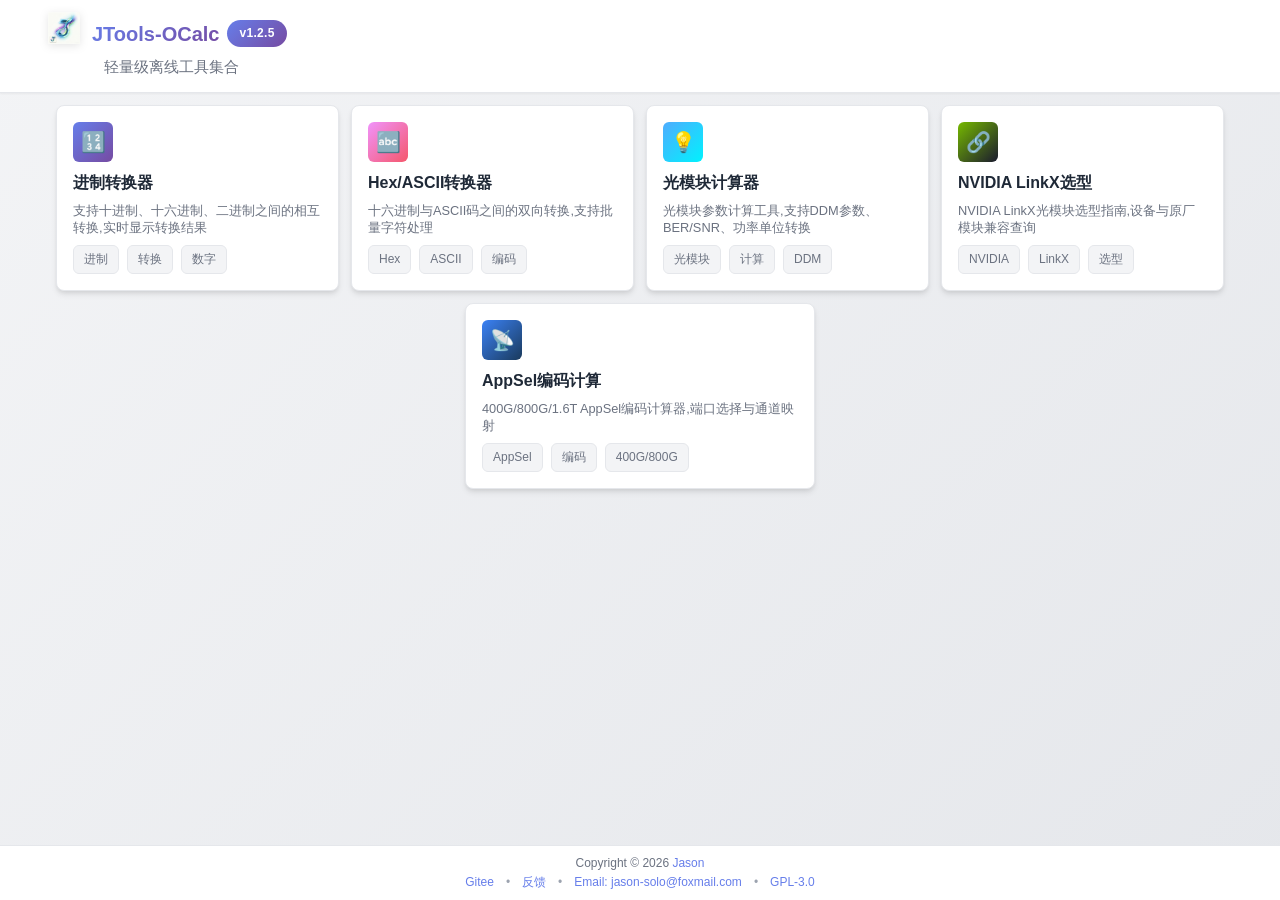
<file: index.html>
<!DOCTYPE html>
<html lang="zh-CN">
<head>
    <meta charset="UTF-8">
    <meta name="viewport" content="width=device-width, initial-scale=1.0">
    <meta http-equiv="refresh" content="0; url=home/index.html">
    <title>JTools-OCalc - 个人工具箱</title>
    <link rel="icon" href="assets/JTools-light.ico" type="image/x-icon">
    <style>
        body {
            font-family: -apple-system, BlinkMacSystemFont, 'Segoe UI', Roboto, Oxygen, Ubuntu, Cantarell, sans-serif;
            display: flex;
            justify-content: center;
            align-items: center;
            height: 100vh;
            margin: 0;
            background: linear-gradient(135deg, #667eea 0%, #764ba2 100%);
            color: white;
        }
        .container {
            text-align: center;
            padding: 2rem;
        }
        h1 {
            font-size: 2rem;
            margin-bottom: 1rem;
        }
        p {
            font-size: 1rem;
            opacity: 0.9;
        }
        a {
            color: white;
            text-decoration: underline;
        }
    </style>
</head>
<body>
    <div class="container">
        <h1>🧰 JTools-OCalc</h1>
        <p>正在跳转到主页...</p>
        <p>如果没有自动跳转,请 <a href="home/index.html">点击这里</a></p>
    </div>
    <script>
        // 确保重定向
        window.location.href = 'home/index.html';
    </script>
</body>
</html>
</file>
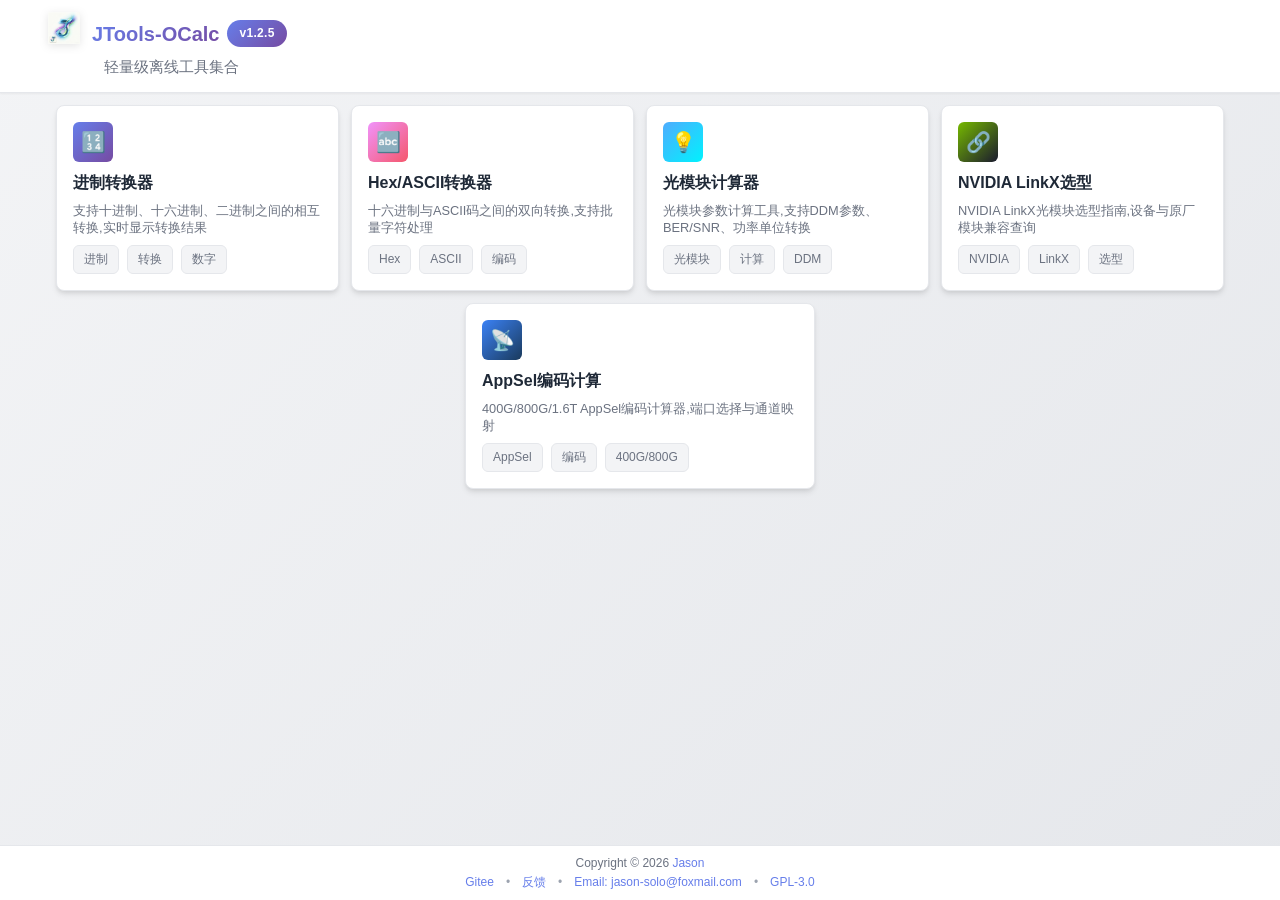
<file: home/index.html>
<!DOCTYPE html>
<html lang="zh-CN">
<head>
    <meta charset="UTF-8">
    <meta name="viewport" content="width=device-width, initial-scale=1.0">
    <title>JTools-OCalc - 个人工具箱</title>
    <link rel="stylesheet" href="style.css">
    <link rel="icon" href="../assets/JTools-light.ico" type="image/x-icon">
</head>
<body>
    <div class="app-container">
        <!-- 头部导航 -->
        <header class="app-header">
            <div class="header-content">
                <div class="logo-section">
                    <div class="logo-icon"><img src="../assets/JTools-light.png" alt="JTools-OCalc" style="height:32px;width:32px;"></div>
                    <div class="logo-text">
                        <h1>JTools-OCalc</h1>
                        <span class="version-badge">v1.2.3</span>
                    </div>
                </div>
                <div class="header-subtitle">轻量级离线工具集合</div>
            </div>
        </header>

        <!-- 主内容区 -->
        <main class="app-main">
            <div class="container">
                <!-- 工具网格 -->
                <div class="tools-grid" id="toolsGrid">
                    <!-- 工具卡片将由JavaScript动态生成 -->
                </div>
            </div>
        </main>

        <!-- 页脚 -->
    </div>
    <script src="../assets/config.js"></script>
    <script src="../assets/footer.js"></script>
    <script src="main.js"></script>
</body>
</html>
</file>
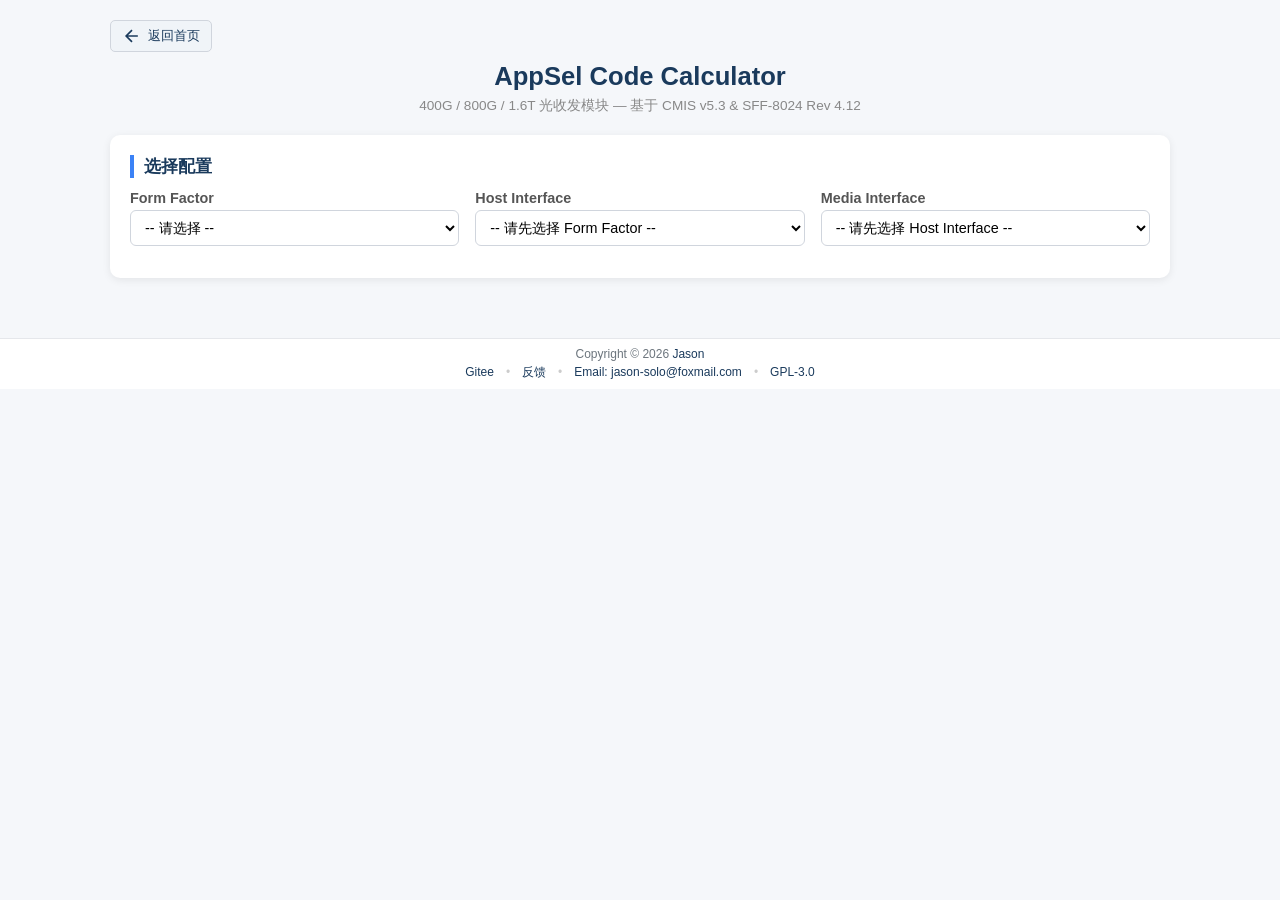
<file: appsel-code-calculator/appsel-code-calculator.html>
<!DOCTYPE html>
<html lang="zh-CN">
<head>
<meta charset="UTF-8">
<meta name="viewport" content="width=device-width, initial-scale=1.0">
<title>AppSel Code Calculator - 400G/800G/1.6T</title>
<style>
* { margin: 0; padding: 0; box-sizing: border-box; }
body { font-family: "Microsoft YaHei", "Segoe UI", sans-serif; background: #f5f7fa; color: #333; min-height: 100vh; }
.container { max-width: 1100px; margin: 0 auto; padding: 20px; }
h1 { text-align: center; font-size: 1.6em; margin-bottom: 6px; color: #1a3a5c; }
.subtitle { text-align: center; font-size: 0.85em; color: #888; margin-bottom: 20px; }
.card { background: #fff; border-radius: 10px; box-shadow: 0 2px 8px rgba(0,0,0,0.08); padding: 20px; margin-bottom: 16px; }
.card-title { font-size: 1.05em; font-weight: 700; color: #1a3a5c; margin-bottom: 12px; border-left: 4px solid #3b82f6; padding-left: 10px; }
.selector-row { display: flex; gap: 16px; flex-wrap: wrap; margin-bottom: 12px; }
.selector-group { flex: 1; min-width: 200px; }
.selector-group label { display: block; font-weight: 600; font-size: 0.9em; margin-bottom: 4px; color: #555; }
select { width: 100%; padding: 8px 10px; border: 1px solid #d0d5dd; border-radius: 6px; font-size: 0.9em; background: #fff; cursor: pointer; }
select:focus { outline: none; border-color: #3b82f6; box-shadow: 0 0 0 2px rgba(59,130,246,0.15); }
table { width: 100%; border-collapse: collapse; font-size: 0.85em; }
th { background: #1a3a5c; color: #fff; padding: 8px 6px; text-align: left; font-weight: 600; }
td { padding: 7px 6px; border-bottom: 1px solid #e8ecf2; }
tr:nth-child(even) td { background: #f8fafd; }
tr:hover td { background: #eef2ff; }
.mono { font-family: "Consolas", "Courier New", monospace; }
.compat-note { font-size: 0.82em; color: #666; margin-top: 8px; padding: 8px; background: #fffbe6; border-radius: 6px; border: 1px solid #f0e0a0; }
.compat-note strong { color: #b45309; }
.section-desc { font-size: 0.82em; color: #888; margin-bottom: 10px; }
.back-button { display: inline-flex; align-items: center; gap: .35rem; padding: .3rem .7rem; background: #f0f4f8; color: #1a3a5c; text-decoration: none; border-radius: 5px; font-size: .82rem; font-weight: 500; transition: all .2s; border: 1px solid #d0d5dd; margin-bottom: 10px; }
.back-button:hover { background: #3b82f6; color: #fff; border-color: #3b82f6; transform: translateX(-2px); }
.app-footer{background:#fff;border-top:1px solid #e5e7eb;padding:.5rem 0;margin-top:1.5rem;text-align:center}
.app-footer .footer-content{max-width:1100px;margin:0 auto;padding:0 20px}
.app-footer p{color:#6c757d;font-size:.75rem;margin:0}
.app-footer a{color:#1a3a5c;text-decoration:none;font-weight:500}
.app-footer a:hover{text-decoration:underline}
.app-footer .footer-links{display:flex;justify-content:center;align-items:center;gap:.75rem;flex-wrap:wrap;margin-top:.2rem}
.app-footer .separator{color:#ccc}
@media(max-width:768px){
.container{padding:12px}
.card{padding:12px}
h1{font-size:1.2em}
table{font-size:.72em}
th,td{padding:4px 3px}
.card-title{font-size:.92em}
}
.table-wrap{overflow-x:auto;-webkit-overflow-scrolling:touch}
</style>
</head>
<body>
<div class="container">
<a href="../home/index.html" class="back-button">
<svg width="20" height="20" viewBox="0 0 24 24" fill="none" stroke="currentColor" stroke-width="2"><path d="M19 12H5M12 19l-7-7 7-7"/></svg>
<span>返回首页</span>
</a>
<h1>AppSel Code Calculator</h1>
<p class="subtitle">400G / 800G / 1.6T 光收发模块 — 基于 CMIS v5.3 &amp; SFF-8024 Rev 4.12</p>

<div class="card">
<div class="card-title">选择配置</div>
<div class="selector-row">
<div class="selector-group">
<label for="sel-ff">Form Factor</label>
<select id="sel-ff"><option value="">-- 请选择 --</option></select>
</div>
<div class="selector-group">
<label for="sel-host">Host Interface</label>
<select id="sel-host"><option value="">-- 请先选择 Form Factor --</option></select>
</div>
<div class="selector-group">
<label for="sel-media">Media Interface</label>
<select id="sel-media"><option value="">-- 请先选择 Host Interface --</option></select>
</div>
<div class="selector-group" id="ib-lane-group" style="display:none;">
<label for="sel-ib-lanes">IB Host Lane数</label>
<select id="sel-ib-lanes">
<option value="1">1 lane</option>
<option value="2">2 lanes</option>
<option value="4">4 lanes</option>
<option value="8">8 lanes</option>
</select>
</div>
</div>
</div>

<div class="card" id="descriptor-card" style="display:none;">
<div class="card-title">Application Descriptor 字节详情</div>
<p class="section-desc">5字节 Application Descriptor 结构（CMIS Table 6-1）</p>
<div class="table-wrap">
<table>
<thead><tr><th>字节</th><th>位</th><th>名称</th><th>值 (Hex)</th><th>值 (Bin)</th><th>说明</th></tr></thead>
<tbody id="descriptor-tbody"></tbody>
</table>
</div>
</div>

<div class="card" id="compat-card" style="display:none;">
<div class="card-title">兼容性校验</div>
<div id="compat-info"></div>
</div>
</div>

<script>
const HOST_INTERFACES = [
  { id: 0x0A, name: "50GAUI-1 C2M", rate: 53.13, lanes: 1, laneRate: 26.5625, type: "ETH" },
  { id: 0x0D, name: "100GAUI-2 C2M", rate: 106.25, lanes: 2, laneRate: 26.5625, type: "ETH" },
  { id: 0x4B, name: "100GAUI-1-S C2M", rate: 106.25, lanes: 1, laneRate: 53.125, type: "ETH" },
  { id: 0x4C, name: "100GAUI-1-L C2M", rate: 106.25, lanes: 1, laneRate: 53.125, type: "ETH" },
  { id: 0x0F, name: "200GAUI-4 C2M", rate: 212.50, lanes: 4, laneRate: 26.5625, type: "ETH" },
  { id: 0x4D, name: "200GAUI-2-S C2M", rate: 212.50, lanes: 2, laneRate: 53.125, type: "ETH" },
  { id: 0x4E, name: "200GAUI-2-L C2M", rate: 212.50, lanes: 2, laneRate: 53.125, type: "ETH" },
  { id: 0x80, name: "200GAUI-1", rate: 212.50, lanes: 1, laneRate: 106.25, type: "ETH" },
  { id: 0x11, name: "400GAUI-8 C2M", rate: 425.00, lanes: 8, laneRate: 26.5625, type: "ETH" },
  { id: 0x4F, name: "400GAUI-4-S C2M", rate: 425.00, lanes: 4, laneRate: 53.125, type: "ETH" },
  { id: 0x50, name: "400GAUI-4-L C2M", rate: 425.00, lanes: 4, laneRate: 53.125, type: "ETH" },
  { id: 0x81, name: "400GAUI-2", rate: 425.00, lanes: 2, laneRate: 106.25, type: "ETH" },
  { id: 0x51, name: "800GAUI-8-S C2M", rate: 850.00, lanes: 8, laneRate: 53.125, type: "ETH" },
  { id: 0x52, name: "800GAUI-8-L C2M", rate: 850.00, lanes: 8, laneRate: 53.125, type: "ETH" },
  { id: 0x82, name: "800GAUI-4", rate: 850.00, lanes: 4, laneRate: 106.25, type: "ETH" },
  { id: 0x83, name: "1.6TAUI-8", rate: 1700.00, lanes: 8, laneRate: 106.25, type: "ETH" },
  { id: 0x31, name: "IB HDR", rate: 53.13, lanes: 12, laneRate: 26.5625, type: "IB", configurableLanes: true },
  { id: 0x32, name: "IB NDR", rate: 106.25, lanes: 12, laneRate: 53.125, type: "IB", configurableLanes: true },
  { id: 0xA0, name: "IB XDR", rate: 0, lanes: 8, laneRate: 106.25, type: "IB", configurableLanes: true }
];

const MEDIA_INTERFACES_MMF = [
  { id: 0x07, name: "50GBASE-SR", rate: 53.13, lanes: 1, laneRate: 26.5625, dist: "100m", fiber: "MMF" },
  { id: 0x0C, name: "100GBASE-SR2", rate: 106.25, lanes: 2, laneRate: 26.5625, dist: "100m", fiber: "MMF" },
  { id: 0x0D, name: "100GBASE-SR1", rate: 106.25, lanes: 1, laneRate: 53.125, dist: "100m", fiber: "MMF" },
  { id: 0x1D, name: "100GBASE-VR1", rate: 106.25, lanes: 1, laneRate: 53.125, dist: "50m", fiber: "MMF" },
  { id: 0x0E, name: "200GBASE-SR4", rate: 212.50, lanes: 4, laneRate: 26.5625, dist: "100m", fiber: "MMF" },
  { id: 0x1B, name: "200GBASE-SR2", rate: 212.50, lanes: 2, laneRate: 53.125, dist: "100m", fiber: "MMF" },
  { id: 0x1E, name: "200GBASE-VR2", rate: 212.50, lanes: 2, laneRate: 53.125, dist: "50m", fiber: "MMF" },
  { id: 0x10, name: "400GBASE-SR8", rate: 425.00, lanes: 8, laneRate: 26.5625, dist: "100m", fiber: "MMF" },
  { id: 0x11, name: "400GBASE-SR4", rate: 425.00, lanes: 4, laneRate: 53.125, dist: "100m", fiber: "MMF" },
  { id: 0x1F, name: "400GBASE-VR4", rate: 425.00, lanes: 4, laneRate: 53.125, dist: "50m", fiber: "MMF" },
  { id: 0x12, name: "800GBASE-SR8", rate: 850.00, lanes: 8, laneRate: 53.125, dist: "100m", fiber: "MMF" },
  { id: 0x20, name: "800GBASE-VR8", rate: 850.00, lanes: 8, laneRate: 53.125, dist: "50m", fiber: "MMF" }
];

const MEDIA_INTERFACES_SMF = [
  { id: 0x0B, name: "50GBASE-FR", rate: 53.13, lanes: 1, laneRate: 26.5625, dist: "2km", fiber: "SMF" },
  { id: 0x0C, name: "50GBASE-LR", rate: 53.13, lanes: 1, laneRate: 26.5625, dist: "10km", fiber: "SMF" },
  { id: 0x14, name: "100GBASE-DR", rate: 106.25, lanes: 1, laneRate: 53.125, dist: "500m", fiber: "SMF" },
  { id: 0x15, name: "100GBASE-FR", rate: 106.25, lanes: 1, laneRate: 53.125, dist: "2km", fiber: "SMF" },
  { id: 0x16, name: "100GBASE-LR", rate: 106.25, lanes: 1, laneRate: 53.125, dist: "10km", fiber: "SMF" },
  { id: 0x4A, name: "100G-LR1-20", rate: 106.25, lanes: 1, laneRate: 53.125, dist: "20km", fiber: "SMF" },
  { id: 0x17, name: "200GBASE-DR4", rate: 212.50, lanes: 4, laneRate: 26.5625, dist: "500m", fiber: "SMF" },
  { id: 0x18, name: "200GBASE-FR4", rate: 212.50, lanes: 4, laneRate: 26.5625, dist: "2km", fiber: "SMF" },
  { id: 0x19, name: "200GBASE-LR4", rate: 212.50, lanes: 4, laneRate: 26.5625, dist: "10km", fiber: "SMF" },
  { id: 0x73, name: "200GBASE-DR1", rate: 212.50, lanes: 1, laneRate: 106.25, dist: "500m", fiber: "SMF" },
  { id: 0x74, name: "200GBASE-DR1-2", rate: 212.50, lanes: 1, laneRate: 113.4375, dist: "2km", fiber: "SMF" },
  { id: 0x1A, name: "400GBASE-FR8", rate: 425.00, lanes: 8, laneRate: 26.5625, dist: "2km", fiber: "SMF" },
  { id: 0x1B, name: "400GBASE-LR8", rate: 425.00, lanes: 8, laneRate: 26.5625, dist: "10km", fiber: "SMF" },
  { id: 0x1C, name: "400GBASE-DR4", rate: 425.00, lanes: 4, laneRate: 53.125, dist: "500m", fiber: "SMF" },
  { id: 0x55, name: "400GBASE-DR4-2", rate: 425.00, lanes: 4, laneRate: 53.125, dist: "2km", fiber: "SMF" },
  { id: 0x75, name: "400GBASE-DR2", rate: 425.00, lanes: 2, laneRate: 106.25, dist: "500m", fiber: "SMF" },
  { id: 0x76, name: "400GBASE-DR2-2", rate: 425.00, lanes: 2, laneRate: 113.4375, dist: "2km", fiber: "SMF" },
  { id: 0x1D, name: "400GBASE-FR4", rate: 425.00, lanes: 4, laneRate: 53.125, dist: "2km", fiber: "SMF" },
  { id: 0x1E, name: "400G-LR4-10", rate: 425.00, lanes: 4, laneRate: 53.125, dist: "10km", fiber: "SMF" },
  { id: 0x56, name: "800GBASE-DR8", rate: 850.00, lanes: 8, laneRate: 53.125, dist: "500m", fiber: "SMF" },
  { id: 0x57, name: "800GBASE-DR8-2", rate: 850.00, lanes: 8, laneRate: 53.125, dist: "2km", fiber: "SMF" },
  { id: 0x77, name: "800GBASE-DR4", rate: 850.00, lanes: 4, laneRate: 106.25, dist: "500m", fiber: "SMF" },
  { id: 0x78, name: "800GBASE-DR4-2", rate: 850.00, lanes: 4, laneRate: 113.4375, dist: "2km", fiber: "SMF" },
  { id: 0x79, name: "800GBASE-FR4-500", rate: 850.00, lanes: 4, laneRate: 106.25, dist: "500m", fiber: "SMF" },
  { id: 0x7A, name: "800GBASE-FR4", rate: 850.00, lanes: 4, laneRate: 113.4375, dist: "2km", fiber: "SMF" },
  { id: 0x7B, name: "800GBASE-LR4", rate: 850.00, lanes: 4, laneRate: 113.4375, dist: "10km", fiber: "SMF" },
  { id: 0x7F, name: "1.6TBASE-DR8", rate: 1700.00, lanes: 8, laneRate: 106.25, dist: "500m", fiber: "SMF" },
  { id: 0x80, name: "1.6TBASE-DR8-2", rate: 1700.00, lanes: 8, laneRate: 113.4375, dist: "2km", fiber: "SMF" }
];

const ALL_MEDIA = [...MEDIA_INTERFACES_MMF, ...MEDIA_INTERFACES_SMF];

const FORM_FACTORS = [
  { name: "QSFP112", maxLanes: 4, desc: "4 lanes" },
  { name: "QSFPDD", maxLanes: 8, desc: "8 lanes" },
  { name: "OSFP",   maxLanes: 8, desc: "8 lanes" }
];

function hex2(n) { return "0x" + n.toString(16).toUpperCase().padStart(2, "0"); }
function bin8(n) { return "0b" + n.toString(2).padStart(8, "0"); }
function hexByte(n) { return n.toString(16).toUpperCase().padStart(2, "0") + "h"; }

function getLaneAssignmentOptions(groupLanes, ffMaxLanes) {
  const numGroups = ffMaxLanes / groupLanes;
  let val = 0;
  for (let i = 0; i < numGroups; i++) {
    val |= (1 << (i * groupLanes));
  }
  return val;
}

function getMediaTypeByte(mediaIf) {
  if (mediaIf.fiber === "MMF") return 0x01;
  if (mediaIf.fiber === "SMF") return 0x02;
  return 0x00;
}

const selFF = document.getElementById("sel-ff");
const selHost = document.getElementById("sel-host");
const selMedia = document.getElementById("sel-media");
const selIbLanes = document.getElementById("sel-ib-lanes");
const ibLaneGroup = document.getElementById("ib-lane-group");

FORM_FACTORS.forEach(ff => {
  const opt = document.createElement("option");
  opt.value = ff.name;
  opt.textContent = ff.name + " (" + ff.desc + ")";
  selFF.appendChild(opt);
});

selFF.addEventListener("change", function() {
  const ffName = selFF.value;
  selHost.innerHTML = "";
  selMedia.innerHTML = '<option value="">-- 请先选择 Host Interface --</option>';
  if (!ffName) {
    selHost.innerHTML = '<option value="">-- 请先选择 Form Factor --</option>';
    hideResults();
    return;
  }
  const ff = FORM_FACTORS.find(f => f.name === ffName);
  selHost.innerHTML = '<option value="">-- 请选择 --</option>';
  HOST_INTERFACES.filter(h => h.configurableLanes || h.lanes <= ff.maxLanes).forEach(h => {
    const opt = document.createElement("option");
    opt.value = h.id;
    const tag = h.type === "IB" ? "[IB]" : "[ETH]";
    const laneInfo = h.configurableLanes ? "1/2/4/8/12 lanes" : (h.lanes + " lanes");
    opt.textContent = hex2(h.id) + " " + h.name + " " + tag + " (" + laneInfo + ", " + h.rate + " Gb/s)";
    selHost.appendChild(opt);
  });
  hideResults();
});

selHost.addEventListener("change", function() {
  const hostId = parseInt(selHost.value);
  selMedia.innerHTML = "";
  if (!hostId) {
    selMedia.innerHTML = '<option value="">-- 请先选择 Host Interface --</option>';
    hideResults();
    return;
  }
  const host = HOST_INTERFACES.find(h => h.id === hostId);
  const ff = FORM_FACTORS.find(f => f.name === selFF.value);
  if (host.configurableLanes) {
    ibLaneGroup.style.display = "";
    const maxAllowed = ff.maxLanes;
    selIbLanes.innerHTML = "";
    [1,2,4,8].filter(l => l <= maxAllowed).forEach(l => {
      const opt = document.createElement("option");
      opt.value = l;
      opt.textContent = l + " lane" + (l > 1 ? "s" : "");
      if (l === maxAllowed) opt.selected = true;
      selIbLanes.appendChild(opt);
    });
  } else {
    ibLaneGroup.style.display = "none";
  }
  selMedia.innerHTML = '<option value="">-- 请选择 --</option>';
  const compatible = ALL_MEDIA.filter(m => m.lanes <= ff.maxLanes);
  compatible.forEach(m => {
    const opt = document.createElement("option");
    opt.value = m.id + "|" + m.fiber;
    const tag = m.fiber === "MMF" ? "[MMF]" : "[SMF]";
    const hostLanesForMatch = host.configurableLanes ? (parseInt(selIbLanes.value) || ff.maxLanes) : host.lanes;
    const hostRateForMatch = host.configurableLanes ? (hostLanesForMatch * host.laneRate) : host.rate;
    const rateMatch = Math.abs(m.rate - hostRateForMatch) < 0.01;
    const laneMatch = m.lanes === hostLanesForMatch;
    const marker = (rateMatch && laneMatch) ? " \u2713" : "";
    opt.textContent = hex2(m.id) + " " + m.name + " " + tag + " (" + m.lanes + " lanes, " + m.rate + " Gb/s, " + m.dist + ")" + marker;
    selMedia.appendChild(opt);
  });
  hideResults();
});

selMedia.addEventListener("change", function() { doCalculate(); });
selIbLanes.addEventListener("change", function() { doCalculate(); });

function doCalculate() {
  const hostId = parseInt(selHost.value);
  const mediaVal = selMedia.value;
  if (!hostId || !mediaVal) { hideResults(); return; }
  let host = HOST_INTERFACES.find(h => h.id === hostId);
  const [mediaIdStr, fiber] = mediaVal.split("|");
  const mediaId = parseInt(mediaIdStr);
  const media = ALL_MEDIA.find(m => m.id === mediaId && m.fiber === fiber);
  const ff = FORM_FACTORS.find(f => f.name === selFF.value);
  if (host.configurableLanes) {
    const ibLanes = parseInt(selIbLanes.value);
    host = Object.assign({}, host, { lanes: ibLanes, rate: ibLanes * host.laneRate * 2 });
  }
  calculate(ff, host, media);
}

function hideResults() {
  document.getElementById("descriptor-card").style.display = "none";
  document.getElementById("compat-card").style.display = "none";
}

function calculate(ff, host, media) {
  const hostIfId = host.id;
  const mediaIfId = media.id;
  const hostLaneCount = host.lanes;
  const mediaLaneCount = media.lanes;
  const hostLaneAssign = getLaneAssignmentOptions(hostLaneCount, ff.maxLanes);
  const mediaLaneAssign = getLaneAssignmentOptions(mediaLaneCount, ff.maxLanes);
  const mediaType = getMediaTypeByte(media);

  const byte1 = hostIfId;
  const byte2 = mediaIfId;
  const byte3 = ((hostLaneCount & 0xF) << 4) | (mediaLaneCount & 0xF);
  const byte4 = hostLaneAssign;
  const byte5 = mediaLaneAssign;

  const tbody = document.getElementById("descriptor-tbody");
  tbody.innerHTML = "";
  const descRows = [
    { byte: "1", bits: "7:0", name: "HostInterfaceID", val: byte1, desc: host.name },
    { byte: "2", bits: "7:0", name: "MediaInterfaceID", val: byte2, desc: media.name },
    { byte: "3", bits: "7:4", name: "HostLaneCount", val: hostLaneCount, desc: hostLaneCount + " lanes" },
    { byte: "3", bits: "3:0", name: "MediaLaneCount", val: mediaLaneCount, desc: mediaLaneCount + " lanes" },
    { byte: "4", bits: "7:0", name: "HostLaneAssignmentOptions", val: byte4, desc: laneAssignDesc(hostLaneAssign, hostLaneCount) },
    { byte: "5", bits: "7:0", name: "MediaLaneAssignmentOptions", val: byte5, desc: laneAssignDesc(mediaLaneAssign, mediaLaneCount) }
  ];
  descRows.forEach(r => {
    const tr = document.createElement("tr");
    const isLaneAssign = r.name.includes("LaneAssignment");
    const hexStr = isLaneAssign ? hex2(r.val) : (r.name.includes("LaneCount") ? (r.val).toString(16).toUpperCase() + "h" : hex2(r.val));
    const binStr = isLaneAssign ? bin8(r.val) : (r.name.includes("LaneCount") ? "0b" + r.val.toString(2).padStart(4, "0") : bin8(r.val));
    tr.innerHTML = '<td class="mono">' + r.byte + '</td><td class="mono">' + r.bits + '</td><td>' + r.name + '</td><td class="mono">' + hexStr + '</td><td class="mono">' + binStr + '</td><td>' + r.desc + '</td>';
    tbody.appendChild(tr);
  });
  document.getElementById("descriptor-card").style.display = "";

  const compatDiv = document.getElementById("compat-info");
  compatDiv.innerHTML = "";
  const rateMatch = Math.abs(media.rate - host.rate) < 0.01;
  const laneMatch = media.lanes === host.lanes;
  const hostLaneOk = host.lanes <= ff.maxLanes;
  const mediaLaneOk = media.lanes <= ff.maxLanes;
  let notes = [];
  if (!rateMatch) notes.push("Host速率(" + host.rate + " Gb/s)与Media速率(" + media.rate + " Gb/s)不匹配");
  if (!laneMatch) notes.push("Host lane数(" + host.lanes + ")与Media lane数(" + media.lanes + ")不同，需确认lane映射");
  if (!hostLaneOk) notes.push("Host lane数(" + host.lanes + ")超过" + ff.name + "最大lane数(" + ff.maxLanes + ")");
  if (!mediaLaneOk) notes.push("Media lane数(" + media.lanes + ")超过" + ff.name + "最大lane数(" + ff.maxLanes + ")");
  if (notes.length === 0) {
    compatDiv.innerHTML = '<div class="compat-note"><strong>\u2713 配置兼容</strong> — Host/Media速率和lane数匹配，且在' + ff.name + ' lane范围内。</div>';
  } else {
    compatDiv.innerHTML = '<div class="compat-note"><strong>\u26A0 注意</strong><br>' + notes.map(n => "\u2022 " + n).join("<br>") + '</div>';
  }
  document.getElementById("compat-card").style.display = "";
}

function laneAssignDesc(val, lanes) {
  const bits = val.toString(2).padStart(8, "0").split("").reverse();
  const startLanes = [];
  bits.forEach((b, i) => { if (b === "1") startLanes.push(i + 1); });
  return "可从Lane " + startLanes.join("/") + "开始 (" + lanes + "-lane组)";
}
</script>
<script src="../assets/config.js"></script>
<script src="../assets/footer.js"></script>
</body>
</html>
</file>
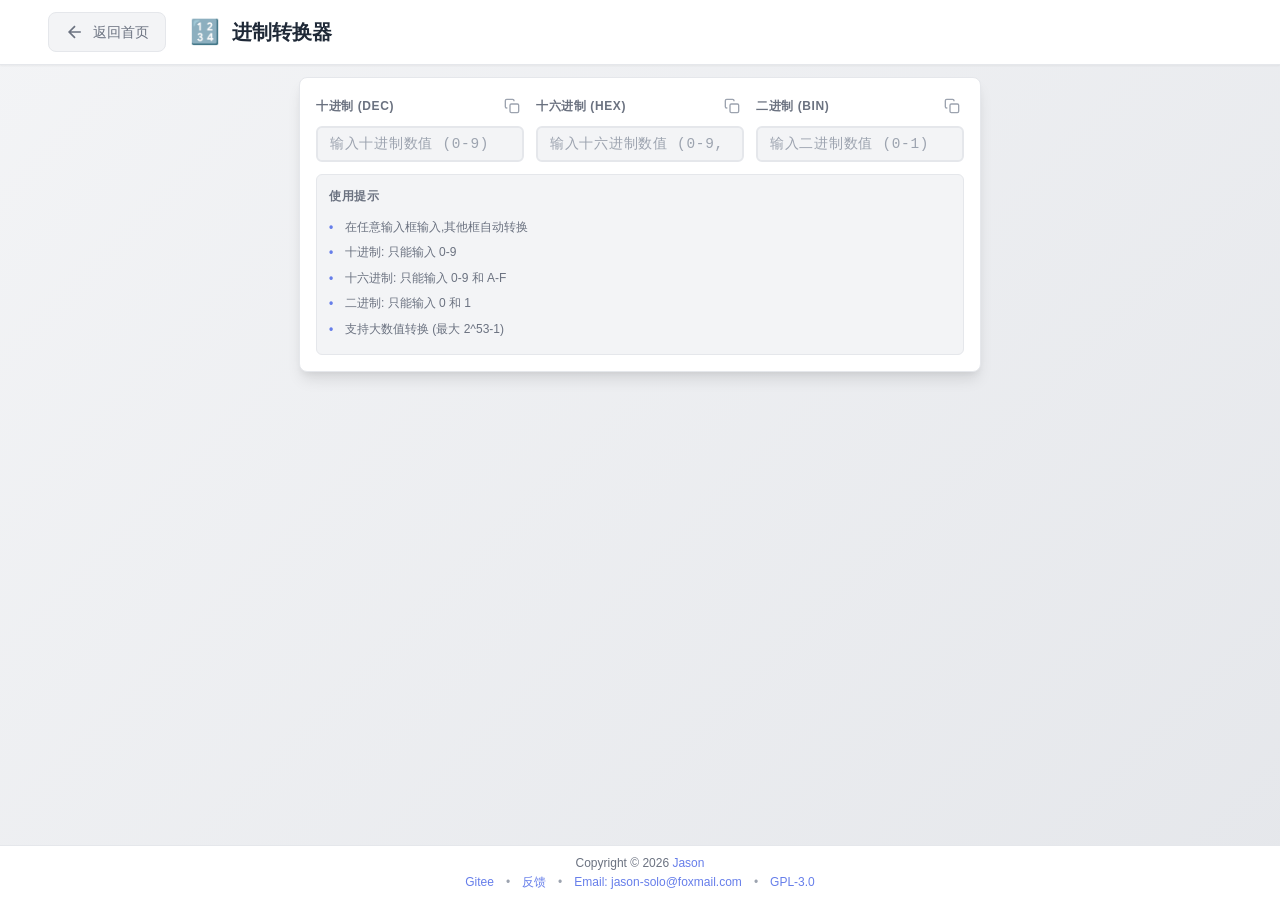
<file: converter/converter.html>
<!DOCTYPE html>
<html lang="zh-CN">
<head>
    <meta charset="UTF-8">
    <meta name="viewport" content="width=device-width, initial-scale=1.0">
    <title>进制转换器 - JTools-OCalc</title>
    <link rel="stylesheet" href="../home/style.css">
    <link rel="stylesheet" href="converter.css">
    <link rel="icon" href="../assets/JTools-light.ico" type="image/x-icon">
</head>
<body>
    <div class="app-container">
        <!-- 头部导航 -->
        <header class="app-header">
            <div class="header-content">
                <div class="nav-bar">
                    <a href="../home/index.html" class="back-button">
                        <svg width="20" height="20" viewBox="0 0 24 24" fill="none" stroke="currentColor" stroke-width="2">
                            <path d="M19 12H5M12 19l-7-7 7-7"/>
                        </svg>
                        <span>返回首页</span>
                    </a>
                    <div class="page-title">
                        <span class="page-icon">🔢</span>
                        <h1>进制转换器</h1>
                    </div>
                </div>
            </div>
        </header>

        <!-- 主内容区 -->
        <main class="app-main">
            <div class="container">
                <div class="converter-card">
                    <!-- 横向排列的输入框 -->
                    <div class="inputs-row">
                        <!-- 十进制输入 -->
                        <div class="input-section">
                            <div class="input-header">
                                <span class="input-label">十进制 (DEC)</span>
                                <button class="copy-btn" data-target="decimalInput" title="复制">
                                    <svg width="16" height="16" viewBox="0 0 24 24" fill="none" stroke="currentColor" stroke-width="2">
                                        <rect x="9" y="9" width="13" height="13" rx="2" ry="2"></rect>
                                        <path d="M5 15H4a2 2 0 0 1-2-2V4a2 2 0 0 1 2-2h9a2 2 0 0 1 2 2v1"></path>
                                    </svg>
                                </button>
                            </div>
                            <input type="text" id="decimalInput" class="input-box" placeholder="输入十进制数值 (0-9)" autocomplete="off">
                        </div>

                        <!-- 十六进制输入 -->
                        <div class="input-section">
                            <div class="input-header">
                                <span class="input-label">十六进制 (HEX)</span>
                                <button class="copy-btn" data-target="hexInput" title="复制">
                                    <svg width="16" height="16" viewBox="0 0 24 24" fill="none" stroke="currentColor" stroke-width="2">
                                        <rect x="9" y="9" width="13" height="13" rx="2" ry="2"></rect>
                                        <path d="M5 15H4a2 2 0 0 1-2-2V4a2 2 0 0 1 2-2h9a2 2 0 0 1 2 2v1"></path>
                                    </svg>
                                </button>
                            </div>
                            <input type="text" id="hexInput" class="input-box" placeholder="输入十六进制数值 (0-9, A-F)" autocomplete="off">
                        </div>

                        <!-- 二进制输入 -->
                        <div class="input-section">
                            <div class="input-header">
                                <span class="input-label">二进制 (BIN)</span>
                                <button class="copy-btn" data-target="binaryInput" title="复制">
                                    <svg width="16" height="16" viewBox="0 0 24 24" fill="none" stroke="currentColor" stroke-width="2">
                                        <rect x="9" y="9" width="13" height="13" rx="2" ry="2"></rect>
                                        <path d="M5 15H4a2 2 0 0 1-2-2V4a2 2 0 0 1 2-2h9a2 2 0 0 1 2 2v1"></path>
                                    </svg>
                                </button>
                            </div>
                            <input type="text" id="binaryInput" class="input-box" placeholder="输入二进制数值 (0-1)" autocomplete="off">
                        </div>
                    </div>

                    <!-- 使用提示 -->
                    <div class="tips-section">
                        <div class="tips-title">使用提示</div>
                        <ul class="tips-list">
                            <li>在任意输入框输入,其他框自动转换</li>
                            <li>十进制: 只能输入 0-9</li>
                            <li>十六进制: 只能输入 0-9 和 A-F</li>
                            <li>二进制: 只能输入 0 和 1</li>
                            <li>支持大数值转换 (最大 2^53-1)</li>
                        </ul>
                    </div>
                </div>
            </div>
        </main>

        <!-- 页脚 -->
    </div>

    <script src="../assets/config.js"></script>
    <script src="../assets/footer.js"></script>
    <script src="converter.js"></script>
</body>
</html>
</file>
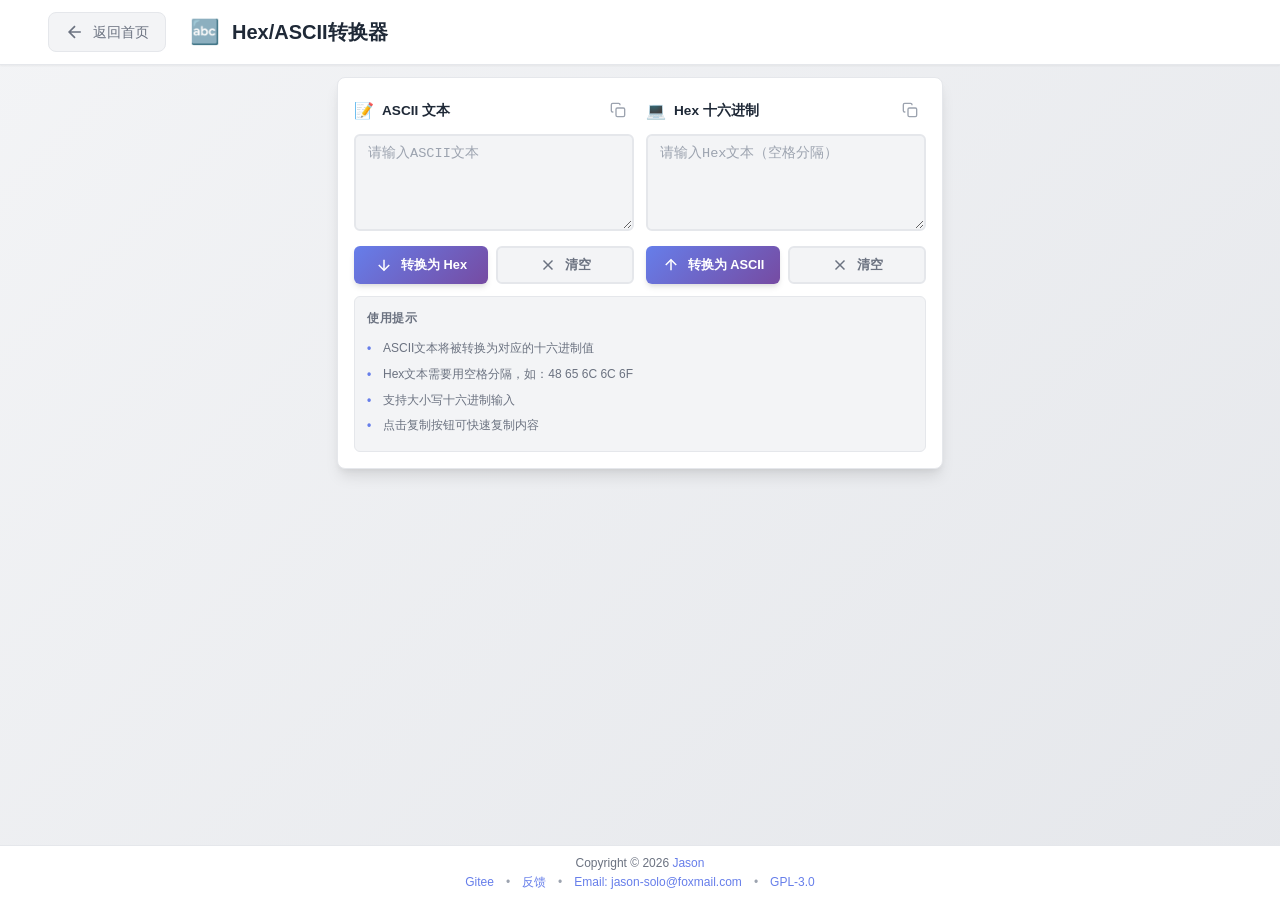
<file: hexascii/hexascii.html>
<!DOCTYPE html>
<html lang="zh-CN">
<head>
    <meta charset="UTF-8">
    <meta name="viewport" content="width=device-width, initial-scale=1.0">
    <title>Hex/ASCII转换器 - JTools-OCalc</title>
    <link rel="stylesheet" href="../home/style.css">
    <link rel="stylesheet" href="hexascii.css">
    <link rel="icon" href="../assets/JTools-light.ico" type="image/x-icon">
</head>
<body>
    <div class="app-container">
        <!-- 头部导航 -->
        <header class="app-header">
            <div class="header-content">
                <div class="nav-bar">
                    <a href="../home/index.html" class="back-button">
                        <svg width="20" height="20" viewBox="0 0 24 24" fill="none" stroke="currentColor" stroke-width="2">
                            <path d="M19 12H5M12 19l-7-7 7-7"/>
                        </svg>
                        <span>返回首页</span>
                    </a>
                    <div class="page-title">
                        <span class="page-icon">🔤</span>
                        <h1>Hex/ASCII转换器</h1>
                    </div>
                </div>
            </div>
        </header>

        <!-- 主内容区 -->
        <main class="app-main">
            <div class="container">
                <div class="converter-card">
                    <!-- 横向排列的输入区 -->
                    <div class="inputs-row">
                        <!-- ASCII输入区 -->
                        <div class="input-section">
                            <div class="section-header">
                                <div class="section-title">
                                    <span class="section-icon">📝</span>
                                    <span>ASCII 文本</span>
                                </div>
                                <button class="copy-btn" data-target="asciiInput" title="复制">
                                    <svg width="16" height="16" viewBox="0 0 24 24" fill="none" stroke="currentColor" stroke-width="2">
                                        <rect x="9" y="9" width="13" height="13" rx="2" ry="2"></rect>
                                        <path d="M5 15H4a2 2 0 0 1-2-2V4a2 2 0 0 1 2-2h9a2 2 0 0 1 2 2v1"></path>
                                    </svg>
                                </button>
                            </div>
                            <textarea id="asciiInput" class="input-box" placeholder="请输入ASCII文本" rows="4"></textarea>
                            <div class="btn-group">
                                <button id="asciiToHexBtn" class="btn btn-primary">
                                    <svg width="18" height="18" viewBox="0 0 24 24" fill="none" stroke="currentColor" stroke-width="2">
                                        <line x1="12" y1="5" x2="12" y2="19"></line>
                                        <polyline points="19 12 12 19 5 12"></polyline>
                                    </svg>
                                    <span>转换为 Hex</span>
                                </button>
                                <button id="clearAsciiBtn" class="btn btn-secondary">
                                    <svg width="18" height="18" viewBox="0 0 24 24" fill="none" stroke="currentColor" stroke-width="2">
                                        <line x1="18" y1="6" x2="6" y2="18"></line>
                                        <line x1="6" y1="6" x2="18" y2="18"></line>
                                    </svg>
                                    <span>清空</span>
                                </button>
                            </div>
                        </div>

                        <!-- Hex输入区 -->
                        <div class="input-section">
                            <div class="section-header">
                                <div class="section-title">
                                    <span class="section-icon">💻</span>
                                    <span>Hex 十六进制</span>
                                </div>
                                <button class="copy-btn" data-target="hexInput" title="复制">
                                    <svg width="16" height="16" viewBox="0 0 24 24" fill="none" stroke="currentColor" stroke-width="2">
                                        <rect x="9" y="9" width="13" height="13" rx="2" ry="2"></rect>
                                        <path d="M5 15H4a2 2 0 0 1-2-2V4a2 2 0 0 1 2-2h9a2 2 0 0 1 2 2v1"></path>
                                    </svg>
                                </button>
                            </div>
                            <textarea id="hexInput" class="input-box" placeholder="请输入Hex文本（空格分隔）" rows="4"></textarea>
                            <div class="btn-group">
                                <button id="hexToAsciiBtn" class="btn btn-primary">
                                    <svg width="18" height="18" viewBox="0 0 24 24" fill="none" stroke="currentColor" stroke-width="2">
                                        <line x1="12" y1="19" x2="12" y2="5"></line>
                                        <polyline points="5 12 12 5 19 12"></polyline>
                                    </svg>
                                    <span>转换为 ASCII</span>
                                </button>
                                <button id="clearHexBtn" class="btn btn-secondary">
                                    <svg width="18" height="18" viewBox="0 0 24 24" fill="none" stroke="currentColor" stroke-width="2">
                                        <line x1="18" y1="6" x2="6" y2="18"></line>
                                        <line x1="6" y1="6" x2="18" y2="18"></line>
                                    </svg>
                                    <span>清空</span>
                                </button>
                            </div>
                        </div>
                    </div>

                    <!-- 使用提示 -->
                    <div class="tips-section">
                        <div class="tips-title">使用提示</div>
                        <ul class="tips-list">
                            <li>ASCII文本将被转换为对应的十六进制值</li>
                            <li>Hex文本需要用空格分隔，如：48 65 6C 6C 6F</li>
                            <li>支持大小写十六进制输入</li>
                            <li>点击复制按钮可快速复制内容</li>
                        </ul>
                    </div>
                </div>
            </div>
        </main>

        <!-- 页脚 -->
    </div>

    <script src="../assets/config.js"></script>
    <script src="../assets/footer.js"></script>
    <script src="hexascii.js"></script>
</body>
</html>
</file>
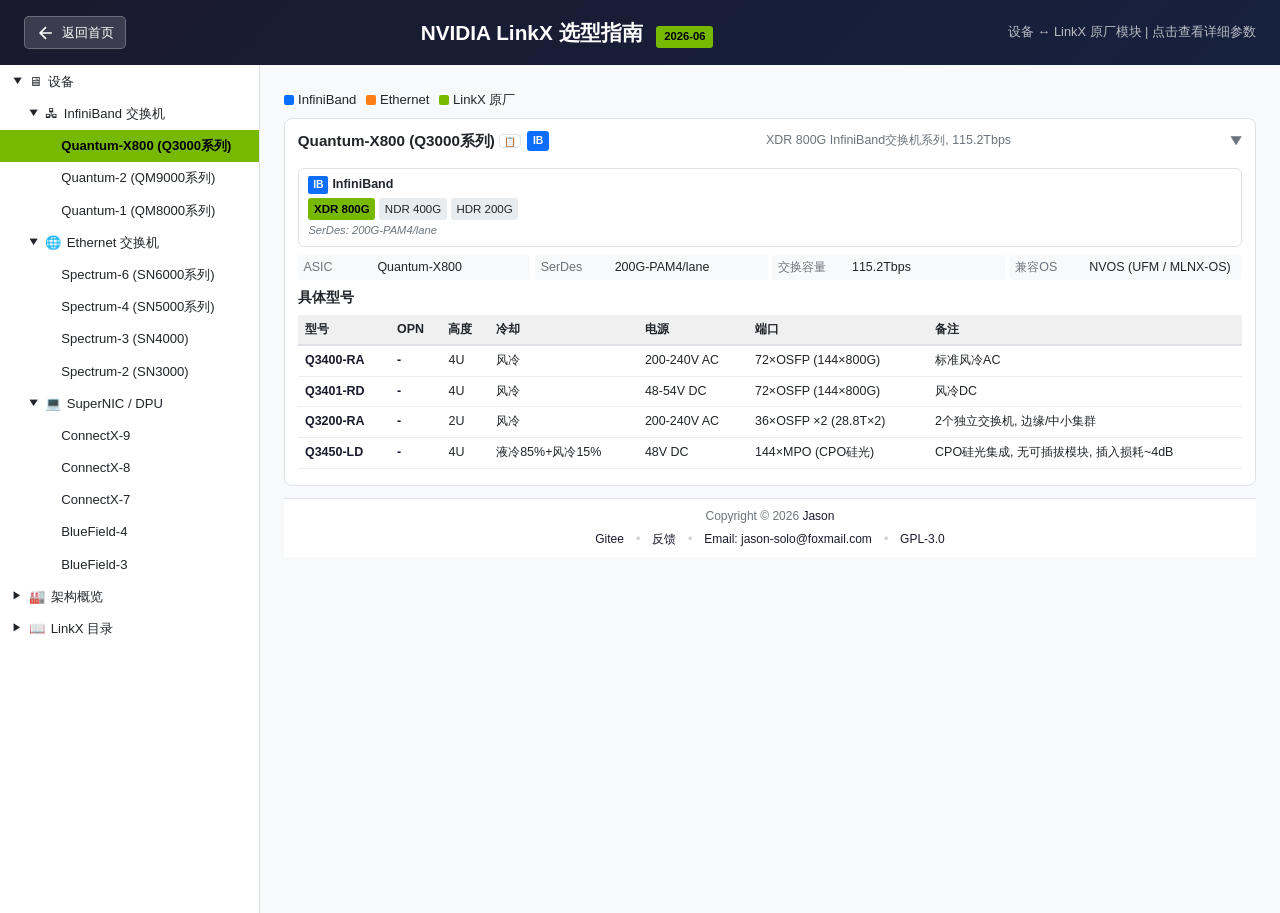
<file: nvidia-linkx-selector/nvidia-linkx-selector-260612.html>
<!DOCTYPE html>
<html lang="zh-CN">
<head>
<meta charset="UTF-8">
<meta name="viewport" content="width=device-width, initial-scale=1.0">
<title>NVIDIA LinkX 光模块选型指南</title>
<style>
:root{--bg:#f8f9fa;--card:#fff;--border:#dee2e6;--accent:#76b900;--accent2:#1a1a2e;--text:#212529;--muted:#6c757d;--ib:#0d6efd;--eth:#fd7e14;--linkx:#76b900;--sidebar-w:260px}
*{margin:0;padding:0;box-sizing:border-box}
body{font-family:-apple-system,BlinkMacSystemFont,"Segoe UI",Roboto,sans-serif;background:var(--bg);color:var(--text);line-height:1.6}
.header{background:linear-gradient(135deg,#1a1a2e,#16213e);color:#fff;padding:1rem 1.5rem;display:flex;align-items:center;justify-content:space-between;flex-wrap:wrap;gap:.5rem}
.back-button{display:inline-flex;align-items:center;gap:.35rem;padding:.3rem .7rem;background:rgba(255,255,255,.15);color:#fff;text-decoration:none;border-radius:5px;font-size:.82rem;font-weight:500;transition:all .2s;border:1px solid rgba(255,255,255,.25)}
.back-button:hover{background:rgba(255,255,255,.3);transform:translateX(-2px)}
.header h1{font-size:1.3rem}
.header h1 .badge{display:inline-block;background:var(--accent);color:#000;padding:.1rem .5rem;border-radius:3px;font-size:.7rem;font-weight:700;margin-left:.5rem}
.header .subtitle{opacity:.7;font-size:.8rem}
.layout{display:flex;height:calc(100vh - 52px);overflow:hidden}
.sidebar{width:var(--sidebar-w);min-width:var(--sidebar-w);background:var(--card);border-right:1px solid var(--border);overflow-y:auto;overflow-x:hidden;flex-shrink:0}
.sidebar-toggle{display:none;position:fixed;top:52px;left:0;z-index:100;background:var(--accent);color:#000;border:none;padding:.4rem .6rem;cursor:pointer;font-size:1rem}
.tree-item{display:flex;align-items:center;gap:.35rem;padding:.35rem .6rem;padding-left:calc(.6rem + var(--depth,0)*1rem);cursor:pointer;font-size:.82rem;white-space:nowrap;overflow:hidden;text-overflow:ellipsis;transition:background .15s;user-select:none}
.tree-item:hover{background:#e9ecef}
.tree-item.active{background:var(--accent);color:#000;font-weight:600}
.tree-item .arrow{font-size:.65rem;transition:transform .2s;flex-shrink:0;width:14px;text-align:center}
.tree-item .arrow.open{transform:rotate(90deg)}
.tree-item .icon{flex-shrink:0}
.tree-children{display:none}
.tree-children.open{display:block}
.main{flex:1;overflow-y:auto;padding:1rem 1.5rem}
.section-title{font-size:1.1rem;font-weight:700;margin:1rem 0 .6rem;padding-bottom:.25rem;border-bottom:2px solid var(--accent);display:flex;align-items:center;gap:.5rem}
.section-title .icon{font-size:1.2rem}
.legend{display:flex;flex-wrap:wrap;gap:.6rem;margin:.5rem 0;font-size:.82rem}
.legend span{display:flex;align-items:center;gap:.25rem}
.legend .dot{width:10px;height:10px;border-radius:2px;display:inline-block}
.card{background:var(--card);border:1px solid var(--border);border-radius:8px;margin-bottom:.8rem;overflow:hidden;transition:box-shadow .2s}
.card:hover{box-shadow:0 2px 12px rgba(0,0,0,.08)}
.card-header{display:flex;align-items:center;justify-content:space-between;padding:.6rem .8rem;cursor:pointer;user-select:none}
.card-header:hover{background:#f0f0f0}
.card-header .name{font-weight:700;font-size:.95rem;display:flex;align-items:center;gap:.4rem}
.card-header .name .tag{font-size:.65rem;padding:.1rem .35rem;border-radius:3px;color:#fff;font-weight:600}
.card-header .summary{color:var(--muted);font-size:.78rem}
.card-header .arrow{transition:transform .2s;font-size:.85rem;color:var(--muted)}
.card.open .card-header .arrow{transform:rotate(90deg)}
.card-body{display:none;padding:0 .8rem .6rem}
.card.open .card-body{display:block}
.rate-box{display:flex;flex-wrap:wrap;gap:.5rem;margin:.3rem 0 .5rem}
.rate-section{flex:1;min-width:200px;border:1px solid var(--border);border-radius:6px;padding:.4rem .6rem}
.rate-section .rate-title{font-weight:700;font-size:.78rem;margin-bottom:.2rem;display:flex;align-items:center;gap:.25rem}
.rate-section .rate-list{display:flex;flex-wrap:wrap;gap:.25rem}
.rate-chip{font-size:.72rem;padding:.1rem .35rem;border-radius:3px;background:#e9ecef;font-weight:500}
.rate-chip.active{background:var(--accent);color:#000;font-weight:700}
.rate-note{font-size:.7rem;color:var(--muted);margin-top:.15rem;font-style:italic}
.spec-grid{display:grid;grid-template-columns:repeat(auto-fill,minmax(220px,1fr));gap:.3rem;margin:.4rem 0}
.spec-item{display:flex;gap:.25rem;font-size:.78rem;padding:.15rem .35rem;background:#f8f9fa;border-radius:3px}
.spec-item .label{color:var(--muted);white-space:nowrap;min-width:70px}
.spec-item .value{font-weight:500}
.mod-table{width:100%;border-collapse:collapse;font-size:.78rem;margin:.4rem 0}
.mod-table th{background:#f0f0f0;padding:.3rem .45rem;text-align:left;font-weight:600;white-space:nowrap;border-bottom:2px solid var(--border)}
.mod-table td{padding:.3rem .45rem;border-bottom:1px solid #eee;vertical-align:top}
.mod-table tr:hover td{background:#f8f9fa}
.mod-table .pn{font-weight:600;cursor:pointer;color:var(--accent2)}
.mod-table .pn:hover{text-decoration:underline}
.badge-ib{background:var(--ib);color:#fff;padding:.05rem .3rem;border-radius:2px;font-size:.65rem;font-weight:600}
.badge-eth{background:var(--eth);color:#fff;padding:.05rem .3rem;border-radius:2px;font-size:.65rem;font-weight:600}
.badge-linkx{background:var(--linkx);color:#000;padding:.05rem .3rem;border-radius:2px;font-size:.65rem;font-weight:600}
.modal-overlay{display:none;position:fixed;inset:0;background:rgba(0,0,0,.5);z-index:1000;justify-content:center;align-items:center;padding:1rem}
.modal-overlay.show{display:flex}
.modal{background:var(--card);border-radius:10px;max-width:600px;width:100%;max-height:80vh;overflow-y:auto;padding:1.5rem;box-shadow:0 8px 32px rgba(0,0,0,.2)}
.modal h2{font-size:1.1rem;margin-bottom:.5rem;display:flex;align-items:center;gap:.5rem}
.modal .pn-display{font-size:1.3rem;font-weight:700;font-family:monospace;letter-spacing:.5px;margin:.3rem 0;display:flex;align-items:center;gap:.5rem}
.copy-btn{display:inline-flex;align-items:center;gap:.2rem;padding:.15rem .4rem;border:1px solid var(--border);border-radius:4px;background:var(--card);cursor:pointer;font-size:.72rem;color:var(--muted);transition:all .2s}
.copy-btn:hover{background:var(--accent);color:#000;border-color:var(--accent)}
.copy-btn.copied{background:var(--accent);color:#000;border-color:var(--accent)}
.device-link{color:inherit;text-decoration:none}
.device-link:hover{text-decoration:underline;color:var(--accent)}
.dev-name-wrap{display:inline-flex;align-items:center;gap:.25rem}
.dev-name-wrap .copy-btn{font-size:.6rem;padding:.05rem .25rem}
.doc-link{display:inline-flex;align-items:center;gap:.2rem;padding:.1rem .35rem;border:1px solid var(--accent);border-radius:3px;background:transparent;cursor:pointer;font-size:.68rem;color:var(--accent);text-decoration:none;transition:all .2s;margin-left:.3rem}
.doc-link:hover{background:var(--accent);color:#000}
.modal .close{float:right;cursor:pointer;font-size:1.2rem;color:var(--muted);border:none;background:none}
.modal .close:hover{color:var(--text)}
.modal .spec-grid{margin:.5rem 0}
.note{background:#fff3cd;border-left:3px solid #ffc107;padding:.4rem .6rem;font-size:.78rem;margin:.4rem 0;border-radius:0 4px 4px 0}
.note strong{color:#856404}
.arch-grid{display:grid;grid-template-columns:repeat(3,1fr);gap:.8rem;margin:.8rem 0}
.arch-card{background:var(--card);border:1px solid var(--border);border-radius:8px;overflow:hidden}
.arch-header{padding:.6rem .8rem;display:flex;align-items:center;gap:.5rem;border-bottom:2px solid var(--border)}
.arch-badge{display:inline-block;padding:.15rem .5rem;border-radius:4px;font-size:.75rem;font-weight:700;color:#fff}
.arch-badge.hopper{background:#76b900}
.arch-badge.blackwell{background:#1a1a2e}
.arch-badge.rubin{background:#0d6efd}
.arch-sub{font-size:.78rem;color:var(--muted)}
.arch-body{padding:.5rem .8rem}
.arch-row{display:flex;gap:.4rem;padding:.25rem 0;font-size:.78rem;border-bottom:1px solid #f0f0f0}
.arch-row:last-child{border-bottom:none}
.arch-label{color:var(--muted);white-space:nowrap;min-width:90px;font-weight:600}
.arch-val{font-weight:400}
.footer{text-align:center;padding:1rem;color:var(--muted);font-size:.75rem;border-top:1px solid var(--border);margin-top:1.5rem}
.app-footer{background:var(--card);border-top:1px solid var(--border);padding:.5rem 0;margin-top:auto;text-align:center}
.app-footer .footer-content{max-width:1200px;margin:0 auto;padding:0 1rem}
.app-footer p{color:var(--muted);font-size:.75rem;margin:0}
.app-footer a{color:var(--accent2);text-decoration:none;font-weight:500}
.app-footer a:hover{text-decoration:underline}
.app-footer .footer-links{display:flex;justify-content:center;align-items:center;gap:.75rem;flex-wrap:wrap;margin-top:.2rem}
.app-footer .separator{color:#ccc}
@media(max-width:900px){
.sidebar{position:fixed;top:52px;left:0;bottom:0;z-index:50;transform:translateX(-100%);transition:transform .25s}
.sidebar.show{transform:translateX(0)}
.sidebar-toggle{display:block}
.main{padding:.8rem}
.arch-grid{grid-template-columns:1fr}
.spec-grid{grid-template-columns:1fr}
}
</style>
</head>
<body>
<div class="header">
<a href="../home/index.html" class="back-button">
<svg width="20" height="20" viewBox="0 0 24 24" fill="none" stroke="currentColor" stroke-width="2"><path d="M19 12H5M12 19l-7-7 7-7"/></svg>
<span>返回首页</span>
</a>
<h1>NVIDIA LinkX 选型指南 <span class="badge">2026-06</span></h1>
<span class="subtitle">设备 &harr; LinkX 原厂模块 | 点击查看详细参数</span>
</div>
<button class="sidebar-toggle" onclick="document.querySelector('.sidebar').classList.toggle('show')">&#x2630;</button>
<div class="layout">
<div class="sidebar" id="sidebar"></div>
<div class="main" id="main"></div>
</div>
<div class="modal-overlay" id="modalOverlay">
<div class="modal" id="modal"></div>
</div>
<script>
const DEV_URL={
"qx800":"https://docs.nvidia.com/networking/display/xdrswitcheshwum",
"qm2":"https://docs.nvidia.com/networking/display/qm97x0pub",
"qm1":"https://www.nvidia.com/en-us/networking/infiniband-switching/",
"sn5000":"https://docs.nvidia.com/networking/display/sn5000/introduction",
"sn6":"https://www.nvidia.com/en-us/networking/ethernet-switching/",
"sn4":"https://docs.nvidia.com/networking/display/sn4000/specifications",
"sn3":"https://docs.nvidia.com/networking/display/sn3000um/introduction",
"cx9":"https://docs.nvidia.com/networking/display/connectx9supernic/introduction",
"cx8":"https://docs.nvidia.com/networking/display/connectx8supernic/introduction",
"cx7":"https://docs.nvidia.com/networking/display/connectx7vpi",
"bf4":"https://www.nvidia.cn/networking/products/data-processing-unit/",
"bf3":"https://docs.nvidia.com/networking/display/bf3dpu"
};
const MOD_URL={
"MMS4A00":"https://docs.nvidia.com/networking/display/9IAHX00XMOSFPTCVR1600",
"MMS4C10":"https://docs.nvidia.com/networking/display/9IAU000XMOSFPTCVR1600",
"MMS4C11":"https://docs.nvidia.com/networking/display/9IAU000XMOSFPTCVR1600",
"MMS4X00-NM":"https://docs.nvidia.com/networking/display/MMS4X00NM800G500M",
"MMS4X00-NM-FLT":"https://docs.nvidia.com/networking/display/MMS4X00NM800G500M",
"MMS4X00-NM-HGX":"https://docs.nvidia.com/networking/display/MMS4X00NMHGX500",
"MMS4X50-NM":"https://docs.nvidia.com/networking/display/MMS4X50NM800G2KMPUB",
"MMS4X90-NR":"https://docs.nvidia.com/networking/display/MMS4X90NR800G",
"MMS4X00-NS":"https://docs.nvidia.com/networking/display/800GMMS4X00NS",
"MMS4X00-NS-T":"https://docs.nvidia.com/networking/display/800GMMS4X00NST",
"MMS4X00-NM-T":"https://docs.nvidia.com/networking/display/MMS4X00NMT800G",
"MMA4Z00-NS-T":"https://docs.nvidia.com/networking/display/800GMMA4Z00NST",
"MMS4A20":"https://docs.nvidia.com/networking/display/9IAT0MOSFP800SPRHS",
"MMS4X00-NM16":"https://docs.nvidia.com/networking/display/MMS4X00NM16",
"MMA4Z00-NS400":"https://docs.nvidia.com/networking/display/MMA4Z00NS400",
"MMA4Z00-NS400-T":"https://docs.nvidia.com/networking/display/MMA4Z00NS400T",
"MMS4X00-NS400":"https://docs.nvidia.com/networking/display/MMS4X00NS400",
"MMA1Z00-NS400":"https://docs.nvidia.com/networking/display/MMS1Z00NS400SR4",
"MMA1Z00-NS400-T":"https://docs.nvidia.com/networking/display/MMA1Z00NS400T",
"MMS1X00-NS400":"https://docs.nvidia.com/networking/display/MMS1X00NS400",
"MMS1V00-WM":"https://docs.nvidia.com/networking/display/MMS1V00WM10",
"MMA1T00-HS":"https://docs.nvidia.com/networking/display/MMA1T00HSSpec",
"MMA1T00-VS":"https://docs.nvidia.com/networking/display/MMA1T00VSSpec",
"MMS1W50-HM":"https://docs.nvidia.com/networking/display/MMS1W50HMSpec",
"MMA1B00-E100":"https://docs.nvidia.com/networking/display/MMA1B00E100Spec",
"MMA1B00-C100D":"https://docs.nvidia.com/networking/display/MMA1B00C100DSpec",
"MMA1L10-CR":"https://docs.nvidia.com/networking/display/MMA1L10CRSpec",
"MMA1L30-CM":"https://docs.nvidia.com/networking/display/MMA1L30CRCWDM410",
"MMS1V70-CM":"https://docs.nvidia.com/networking/display/MMS1V70CM10",
"MCA4K00":"https://docs.nvidia.com/networking/display/9809IAM300XXXX1600G",
"MCA4K50":"https://docs.nvidia.com/networking/display/MCA4K50OSFP1600",
"MCA7K10":"https://docs.nvidia.com/networking/display/9809IAO500XXXXRHS2x800",
"MFA7U40-H00X":"https://docs.nvidia.com/networking/display/MFA7U40H00XDev",
"MMA2L20-AR":"https://docs.nvidia.com/networking/display/MMA2L20ARSpec",
"MMA2P00-AS":"https://docs.nvidia.com/networking/display/MMA2P00ASSpec",
"MCP4Y10-Nxxx":"https://docs.nvidia.com/networking/display/MCP4Y10NXXX2x400pub",
"MCP7Y00-Nxxx":"https://docs.nvidia.com/networking/display/MCP7Y00NXXX800pub",
"MCP7Y10-Nxxx":"https://docs.nvidia.com/networking/display/MCP7Y10NXXX800Gpub",
"MCA7J60-Nxxx":"https://docs.nvidia.com/networking/display/mca7j60nxxx800",
"MCA7J65-Nxxx":"https://docs.nvidia.com/networking/display/MCA7J65NXXX800pub",
"MCA7J70-Nxxx":"https://docs.nvidia.com/networking/display/MCA7J70NXXX800pub",
"MCA7J75-Nxxx":"https://docs.nvidia.com/networking/display/MCA7J75NXXX800Pub",
"MCA4J80-Nxxx":"https://docs.nvidia.com/networking/display/MCA4J80NXXX800Pub",
"MCP7Y60-Hxxx":"https://docs.nvidia.com/networking/display/MCP7Y60HXXX400pub",
"MCP7Y70-Hxxx":"https://docs.nvidia.com/networking/display/MCP7Y70HXXX400pub",
"MFA7U10-H00x":"https://docs.nvidia.com/networking/display/MFA7U10H00X10",
"MCP1650-H0xxEyy":"https://docs.nvidia.com/networking/display/MCP1650H0xxEyySpec",
"MCP7H50-H0xxRyy":"https://docs.nvidia.com/networking/display/MCP7H50H0xxRyy200",
"MFS1S00-HxxxV":"https://docs.nvidia.com/networking/display/MFS1S00HxxxV10",
"MFS1S50-H0xxV":"https://docs.nvidia.com/networking/display/MFS1S50H0xxV200",
"MCP1600-E0xxEyy":"https://docs.nvidia.com/networking/display/MCP1600E0xxxEyySpec",
"MCP1600-C0xxEyyz":"https://docs.nvidia.com/networking/display/MCP1600C0xxEyyzSpec",
"MFA1A00-xxxx":"https://docs.nvidia.com/networking/display/MFA1A00xxxxSpec"
};
const DATA=[
{id:"qx800",cat:"ib-switch",name:"Quantum-X800 (Q3000系列)",tags:["IB","800G"],summary:"XDR 800G InfiniBand交换机系列, 115.2Tbps",
ib:{rates:["XDR 800G","NDR 400G","HDR 200G"],serdes:"200G-PAM4/lane",active:[0]},
eth:null,
specs:{"ASIC":"Quantum-X800","SerDes":"200G-PAM4/lane","交换容量":"115.2Tbps","兼容OS":"NVOS (UFM / MLNX-OS)"},
skus:[
{model:"Q3400-RA",opn:"-",height:"4U",cooling:"风冷",power:"200-240V AC",ports:"72×OSFP (144×800G)",cpu:"Intel i3-8100H 4核",note:"标准风冷AC"},
{model:"Q3401-RD",opn:"-",height:"4U",cooling:"风冷",power:"48-54V DC",ports:"72×OSFP (144×800G)",cpu:"Intel i3-8100H 4核",note:"风冷DC"},
{model:"Q3200-RA",opn:"-",height:"2U",cooling:"风冷",power:"200-240V AC",ports:"36×OSFP ×2 (28.8T×2)",cpu:"-",note:"2个独立交换机, 边缘/中小集群"},
{model:"Q3450-LD",opn:"-",height:"4U",cooling:"液冷85%+风冷15%",power:"48V DC",ports:"144×MPO (CPO硅光)",cpu:"-",note:"CPO硅光集成, 无可插拔模块, 插入损耗~4dB"}
],
modules:[]},
{id:"qm2",cat:"ib-switch",name:"Quantum-2 (QM9000系列)",tags:["IB","400G"],summary:"NDR 400G InfiniBand交换机系列, 51.2Tbps",
ib:{rates:["NDR 400G","HDR 200G","EDR 100G"],serdes:"100G-PAM4/lane",active:[0]},
eth:null,
specs:{"ASIC":"Quantum-2","SerDes":"100G-PAM4/lane","交换容量":"51.2Tbps","兼容OS":"NVOS (UFM / MLNX-OS)"},
skus:[
{model:"QM9700",opn:"-",height:"1U",cooling:"风冷",power:"AC",ports:"64×OSFP (128×400G)",note:"标准AC"},
{model:"QM9701",opn:"-",height:"1U",cooling:"风冷",power:"48V DC",ports:"64×OSFP (128×400G)",note:"DC版"},
{model:"QM9790",opn:"-",height:"1U",cooling:"风冷",power:"AC",ports:"64×OSFP (128×400G)",note:"无SHARP版"}
],
modules:[]},
{id:"qm1",cat:"ib-switch",name:"Quantum-1 (QM8000系列)",tags:["IB","200G"],summary:"HDR 200G InfiniBand交换机, 6.4T/8.0T",
ib:{rates:["HDR 200G","EDR 100G"],serdes:"50G-PAM4/lane",active:[0]},
eth:null,
specs:{"ASIC":"Quantum-1","SerDes":"50G-PAM4/lane","交换容量":"6.4T / 8.0T","兼容OS":"NVOS (UFM / MLNX-OS)"},
skus:[
{model:"QM8700",opn:"-",height:"1U",cooling:"风冷",power:"AC",ports:"32×QSFP56 或 40×QSFP56",note:"6.4T / 8.0T"}
],
modules:[]},
{id:"sn6",cat:"eth-switch",name:"Spectrum-6 (SN6000系列)",tags:["ETH","800G"],summary:"800GbE以太网交换机系列, 102.4Tbps",
ib:null,
eth:{rates:["800GbE","400GbE","200GbE","100GbE"],serdes:"200G-PAM4/lane",active:[0]},
specs:{"ASIC":"Spectrum-6","SerDes":"200G-PAM4/lane","交换容量":"102.4Tbps","兼容OS":"NVOS (UFM), Cumulus Linux, SONiC"},
skus:[
{model:"SN6600-LD",opn:"-",height:"2U",cooling:"液冷 4×UQD8 v2",power:"48-54VDC Busbar",ports:"64×OSFP (128×800G)",note:"液冷版"},
{model:"SN6810-LD",opn:"-",height:"2U",cooling:"液冷 2×UQD8 v2",power:"48-54VDC Busbar",ports:"128×MMC-12 CPO (128×800G)",note:"CPO硅光, 无可插拔模块"},
{model:"SN6800-LD",opn:"-",height:"5U",cooling:"液冷 10×UQD8 v2",power:"48-54VDC Busbar",ports:"512×MMC-12 CPO (2048×200G)",note:"4-ASIC CPO, 409.6T, multiplane"}
],
modules:[]},
{id:"sn5000",cat:"eth-switch",name:"Spectrum-4 (SN5000系列)",tags:["ETH","800G"],summary:"Spectrum-4 以太网交换机系列, 51.2Tbps/25.6Tbps",
ib:null,
eth:{rates:["800GbE","400GbE","200GbE","100GbE","50GbE","25GbE","10GbE"],serdes:"100G-PAM4/lane",active:[0]},
specs:{"ASIC":"Spectrum-4","SerDes":"100G-PAM4/lane","交换容量":"51.2T / 25.6T","兼容OS":"NVOS (UFM), Cumulus Linux, SONiC"},
skus:[
{model:"SN5610",opn:"920-9N42F-00RI-3C1",height:"2U",cooling:"风冷",power:"4×AC PSU",ports:"64×OSFP + 2×SFP28 (51.2T)",note:"C2P airflow, P-Rel"},
{model:"SN5600",opn:"920-9N42F-00RI-7C0",height:"2U",cooling:"风冷",power:"2×AC PSU",ports:"64×OSFP + 1×SFP28 (51.2T)",note:"C2P airflow, EoL"},
{model:"SN5600D",opn:"920-9N42F-00RI-KC0",height:"2U",cooling:"风冷",power:"48VDC Busbar",ports:"64×OSFP + 1×SFP28 (51.2T)",note:"C2P airflow, MGX mount, P-Rel"},
{model:"SN5400",opn:"920-9N42C-00RB-7C0",height:"2U",cooling:"风冷",power:"2×AC PSU",ports:"64×QSFP-DD + 2×SFP28 (25.6T)",note:"C2P airflow, P-Rel"},
{model:"SN5400",opn:"920-9N42C-00FB-7C0",height:"2U",cooling:"风冷",power:"2×AC PSU",ports:"64×QSFP-DD + 2×SFP28 (25.6T)",note:"P2C airflow, P-Rel"}
],
modules:[]},
{id:"sn4",cat:"eth-switch",name:"Spectrum-3 (SN4000)",tags:["ETH","400G"],summary:"400GbE以太网交换机系列, 12.8Tbps",
ib:null,
eth:{rates:["400GbE","200GbE","100GbE","50GbE","25GbE"],serdes:"50G-PAM4/lane",active:[0]},
specs:{"ASIC":"Spectrum-3","SerDes":"50G-PAM4/lane","交换容量":"12.8T / 6.4T","兼容OS":"NVOS (MLNX-OS), Cumulus Linux, ONIE, SONiC"},
skus:[
{model:"SN4700",opn:"MSN4700-WS2F/R等",height:"1U",cooling:"风冷",power:"2×AC",ports:"32×QSFP-DD (12.8T)",note:"400GbE, P2C/C2P, Onyx/Cumulus/ONIE"},
{model:"SN4600C",opn:"MSN4600-CS2F/R等",height:"2U",cooling:"风冷",power:"2×AC",ports:"64×QSFP28 (6.4T)",note:"100GbE, P2C/C2P, Onyx/Cumulus/ONIE"},
{model:"SN4600",opn:"MSN4600-VS2FC/RC等",height:"2U",cooling:"风冷",power:"2×AC",ports:"64×QSFP56 (6.4T)",note:"200GbE, P2C/C2P, Cumulus/ONIE"}
],
modules:[]},
{id:"sn3",cat:"eth-switch",name:"Spectrum-2 (SN3000)",tags:["ETH","100G"],summary:"100GbE以太网交换机系列, 6.4Tbps",
ib:null,
eth:{rates:["100GbE","50GbE","25GbE"],serdes:"25G-NRZ/lane",active:[0]},
specs:{"ASIC":"Spectrum-2","SerDes":"25G-NRZ/lane","交换容量":"6.4T / 3.2T / 2.4T","兼容OS":"NVOS (MLNX-OS), Cumulus Linux, ONIE, SONiC"},
skus:[
{model:"SN3700",opn:"MSN3700-VS2F/R等",height:"1U",cooling:"风冷",power:"2×AC",ports:"32×QSFP56 (6.4T)",note:"200GbE, P2C/C2P, Onyx/Cumulus/ONIE"},
{model:"SN3700C",opn:"MSN3700-CS2F/R等",height:"1U",cooling:"风冷",power:"2×AC",ports:"32×QSFP28 (3.2T)",note:"100GbE, P2C/C2P, Onyx/Cumulus/ONIE"},
{model:"SN3420",opn:"MSN3420-CB2F/R等",height:"1U",cooling:"风冷",power:"2×AC",ports:"48×SFP28 + 12×QSFP28 (2.4T)",note:"25/100GbE ToR, P2C/C2P, Onyx/Cumulus/ONIE"}
],
modules:[]},
{id:"cx9",cat:"supernic",name:"ConnectX-9",tags:["IB","ETH","1.6T"],summary:"SuperNIC, 1.6T/800G, OSFP224/QSFP112, PCIe Gen6",
ib:{rates:["XDR 800G","NDR 400G","HDR 200G","EDR 100G"],serdes:"200G-PAM4/lane",active:[0]},
eth:{rates:["800GbE","400GbE","200GbE","100GbE","50GbE","25GbE"],serdes:"200G-PAM4/lane",active:[0],note:"与IB共享200G-PAM4 SerDes"},
specs:{"总带宽":"800G (1.6T双口)","Host":"PCIe Gen6 x16","形态":"1P OSFP224 / 2P QSFP112"},
skus:[
{model:"C9180",opn:"900-9X91E-00EB-ST0等",height:"-",cooling:"风冷",power:"PCIe Gen6 x16",ports:"1×OSFP224, XDR 800G/800GbE",note:"Socket-Direct, IB XDR/NDR/HDR"},
{model:"C9180",opn:"900-9X91E-00EB-DT0",height:"-",cooling:"风冷",power:"PCIe Gen6 x16",ports:"1×OSFP224, XDR 800G/800GbE",note:"DSP option, MCIO root complex for GPU/SSD"},
{model:"C9240",opn:"900-9X91Q-00CN-ST0等",height:"-",cooling:"风冷",power:"PCIe Gen6 x16",ports:"2×QSFP112, NDR 400G/400GbE",note:"Socket-Direct, IB XDR/NDR/HDR"}
],
modules:[]},
{id:"cx8",cat:"supernic",name:"ConnectX-8",tags:["IB","ETH","800G"],summary:"SuperNIC, 800G, OSFP/QSFP112, PCIe Gen6",
ib:{rates:["XDR 800G","NDR 400G","HDR 200G","EDR 100G"],serdes:"200G-PAM4/lane",active:[0],note:"IB最高800G (200G/lane)"},
eth:{rates:["400GbE","200GbE","100GbE","50GbE","25GbE"],serdes:"100G-PAM4/lane",active:[0],note:"ETH最高400G (100G/lane), 低于IB"},
specs:{"总带宽":"800 Gb/s","Host":"PCIe Gen6 x16","形态":"1P OSFP / 2P QSFP112"},
skus:[
{model:"C8180",opn:"900-9X81E-00EX-ST0等",height:"-",cooling:"风冷",power:"PCIe Gen6 x16",ports:"1×OSFP, XDR 800G/400GbE",note:"Socket-Direct/Multi-Host, IB XDR/NDR/HDR"},
{model:"C8180L",opn:"900-9X81E-00EX-DT0等",height:"-",cooling:"风冷",power:"PCIe Gen6 x16",ports:"1×OSFP, XDR 800G/400GbE",note:"Socket-Direct/Multi-Host, IB XDR/NDR/HDR"},
{model:"C8240",opn:"900-9X81Q-00CN-ST0等",height:"-",cooling:"风冷",power:"PCIe Gen6 x16",ports:"2×QSFP112, NDR 400G/400GbE",note:"DSP option, MCIO root complex, IB XDR/NDR/HDR"}
],
modules:[]},
{id:"cx7",cat:"supernic",name:"ConnectX-7",tags:["IB","ETH","400G"],summary:"400G SuperNIC, PCIe Gen4/5, IB+ETH双模",
ib:{rates:["NDR 400G","HDR 200G","EDR 100G"],serdes:"100G-PAM4/lane",active:[0]},
eth:{rates:["400GbE","200GbE","100GbE","50GbE","25GbE","10GbE"],serdes:"100G-PAM4/lane",active:[0]},
specs:{"总带宽":"400 Gb/s","Host":"PCIe Gen5 x16","形态":"HHHL/FHHL, Socket Direct"},
skus:[
{model:"MCX75310AAS-NEAT",opn:"900-9X766-003N-SQ01",height:"HHHL",cooling:"风冷",power:"PCIe x16",ports:"1×OSFP, NDR 400G/400GbE",note:"Secure Boot, 无Crypto"},
{model:"MCX75310AAC-NEAT",opn:"900-9X766-003N-SR0",height:"HHHL",cooling:"风冷",power:"PCIe x16",ports:"1×OSFP, NDR 400G/400GbE",note:"Secure Boot + Crypto"},
{model:"MCX75310AAS-HEAT",opn:"900-9X766-003N-ST02",height:"HHHL",cooling:"风冷",power:"PCIe x16",ports:"1×OSFP, NDR200 200G/200GbE",note:"Secure Boot, 无Crypto"},
{model:"MCX713104AC-ADAT",opn:"900-9X7AO-00C3-STZ",height:"HHHL",cooling:"风冷",power:"PCIe Gen4 x16",ports:"4×SFP56, 50/25GbE",note:"ETH only, Secure Boot + Crypto"},
{model:"MCX713104AS-ADAT",opn:"900-9X7AO-0003-ST0",height:"HHHL",cooling:"风冷",power:"PCIe Gen4 x16",ports:"4×SFP56, 50/25GbE",note:"ETH only, Secure Boot, 无Crypto"},
{model:"MCX713114TC-GEAT",opn:"900-9X7AH-004N-CT0",height:"FHHL",cooling:"风冷",power:"PCIe Gen4 x16",ports:"4×SFP56, 50/25GbE",note:"Telco, PPS/SMAs/SyncE, Crypto"},
{model:"MCX715105AS-WEAT1",opn:"900-9X7AH-0039-STZ1",height:"HHHL",cooling:"风冷",power:"PCIe x16+Socket Direct",ports:"1×QSFP112, NDR 400G/400GbE",note:"Socket Direct Ready, Secure Boot"},
{model:"MCX755106AS-HEAT",opn:"900-9X7AH-0078-DTZ",height:"HHHL",cooling:"风冷",power:"PCIe x16+Socket Direct",ports:"2×QSFP112, NDR200 200G/200GbE",note:"Socket Direct Ready, Secure Boot"},
{model:"MCX755106AC-HEAT",opn:"900-9X7AH-0079-DTZ",height:"HHHL",cooling:"风冷",power:"PCIe x16+Socket Direct",ports:"2×QSFP112, NDR200 200G/200GbE",note:"Socket Direct Ready, Secure Boot + Crypto"}
],
modules:[]},
{id:"bf4",cat:"supernic",name:"BlueField-4",tags:["ETH","800G","DPU"],summary:"800G DPU, 2×400G OSFP, 64核Arm V2, PCIe Gen6",
ib:{rates:["XDR 800G","NDR 400G","HDR 200G","EDR 100G"],serdes:"200G-PAM4/lane",active:[0],note:"集成ConnectX-9"},
eth:{rates:["800GbE","400GbE","200GbE","100GbE","50GbE","25GbE"],serdes:"200G-PAM4/lane",active:[0]},
specs:{"网络带宽":"800 Gb/s","Arm核":"64×Neoverse V2, 114MB L3","内存":"128GB LPDDR5x + 512GB SSD","Host":"PCIe 6.0 x16 (服务器) / PCIe 5.0 x32 (自托管)","安全":"ASTRA, IPsec/TLS/PSP, 实时威胁检测","存储":"NVMe-oF, S3 over RDMA, NVMe/TCP"},
modules:[]},
{id:"bf3",cat:"supernic",name:"BlueField-3",tags:["ETH","400G","DPU"],summary:"400G DPU/SuperNIC, 16/8核Arm, PCIe Gen5",
ib:{rates:["NDR 400G","HDR 200G","EDR 100G"],serdes:"100G-PAM4/lane",active:[0],note:"集成ConnectX-7"},
eth:{rates:["400GbE","200GbE","100GbE","50GbE","25GbE"],serdes:"100G-PAM4/lane",active:[0]},
specs:{"网络带宽":"400 Gb/s","Host":"PCIe 5.0 x16","安全":"IPsec/TLS/MACsec/PSP, PKA, TRNG","存储":"NVMe-oF, NVMe/TCP, BlueField SNAP"},
skus:[
{model:"B3240",opn:"900-9D3B6-00CN-AB0等",height:"Dual-Slot FHHL",cooling:"风冷",power:"x16+Ext",ports:"2×QSFP112, NDR 400G/400GbE",note:"P-Series 16核, 32GB DDR5, Crypto, BMC"},
{model:"B3240",opn:"900-9D3B6-00CN-PA0",height:"Single-Slot FHHL",cooling:"风冷",power:"x16+Ext",ports:"2×QSFP112, NDR 400G/400GbE",note:"P-Series 16核, 32GB, 冷通道服务器专用"},
{model:"B3220",opn:"900-9D3B6-00CV-AA0等",height:"Single-Slot FHHL",cooling:"风冷",power:"x16+Ext",ports:"2×QSFP112, NDR200 200G/200GbE",note:"P-Series 16核, 32GB DDR5, Crypto, BMC"},
{model:"B3210E",opn:"900-9D3B6-00CC-EA0等",height:"Single-Slot FHHL",cooling:"风冷",power:"x16+Ext",ports:"2×QSFP112, HDR100 100G/100GbE",note:"E-Series 16核, 32GB DDR5, Crypto, BMC"},
{model:"B3220L",opn:"900-9D3B4-00CV-EA0等",height:"Single-Slot FHHL",cooling:"风冷",power:"x16",ports:"2×QSFP112, NDR200 200G/200GbE",note:"SuperNIC, E-Series 8核, 16GB, Crypto"},
{model:"B3210L",opn:"900-9D3B4-00CC-EA0等",height:"Single-Slot FHHL",cooling:"风冷",power:"x16",ports:"2×QSFP112, HDR100 100G/100GbE",note:"SuperNIC, E-Series 8核, 16GB, Crypto"},
{model:"B3140H",opn:"900-9D3D4-00EN-HA0等",height:"Single-Slot HHHL",cooling:"风冷",power:"x16",ports:"1×QSFP112, NDR 400G/400GbE",note:"SuperNIC, E-Series 8核, 16GB, Crypto"}
],
modules:[]}
];

const MOD_APP={
"MMS4A00":"Used in Quantum-3 air-cooled and liquid-cooled switch",
"MMS4C10":"IHS: Quantum-3, air-cooled Spectrum-6; RHS: Quantum-3, liquid-cooled Spectrum-6, Vera Rubin NVL72 (IB XDR)",
"MMS4C11":"IHS: Quantum-3, air-cooled Spectrum-6; RHS: Quantum-3, liquid-cooled Spectrum-6, Vera Rubin NVL72 (ETH 800GbE)",
"MMS4X00-NM":"Quantum-2 or Spectrum-4 air-cooled switches (switch-to-switch, 100-500m)",
"MMS4X00-NM-FLT":"DGX-H100 systems to switches (flat top)",
"MMS4X00-NM-HGX":"Rubin NVL8 to Spectrum-4/Spectrum-5 switches",
"MMS4X50-NM":"Quantum-2 or Spectrum-4 air-cooled switches (switch-to-switch, 2km)",
"MMS4X90-NR":"Spectrum-4 switches (switch-to-switch, up to 10km)",
"MMS4X00-NS":"Quantum-2/Spectrum-4 switches, DGX-H100, ConnectX-7, BlueField-3 (100m)",
"MMS4X00-NS-T":"Spectrum-4 air-cooled switches (ETH only, 100m)",
"MMS4X00-NM-T":"Spectrum-4 air-cooled switches (ETH only, 500m)",
"MMA4Z00-NS-T":"Spectrum-4 switches (ETH only, 50m MM)",
"MMS4A20":"ConnectX-8 cards with Quantum-X800 QM3x00 switches",
"MMS4X00-NM16":"Spectrum-4 air-cooled switches (MPO16, ETH only)",
"MMA4Z00-NS400":"ConnectX-7/OSFP adapters to twin-port transceivers in 2x400G IB/ETH switches",
"MMA4Z00-NS400-T":"ConnectX-7/OSFP adapters to twin-port transceivers in 2x400G ETH switches",
"MMS4X00-NS400":"ConnectX-7/OSFP adapters to twin-port transceivers in 2x400G IB/ETH switches",
"MMA1Z00-NS400":"ConnectX-7/QSFP112 or BlueField-3/QSFP112 to twin-port in 2x400G IB/ETH switches",
"MMA1Z00-NS400-T":"ConnectX-7/QSFP112 to twin-port in 2x400G ETH switches",
"MMS1X00-NS400":"ConnectX-7/QSFP112 or BlueField-3/QSFP112 to twin-port in 2x400G IB/ETH switches (FR4 500m)",
"MMS1V00-WM":"400GbE links on QSFP-DD host (DR4 500m SM)",
"MMA1T00-HS":"InfiniBand HDR and EDR links",
"MMA1T00-VS":"200GbE Ethernet links (backward compatible 100GbE)",
"MMS1W50-HM":"200Gb/s FR4 InfiniBand HDR links",
"MMA1B00-E100":"100GbE/IB EDR links (SR4 100m MM)",
"MMA1B00-C100D":"100GbE links (SR4 100m MM)",
"MMA1L10-CR":"100GBASE-LR4/40GBASE-LR4 Ethernet, IB EDR end-to-end",
"MMA1L30-CM":"100G Ethernet (CWDM4), IB EDR end-to-end",
"MMS1V70-CM":"4x MMS1V70-CM on MSN2700 to single MMS1V00-WM on MSN4700",
"MCA4K00":"1.6T RHS NVL5 switch-to-switch, 800G RHS HCA-to-HCA",
"MCA4K50":"1.6T XDR switch-to-switch",
"MCA7K10":"1.6G Quantum-X800 switch to 2x800G ConnectX-8 adapters (IHS→RHS)",
"MFA7U40-H00X":"200G HDR100 Splitter AOC (switch-to-2x100G adapters)",
"MMA2L20-AR":"25GBASE-LR Ethernet (10km SM, backward compatible 10G)",
"MMA2P00-AS":"25GBASE-SR Ethernet (100m MM)",
"MCP4Y10-Nxxx":"2x400G Quantum-2/Spectrum-4 switch-to-switch, switch-to-DGX-H100",
"MCP7Y00-Nxxx":"Quantum-2/Spectrum-4 switch-to-two 400G ConnectX-7 OSFP adapters",
"MCP7Y10-Nxxx":"2x400G Quantum-2/Spectrum-4 switch-to-two 400G QSFP112 ConnectX-7/BF3",
"MCA7J60-Nxxx":"Quantum-2/Spectrum-4 switch-to-two 400G ConnectX-7 OSFP adapters (ACC)",
"MCA7J65-Nxxx":"Quantum-2 switch-to-two 400G QSFP112 BF3 DPUs (ACC, 4-5m)",
"MCA7J70-Nxxx":"Quantum-2/Spectrum-4 switch-to-four 200G ConnectX-7 OSFP adapters (ACC)",
"MCA7J75-Nxxx":"Quantum-2/Spectrum-4 switch-to-four 200G QSFP112 adapters (ACC)",
"MCA4J80-Nxxx":"2x400G Quantum-2/Spectrum-4 switch-to-switch, switch-to-DGX-H100 (IB ACC)",
"MCP7Y60-Hxxx":"2x200G Quantum-2/Spectrum-4 switch-to-two 200G switches (Splitter DAC)",
"MCP7Y70-Hxxx":"2x200G Quantum-2/Spectrum-4 switch-to-four 100G switches (Splitter DAC)",
"MFA7U10-H00x":"400G HDR Splitter AOC (switch-to-2x200G adapters)",
"MCP1650-H0xxEyy":"200G HDR DAC (switch-to-switch, 1-2.5m)",
"MCP7H50-H0xxRyy":"200G Splitter DAC (1 port→2x100G, 1-3m)",
"MFS1S00-HxxxV":"200G HDR/200GbE AOC (switch-to-switch, 3-100m)",
"MFS1S50-H0xxV":"200G Low Latency Splitter AOC (switch-to-2x100G, 3-100m)",
"MCP1600-E0xxEyy":"100G IB EDR/ETH DAC (switch-to-switch, 1-5m)",
"MCP1600-C0xxEyyz":"100GbE DAC (switch-to-switch, 1-5m)",
"MFA1A00-xxxx":"100G IB EDR/ETH AOC (switch-to-switch, 3-100m)"
};
const CATALOG=[
{cat:"1.6t",group:"1.6T XDR 光模块 (OSFP224)",items:[
{pn:"MMS4A00",rate:"1.6T (2xDR4)",fiber:"SM",wl:"1310nm",dist:"500m",conn:"2×MPO-12/APC",pwr:"33.5W",temp:"20~70°C",proto:"IB XDR",form:"OSFP224",top:"finned top",color:"-",note:"IHS (switch), CMIS 4.0"},
{pn:"MMS4C10",rate:"1.6T (2xDR4)",fiber:"SM",wl:"1310nm",dist:"500m",conn:"2×MPO-12/APC",pwr:"27W",temp:"20~70°C",proto:"IB XDR",form:"OSFP224",top:"finned/flat top",color:"-",note:"Gen2 FRO, IHS/RHS, CMIS 5.0"},
{pn:"MMS4C11",rate:"1.6T (2xDR4)",fiber:"SM",wl:"1310nm",dist:"500m",conn:"2×MPO-12/APC",pwr:"27W",temp:"20~70°C",proto:"ETH",form:"OSFP224",top:"finned/flat top",color:"-",note:"Gen2 FRO, IHS/RHS, 800GbE, CMIS 5.0"}
]},
{cat:"800g",group:"800G XDR 光模块 (OSFP, 200G-PAM4/lane)",items:[
{pn:"MMS4A20",rate:"800G (DR4)",fiber:"SM",wl:"1310nm",dist:"500m",conn:"1×MPO-12/APC",pwr:"18W",temp:"0~70°C",proto:"IB XDR",form:"OSFP",top:"flat top",color:"-",note:"Single-port RHS, CMIS 4.0"}
]},
{cat:"800g",group:"800G NDR 光模块 (OSFP, 100G-PAM4/lane)",items:[
{pn:"MMS4X00-NM",rate:"800G (2xDR4)",fiber:"SM",wl:"1310nm",dist:"500m",conn:"2×MPO-12/APC",pwr:"17W",temp:"0~70°C",proto:"IB NDR / ETH",form:"OSFP",top:"finned top",color:"purple tab",note:"CMIS 4.0"},
{pn:"MMS4X00-NM-FLT",rate:"800G (2xDR4)",fiber:"SM",wl:"1310nm",dist:"500m",conn:"2×MPO-12/APC",pwr:"17W",temp:"0~70°C",proto:"IB NDR / ETH",form:"OSFP",top:"flat top",color:"purple tab",note:"DGX/H100, 没有独立页面(在MMS4X00-NM主页里有简介), CMIS 4.0"},
{pn:"MMS4X00-NM-HGX",rate:"800G (2xDR4)",fiber:"SM",wl:"1310nm",dist:"500m",conn:"2×MPO-12/APC",pwr:"15W",temp:"0~70°C",proto:"ETH",form:"OSFP",top:"flat top",color:"-",note:"Rubin NVL8 only, CMIS 4.0+"},
{pn:"MMS4X50-NM",rate:"800G (2xFR4)",fiber:"SM",wl:"CWDM4 EML",dist:"2km",conn:"2×LC Duplex",pwr:"17W",temp:"0~70°C",proto:"IB NDR / ETH",form:"OSFP",top:"finned top",color:"bright green tab",note:"CMIS 5.0"},
{pn:"MMS4X90-NR",rate:"800G (2xLR4)",fiber:"SM",wl:"CWDM4 EML",dist:"10km",conn:"2×LC Duplex",pwr:"17W",temp:"0~70°C",proto:"ETH",form:"OSFP",top:"finned top",color:"-",note:"CMIS 5.0"},
{pn:"MMS4X00-NS",rate:"800G (2xDR4)",fiber:"SM",wl:"1310nm",dist:"100m",conn:"2×MPO-12/APC",pwr:"17W",temp:"0~70°C",proto:"IB NDR / ETH",form:"OSFP",top:"finned/flat top",color:"white stripe",note:"CMIS 4.0"},
{pn:"MMS4X00-NS-T",rate:"800G (2xDR4)",fiber:"SM",wl:"1310nm",dist:"100m",conn:"2×MPO-12/APC",pwr:"17W",temp:"0~70°C",proto:"ETH",form:"OSFP",top:"finned top",color:"-",note:"ETH only, CMIS 4.0"},
{pn:"MMS4X00-NM-T",rate:"800G (2xDR4)",fiber:"SM",wl:"1310nm",dist:"500m",conn:"2×MPO-12/APC",pwr:"17W",temp:"0~70°C",proto:"ETH",form:"OSFP",top:"open/closed top",color:"-",note:"ETH only, CMIS 4.0"},
{pn:"MMA4Z00-NS-T",rate:"800G (2xSR4)",fiber:"MM",wl:"850nm VCSEL",dist:"50m",conn:"2×MPO-12/APC",pwr:"17W",temp:"0~70°C",proto:"ETH",form:"OSFP",top:"finned top",color:"blue tab",note:"CMIS 4.0"},
{pn:"MMS4X00-NM16",rate:"800G (DR8)",fiber:"SM",wl:"1310nm",dist:"500m",conn:"1×MPO-16/APC",pwr:"17W",temp:"0~70°C",proto:"ETH",form:"OSFP",top:"finned top",color:"-",note:"MPO16, 8ch parallel, ETH only"}
]},
{cat:"400g",group:"400G 光模块 (OSFP/QSFP112/QSFP-DD)",items:[
{pn:"MMA4Z00-NS400",rate:"400G SR4",fiber:"MM",wl:"850nm VCSEL",dist:"50m",conn:"MPO-12/APC",pwr:"8.5W",temp:"0~70°C",proto:"IB NDR / ETH",form:"OSFP",top:"flat top",color:"-",note:"CMIS 4.0"},
{pn:"MMA4Z00-NS400-T",rate:"400G SR4",fiber:"MM",wl:"850nm VCSEL",dist:"50m",conn:"MPO-12/APC",pwr:"8.5W",temp:"0~70°C",proto:"ETH",form:"OSFP",top:"flat top",color:"-",note:"ETH only, CMIS 4.0"},
{pn:"MMS4X00-NS400",rate:"400G DR4",fiber:"SM",wl:"1310nm EML",dist:"100m",conn:"MPO-12/APC",pwr:"9W",temp:"0~70°C",proto:"IB NDR / ETH",form:"OSFP",top:"flat top",color:"-",note:"CMIS 4.0"},
{pn:"MMA1Z00-NS400",rate:"400G SR4",fiber:"MM",wl:"850nm VCSEL",dist:"50m",conn:"MPO-12/APC",pwr:"9W",temp:"0~70°C",proto:"IB NDR / ETH",form:"QSFP112",top:"",color:"-",note:"CMIS 4.0"},
{pn:"MMA1Z00-NS400-T",rate:"400G SR4",fiber:"MM",wl:"850nm VCSEL",dist:"50m",conn:"MPO-12/APC",pwr:"8.5W",temp:"0~70°C",proto:"ETH",form:"QSFP112",top:"",color:"-",note:"ETH only, CMIS 4.0"},
{pn:"MMS1X00-NS400",rate:"400G FR4",fiber:"SM",wl:"1310nm EML",dist:"500m",conn:"MPO-12/APC",pwr:"9.5W",temp:"0~70°C",proto:"IB NDR / ETH",form:"QSFP112",top:"",color:"-",note:"CMIS 4.0"},
{pn:"MMS1V00-WM",rate:"400G DR4",fiber:"SM",wl:"1310nm",dist:"500m",conn:"MPO-12",pwr:"12W",temp:"0~70°C",proto:"ETH",form:"QSFP-DD",top:"-",color:"-",note:"CMIS 4.0"},
{pn:"NCP4SI4N",rate:"400G FR4",fiber:"SM",wl:"1310nm",dist:"2km",conn:"-",pwr:"-",temp:"-",proto:"IB NDR / ETH",form:"on-board",top:"-",color:"-",note:"ConnectX-7, non-pluggable"},
{pn:"NCP4SI4M",rate:"400G DR4",fiber:"SM",wl:"1310nm",dist:"500m",conn:"-",pwr:"-",temp:"-",proto:"IB NDR / ETH",form:"on-board",top:"-",color:"-",note:"ConnectX-7, non-pluggable"},
{pn:"NCP4SI6N",rate:"400G SR8",fiber:"MM",wl:"850nm",dist:"100m",conn:"-",pwr:"-",temp:"-",proto:"ETH",form:"on-board",top:"-",color:"-",note:"ConnectX-7, non-pluggable"}
]},
{cat:"200g",group:"200G 光模块 (QSFP56)",items:[
{pn:"MMA1T00-HS",rate:"200G SR4",fiber:"MM",wl:"850nm VCSEL",dist:"100m",conn:"MPO-12 UPC",pwr:"4.35W",temp:"0~70°C",proto:"IB HDR",form:"QSFP56",top:"-",color:"-",note:"SFF-8636"},
{pn:"MMA1T00-VS",rate:"200G SR4",fiber:"MM",wl:"850nm VCSEL",dist:"100m",conn:"MPO-12 UPC",pwr:"4.35W",temp:"0~70°C",proto:"ETH",form:"QSFP56",top:"-",color:"-",note:"200GbE, SFF-8636"},
{pn:"MMS1W50-HM",rate:"200G FR4",fiber:"SM",wl:"1310nm CWDM",dist:"2km",conn:"LC Duplex UPC",pwr:"5.5W",temp:"0~70°C",proto:"IB HDR / ETH",form:"QSFP56",top:"-",color:"-",note:"CMIS 4.04"},
{pn:"NCP2SI2N",rate:"200G×2 FR4",fiber:"SM",wl:"-",dist:"2km",conn:"-",pwr:"-",temp:"-",proto:"IB HDR / ETH",form:"on-board",top:"-",color:"-",note:"ConnectX-7, non-pluggable"},
{pn:"NCP2SI2M",rate:"200G×2 SR4",fiber:"MM",wl:"-",dist:"100m",conn:"-",pwr:"-",temp:"-",proto:"ETH",form:"on-board",top:"-",color:"-",note:"ConnectX-7, non-pluggable"}
]},
{cat:"100g",group:"100G 光模块 (QSFP28)",items:[
{pn:"MMA1B00-E100",rate:"100G SR4",fiber:"MM",wl:"850nm VCSEL",dist:"100m",conn:"MPO",pwr:"Class 3",temp:"0~70°C",proto:"IB EDR / ETH",form:"QSFP28",top:"-",color:"-",note:"SFF-8636"},
{pn:"MMA1B00-C100D",rate:"100G SR4",fiber:"MM",wl:"850nm VCSEL",dist:"100m",conn:"MPO UPC",pwr:"2.5W",temp:"0~70°C",proto:"ETH",form:"QSFP28",top:"-",color:"-",note:"100GbE, SFF-8636"},
{pn:"MMA1L10-CR",rate:"100G LR4",fiber:"SM",wl:"LAN-WDM",dist:"10km",conn:"LC Duplex UPC",pwr:"3.5W",temp:"0~70°C",proto:"ETH+IB EDR",form:"QSFP28",top:"-",color:"-",note:"SFF-8636"},
{pn:"MMA1L30-CM",rate:"100G CWDM4",fiber:"SM",wl:"1310nm CWDM",dist:"2km",conn:"LC Duplex UPC",pwr:"3.5W",temp:"0~70°C",proto:"ETH+IB EDR",form:"QSFP28",top:"-",color:"-",note:"SFF-8636"},
{pn:"MMS1V70-CM",rate:"100G DR1",fiber:"SM",wl:"1310nm",dist:"500m",conn:"LC Duplex",pwr:"4W",temp:"0~70°C",proto:"ETH",form:"QSFP28",top:"-",color:"-",note:"SFF-8636"}
]},
{cat:"100g",group:"25G 光模块 (SFP28)",items:[
{pn:"MMA2L20-AR",rate:"25G LR",fiber:"SM",wl:"1310nm",dist:"10km",conn:"LC Duplex",pwr:"-",temp:"-",proto:"ETH",form:"SFP28",top:"-",color:"-",note:"25GbE LR"},
{pn:"MMA2P00-AS",rate:"25G SR",fiber:"MM",wl:"850nm",dist:"100m",conn:"LC Duplex",pwr:"-",temp:"-",proto:"ETH",form:"SFP28",top:"-",color:"-",note:"25GbE SR"}
]},
{cat:"cable",group:"1.6T 线缆 (OSFP224)",items:[
{pn:"MCA4K00",rate:"1.6T",fiber:"ACC",wl:"-",dist:"≤2m",conn:"1.6G→1.6G OSFP",pwr:"-",temp:"-",proto:"IB XDR",form:"OSFP224",top:"RHS",color:"-",note:"Active Copper Cable"},
{pn:"MCA4K50",rate:"1.6T",fiber:"ACC",wl:"-",dist:"≤2m",conn:"1.6G→1.6G OSFP",pwr:"-",temp:"-",proto:"IB XDR",form:"OSFP224",top:"IHS to RHS",color:"-",note:"Active Copper Cable"},
{pn:"MCA7K10",rate:"1.6T",fiber:"ACC",wl:"-",dist:"≤2m",conn:"1.6G→2×800G OSFP IHS→RHS",pwr:"-",temp:"-",proto:"IB XDR",form:"OSFP224",top:"-",color:"-",note:"Splitter ACC"}
]},
{cat:"cable",group:"800G 线缆 (OSFP)",items:[
{pn:"MCP4Y10-Nxxx",rate:"2×400G",fiber:"DAC",wl:"-",dist:"1-3m",conn:"2×400G OSFP",pwr:"-",temp:"-",proto:"IB NDR / ETH",form:"OSFP",top:"-",color:"-",note:"Passive DAC"},
{pn:"MCP7Y00-Nxxx",rate:"800G",fiber:"DAC",wl:"-",dist:"1-3m",conn:"2×400G OSFP",pwr:"-",temp:"-",proto:"IB NDR / ETH",form:"OSFP",top:"-",color:"-",note:"Splitter DAC"},
{pn:"MCP7Y10-Nxxx",rate:"800G",fiber:"DAC",wl:"-",dist:"1-3m",conn:"2×400G QSFP112",pwr:"-",temp:"-",proto:"IB NDR / ETH",form:"QSFP112",top:"-",color:"-",note:"Splitter DAC"},
{pn:"MCA7J60-Nxxx",rate:"800G",fiber:"ACC",wl:"-",dist:"≤3m",conn:"2×400G OSFP",pwr:"-",temp:"-",proto:"IB NDR / ETH",form:"OSFP",top:"-",color:"-",note:"Splitter ACC"},
{pn:"MCA7J65-Nxxx",rate:"800G",fiber:"ACC",wl:"-",dist:"≤3m",conn:"2×400G QSFP112",pwr:"-",temp:"-",proto:"IB NDR / ETH",form:"QSFP112",top:"-",color:"-",note:"Splitter ACC"},
{pn:"MCA7J70-Nxxx",rate:"800G",fiber:"ACC",wl:"-",dist:"≤3m",conn:"4×200G OSFP",pwr:"-",temp:"-",proto:"ETH",form:"OSFP",top:"-",color:"-",note:"Splitter ACC"},
{pn:"MCA7J75-Nxxx",rate:"800G",fiber:"ACC",wl:"-",dist:"≤3m",conn:"4×200G QSFP112",pwr:"-",temp:"-",proto:"ETH",form:"QSFP112",top:"-",color:"-",note:"Splitter ACC"},
{pn:"MCA4J80-Nxxx",rate:"800G",fiber:"ACC",wl:"-",dist:"≤3m",conn:"2×400G OSFP",pwr:"-",temp:"-",proto:"IB NDR",form:"OSFP",top:"-",color:"-",note:"IB ACC"}
]},
{cat:"cable",group:"400G 线缆 (OSFP)",items:[
{pn:"MCP7Y60-Hxxx",rate:"400G",fiber:"DAC",wl:"-",dist:"1-3m",conn:"2×200G QSFP56",pwr:"-",temp:"-",proto:"IB HDR / ETH",form:"OSFP",top:"-",color:"-",note:"Splitter DAC"},
{pn:"MCP7Y70-Hxxx",rate:"400G",fiber:"DAC",wl:"-",dist:"1-3m",conn:"4×100G QSFP56",pwr:"-",temp:"-",proto:"IB HDR / ETH",form:"OSFP",top:"-",color:"-",note:"Splitter DAC"},
{pn:"MFA7U10-H00x",rate:"400G",fiber:"AOC",wl:"-",dist:"3-100m",conn:"2×200G QSFP56",pwr:"-",temp:"-",proto:"IB HDR",form:"OSFP",top:"-",color:"-",note:"HDR Splitter AOC"}
]},
{cat:"cable",group:"200G 线缆 (QSFP56)",items:[
{pn:"MCP1650-H0xxEyy",rate:"200G",fiber:"DAC",wl:"-",dist:"1-2.5m",conn:"-",pwr:"-",temp:"-",proto:"IB HDR / ETH",form:"QSFP56",top:"-",color:"-",note:"直连DAC"},
{pn:"MCP7H50-H0xxRyy",rate:"200G",fiber:"DAC",wl:"-",dist:"1-3m",conn:"2×100G QSFP56",pwr:"-",temp:"-",proto:"IB HDR / ETH",form:"QSFP56",top:"-",color:"-",note:"Splitter DAC"},
{pn:"MFS1S00-HxxxV",rate:"200G",fiber:"AOC",wl:"-",dist:"3-100m",conn:"-",pwr:"-",temp:"-",proto:"IB HDR / ETH",form:"QSFP56",top:"-",color:"-",note:"直连AOC"},
{pn:"MFS1S50-H0xxV",rate:"200G",fiber:"AOC",wl:"-",dist:"3-100m",conn:"2×100G QSFP56",pwr:"-",temp:"-",proto:"IB HDR / ETH",form:"QSFP56",top:"-",color:"-",note:"Low Latency AOC"},
{pn:"MFA7U40-H00X",rate:"200G",fiber:"AOC",wl:"-",dist:"3-100m",conn:"2×100G QSFP56",pwr:"-",temp:"-",proto:"IB HDR100 / ETH",form:"QSFP56",top:"-",color:"-",note:"HDR100 Splitter AOC"}
]},
{cat:"cable",group:"100G 线缆 (QSFP28)",items:[
{pn:"MCP1600-E0xxEyy",rate:"100G",fiber:"DAC",wl:"-",dist:"1-5m",conn:"-",pwr:"-",temp:"-",proto:"IB EDR / ETH",form:"QSFP28",top:"-",color:"-",note:"直连DAC"},
{pn:"MCP1600-C0xxEyyz",rate:"100G",fiber:"DAC",wl:"-",dist:"1-5m",conn:"-",pwr:"-",temp:"-",proto:"ETH",form:"QSFP28",top:"-",color:"-",note:"100GbE DAC"},
{pn:"MFA1A00-xxxx",rate:"100G",fiber:"AOC",wl:"-",dist:"3-100m",conn:"-",pwr:"-",temp:"-",proto:"IB EDR / ETH",form:"QSFP28",top:"-",color:"-",note:"直连AOC"}
]}
];

const catNames={"ib-switch":"InfiniBand 交换机","eth-switch":"Ethernet 交换机","supernic":"SuperNIC / DPU"};
const catIcons={"ib-switch":"&#x1F5A7;","eth-switch":"&#x1F310;","supernic":"&#x1F4BB;"};
const catOrder=["ib-switch","eth-switch","supernic"];
const catalogCatNames={"1.6t":"1.6T","800g":"800G","400g":"400G","200g":"200G","100g":"100G","cable":"线缆 DAC/AOC"};

function protoBadges(p){return p.split("/").map(x=>x.trim()).map(x=>x.startsWith("IB")?`<span class="badge-ib">${x}</span>`:`<span class="badge-eth">${x}</span>`).join(" ")}

function renderRateBox(d){
let h='<div class="rate-box">';
if(d.ib){
h+=`<div class="rate-section"><div class="rate-title"><span class="badge-ib">IB</span> InfiniBand</div><div class="rate-list">`;
d.ib.rates.forEach((r,i)=>{h+=`<span class="rate-chip${d.ib.active.includes(i)?' active':''}">${r}</span>`});
h+=`</div><div class="rate-note">SerDes: ${d.ib.serdes}</div>`;
if(d.ib.note)h+=`<div class="rate-note">${d.ib.note}</div>`;
h+='</div>'}
if(d.eth){
h+=`<div class="rate-section"><div class="rate-title"><span class="badge-eth">ETH</span> Ethernet</div><div class="rate-list">`;
d.eth.rates.forEach((r,i)=>{h+=`<span class="rate-chip${d.eth.active.includes(i)?' active':''}">${r}</span>`});
h+=`</div><div class="rate-note">SerDes: ${d.eth.serdes}</div>`;
if(d.eth.note)h+=`<div class="rate-note">${d.eth.note}</div>`;
h+='</div>'}
h+='</div>';return h}

function renderCard(d){
const specHtml=Object.entries(d.specs).map(([k,v])=>`<div class="spec-item"><span class="label">${k}</span><span class="value">${v}</span></div>`).join("");
const skuHtml=d.skus?`<div style="margin:.4rem 0"><div style="font-weight:600;font-size:.85rem;margin-bottom:.2rem">具体型号</div><table class="mod-table"><thead><tr><th>型号</th><th>OPN</th><th>高度</th><th>冷却</th><th>电源</th><th>端口</th><th>备注</th></tr></thead><tbody>${d.skus.map(s=>`<tr><td class="pn" onclick="copyPN(this,'${s.model}')" title="点击复制">${s.model}</td><td class="pn" onclick="copyPN(this,'${s.opn}')" title="点击复制">${s.opn}</td><td>${s.height}</td><td>${s.cooling}</td><td>${s.power}</td><td>${s.ports}</td><td>${s.note}</td></tr>`).join("")}</tbody></table></div>`:"";
const modHtml=d.modules.length?`<table class="mod-table"><thead><tr><th>LinkX 型号</th><th>速率</th><th>距离</th><th>协议</th><th>备注</th></tr></thead><tbody>${d.modules.map(m=>{const mLink=MOD_URL[m.pn]?`<a class="doc-link" href="${MOD_URL[m.pn]}" target="_blank" title="官方文档">&#x1F517;</a>`:"";return`<tr><td class="pn" onclick="showModule('${m.pn}',${JSON.stringify(m.detail||{}).replace(/"/g,'&quot;')})">${m.pn}${mLink}</td><td>${m.rate}</td><td>${m.dist}</td><td>${protoBadges(m.proto)}</td><td>${m.note}</td></tr>`}).join("")}</tbody></table>`:"";
const tagHtml=d.tags.map(t=>t==="IB"?`<span class="tag" style="background:var(--ib)">IB</span>`:t==="ETH"?`<span class="tag" style="background:var(--eth)">ETH</span>`:t==="CPO"?`<span class="tag" style="background:#9c27b0">CPO</span>`:t==="DPU"?`<span class="tag" style="background:#607d8b">DPU</span>`:"").join("");
const nameHtml=DEV_URL[d.id]?`<span class="dev-name-wrap"><a class="device-link" href="${DEV_URL[d.id]}" target="_blank" title="官方文档">${d.name}</a><button class="copy-btn" onclick="event.stopPropagation();copyPN(this,'${d.name}')" title="复制">&#x1F4CB;</button></span>`:`<span class="dev-name-wrap">${d.name}<button class="copy-btn" onclick="event.stopPropagation();copyPN(this,'${d.name}')" title="复制">&#x1F4CB;</button></span>`;
return`<div class="card" data-cat="${d.cat}" data-id="${d.id}"><div class="card-header" onclick="toggleCard('${d.id}')"><span class="name">${nameHtml} ${tagHtml}</span><span class="summary">${d.summary}</span><span class="arrow">&#x25B6;</span></div><div class="card-body">${renderRateBox(d)}<div class="spec-grid">${specHtml}</div>${skuHtml}${d.modules.length?`<div style="margin-top:.4rem;font-weight:600;font-size:.85rem">LinkX 原厂光模块</div>`:""}${modHtml}</div></div>`}

function renderCatalogTable(cat){
let html="";
CATALOG.forEach(g=>{
if(cat&&cat!=="all-mod"&&g.cat!==cat)return;
html+=`<div style="font-weight:600;font-size:.85rem;margin:.6rem 0 .2rem">${g.group}</div>`;
html+=`<table class="mod-table"><thead><tr><th>型号</th><th>速率</th><th>封装</th><th>散热</th><th>颜色标识</th><th>光纤</th><th>波长</th><th>距离</th><th>连接器</th><th>功耗</th><th>协议</th><th>备注</th><th>Application</th></tr></thead><tbody>`;
g.items.forEach(it=>{
const pnCell=MOD_URL[it.pn]?`<td class="pn"><span onclick="copyPN(this,'${it.pn}')" title="点击复制" style="cursor:pointer">${it.pn}</span><a class="doc-link" href="${MOD_URL[it.pn]}" target="_blank" title="官方文档">&#x1F517;</a></td>`:`<td class="pn" onclick="copyPN(this,'${it.pn}')" title="点击复制">${it.pn}</td>`;
const app=MOD_APP[it.pn]||"";
html+=`<tr>${pnCell}<td>${it.rate}</td><td>${it.form||"-"}</td><td>${it.top||"-"}</td><td>${it.color||"-"}</td><td>${it.fiber}</td><td>${it.wl}</td><td>${it.dist}</td><td>${it.conn}</td><td>${it.pwr}</td><td>${protoBadges(it.proto)}</td><td>${it.note}</td><td style="font-size:.68rem;max-width:200px">${app}</td></tr>`});
html+=`</tbody></table>`});
return html}

function renderArchOverview(){
return`<div class="section-title"><span class="icon">&#x1F3ED;</span> NVIDIA 三代网络架构概览</div>
<div class="arch-grid">
<div class="arch-card"><div class="arch-header"><span class="arch-badge hopper">Hopper</span><span class="arch-sub">H100 / GH200</span></div><div class="arch-body">
<div class="arch-row"><span class="arch-label">SuperNIC / DPU</span><span class="arch-val">ConnectX-7 (NDR 400G) + BlueField-3 DPU</span></div>
<div class="arch-row"><span class="arch-label">IB 交换机</span><span class="arch-val">Quantum-2 (QM9000系列) QM9700 — 64×OSFP, 物理端口800G, 配合CX7常用2×400G (NDR) 模式</span></div>
<div class="arch-row"><span class="arch-label">ETH 交换机</span><span class="arch-val">Spectrum-4 SN5600/SN5610 — 64×OSFP, 51.2Tbps</span></div>
<div class="arch-row"><span class="arch-label">SerDes</span><span class="arch-val">100G-PAM4/lane</span></div>
</div></div>
<div class="arch-card"><div class="arch-header"><span class="arch-badge blackwell">Blackwell</span><span class="arch-sub">B200 / GB200</span></div><div class="arch-body">
<div class="arch-row"><span class="arch-label">SuperNIC / DPU</span><span class="arch-val">ConnectX-8 (XDR 800G) + BlueField-3 DPU</span></div>
<div class="arch-row"><span class="arch-label">IB 交换机</span><span class="arch-val">Quantum-X800 (Q3000系列) Q3400 — 72×OSFP, 200G/lane SerDes, 1.6T光模块提供144×800G端口</span></div>
<div class="arch-row"><span class="arch-label">ETH 交换机</span><span class="arch-val">Spectrum-4 SN5600/SN5610 — 64×OSFP, 800G端到端吞吐</span></div>
<div class="arch-row"><span class="arch-label">SerDes</span><span class="arch-val">200G-PAM4/lane</span></div>
</div></div>
<div class="arch-card"><div class="arch-header"><span class="arch-badge rubin">Rubin</span><span class="arch-sub">R100 / VR200</span></div><div class="arch-body">
<div class="arch-row"><span class="arch-label">SuperNIC / DPU</span><span class="arch-val">ConnectX-9 (1.6T) + BlueField-4 (64×Neoverse V2, 800G DPU)</span></div>
<div class="arch-row"><span class="arch-label">IB 交换机</span><span class="arch-val">Quantum-X800 (Q3000系列) — 未来可能演进至 Quantum-X1600</span></div>
<div class="arch-row"><span class="arch-label">ETH 交换机</span><span class="arch-val">Spectrum-6 (SN6000系列) — SN6600 64×OSFP (102.4T), SN6800 512×CPO (409.6T), 硅光+CPO</span></div>
<div class="arch-row"><span class="arch-label">SerDes</span><span class="arch-val">200G-PAM4/lane</span></div>
</div></div>
</div>`}

function toggleCard(id){const c=document.querySelector(`.card[data-id="${id}"]`);if(c)c.classList.toggle("open")}

function showModule(pn,detail){
const m=document.getElementById("modal");
const detailHtml=Object.entries(detail).map(([k,v])=>`<div class="spec-item"><span class="label">${k}</span><span class="value">${v}</span></div>`).join("");
const docLink=MOD_URL[pn]?`<a class="doc-link" href="${MOD_URL[pn]}" target="_blank">&#x1F517; 官方文档</a>`:"";
m.innerHTML=`<button class="close" onclick="closeModal()">&times;</button><h2>光模块详细参数</h2><div class="pn-display">${pn}<button class="copy-btn" onclick="copyPN(this,'${pn}')">&#x1F4CB; 复制</button>${docLink}</div><div class="spec-grid">${detailHtml}</div>`;
document.getElementById("modalOverlay").classList.add("show")}

function copyPN(btnOrEl,pn){
const isBtn=btnOrEl.classList&&btnOrEl.classList.contains("copy-btn");
if(navigator.clipboard&&navigator.clipboard.writeText){
navigator.clipboard.writeText(pn).then(()=>{showCopied(btnOrEl,isBtn)}).catch(()=>{fallbackCopy(pn);showCopied(btnOrEl,isBtn)});
}else{fallbackCopy(pn);showCopied(btnOrEl,isBtn)}}
function fallbackCopy(pn){const ta=document.createElement("textarea");ta.value=pn;document.body.appendChild(ta);ta.select();document.execCommand("copy");document.body.removeChild(ta)}
function showCopied(el,isBtn){
if(isBtn){el.innerHTML="&#x2713; 已复制";el.classList.add("copied");setTimeout(()=>{el.innerHTML="&#x1F4CB; 复制";el.classList.remove("copied")},1500)}
else{const orig=el.textContent;el.textContent="已复制!";el.style.color="var(--accent)";setTimeout(()=>{el.textContent=orig;el.style.color=""},1200)}}
function closeModal(){document.getElementById("modalOverlay").classList.remove("show")}
document.getElementById("modalOverlay").addEventListener("click",function(e){if(e.target===this)closeModal()});

// --- Sidebar Tree ---
let activeNav=null;
function buildSidebar(){
const sb=document.getElementById("sidebar");
let h="";
// 设备
h+=treeFolder("&#x1F5A5;","设备","nav-dev",true);
catOrder.forEach(c=>{
const devs=DATA.filter(d=>d.cat===c);
h+=treeSubFolder(catIcons[c],catNames[c],"nav-cat-"+c,true);
devs.forEach(d=>{h+=treeLeaf(d.name,"nav-dev-"+d.id)});
h+=`</div>`});
h+=`</div>`;
// 架构概览
h+=treeFolder("&#x1F3ED;","架构概览","nav-arch",false);
h+=treeLeaf("Hopper","nav-arch-hopper");
h+=treeLeaf("Blackwell","nav-arch-blackwell");
h+=treeLeaf("Rubin","nav-arch-rubin");
h+=`</div>`;
// LinkX 目录
h+=treeFolder("&#x1F4D6;","LinkX 目录","nav-linkx",false);
const cats=[...new Set(CATALOG.map(g=>g.cat))];
cats.forEach(c=>{h+=treeLeaf(catalogCatNames[c]||c,"nav-cat-"+c)});
h+=treeLeaf("全部","nav-cat-all-mod");
h+=`</div>`;
sb.innerHTML=h;
// bind events
sb.querySelectorAll(".tree-item[data-nav]").forEach(el=>{
el.addEventListener("click",()=>{
sb.querySelectorAll(".tree-item.active").forEach(x=>x.classList.remove("active"));
el.classList.add("active");
navigate(el.dataset.nav);
document.querySelector('.sidebar').classList.remove('show');
})});
// auto-expand first
sb.querySelector('.tree-children.open')&&sb.querySelector('.tree-children.open');
}
function treeFolder(icon,label,id,open){
return`<div class="tree-item" style="--depth:0" data-toggle="${id}"><span class="arrow${open?' open':''}">&#x25B6;</span><span class="icon">${icon}</span>${label}</div><div class="tree-children${open?' open':''}" id="${id}">`}
function treeSubFolder(icon,label,id,open){
return`<div class="tree-item" style="--depth:1" data-toggle="${id}"><span class="arrow${open?' open':''}">&#x25B6;</span><span class="icon">${icon}</span>${label}</div><div class="tree-children${open?' open':''}" id="${id}">`}
function treeLeaf(label,nav){
return`<div class="tree-item" style="--depth:2" data-nav="${nav}"><span class="arrow" style="visibility:hidden">&#x25B6;</span>${label}</div>`}

// bind folder toggles after build
document.addEventListener('click',function(e){
const item=e.target.closest('.tree-item[data-toggle]');
if(!item)return;
const id=item.dataset.toggle;
const children=document.getElementById(id);
const arrow=item.querySelector('.arrow');
if(children){children.classList.toggle('open');arrow&&arrow.classList.toggle('open')}
});

function navigate(navId){
const main=document.getElementById("main");
activeNav=navId;
if(navId.startsWith("nav-dev-")){
const devId=navId.replace("nav-dev-","");
const d=DATA.find(x=>x.id===devId);
if(d){
main.innerHTML=`<div class="legend"><span><span class="dot" style="background:var(--ib)"></span> InfiniBand</span><span><span class="dot" style="background:var(--eth)"></span> Ethernet</span><span><span class="dot" style="background:var(--accent)"></span> LinkX 原厂</span></div>`+renderCard(d);
const card=main.querySelector('.card');if(card)card.classList.add('open');
}}
else if(navId.startsWith("nav-cat-")){
const cat=navId.replace("nav-cat-","");
if(cat==="all-mod"||CATALOG.some(g=>g.cat===cat)){
main.innerHTML=`<div class="section-title" style="margin-top:0"><span class="icon">&#x1F4D6;</span> LinkX 全产品目录 — ${cat==="all-mod"?"全部":(catalogCatNames[cat]||cat)}</div>`+renderCatalogTable(cat==="all-mod"?null:cat);
}}
else if(navId==="nav-arch"||navId==="nav-arch-hopper"||navId==="nav-arch-blackwell"||navId==="nav-arch-rubin"){
main.innerHTML=renderArchOverview();
}
else{
main.innerHTML=`<div class="legend"><span><span class="dot" style="background:var(--ib)"></span> InfiniBand</span><span><span class="dot" style="background:var(--eth)"></span> Ethernet</span><span><span class="dot" style="background:var(--accent)"></span> LinkX 原厂</span></div>`;
catOrder.forEach(c=>{
const devs=DATA.filter(d=>d.cat===c);
main.innerHTML+=`<div class="section-title"><span class="icon">${catIcons[c]}</span>${catNames[c]}</div>`;
devs.forEach(d=>main.innerHTML+=renderCard(d));
});
}
main.innerHTML+=`<div id="footer-container"></div>`;
}

buildSidebar();
navigate("nav-dev-qx800");
document.querySelector('[data-nav="nav-dev-qx800"]')&&document.querySelector('[data-nav="nav-dev-qx800"]').classList.add("active");
</script>
<script src="../assets/config.js"></script>
<script src="../assets/footer.js"></script>
</body>
</html>
</file>
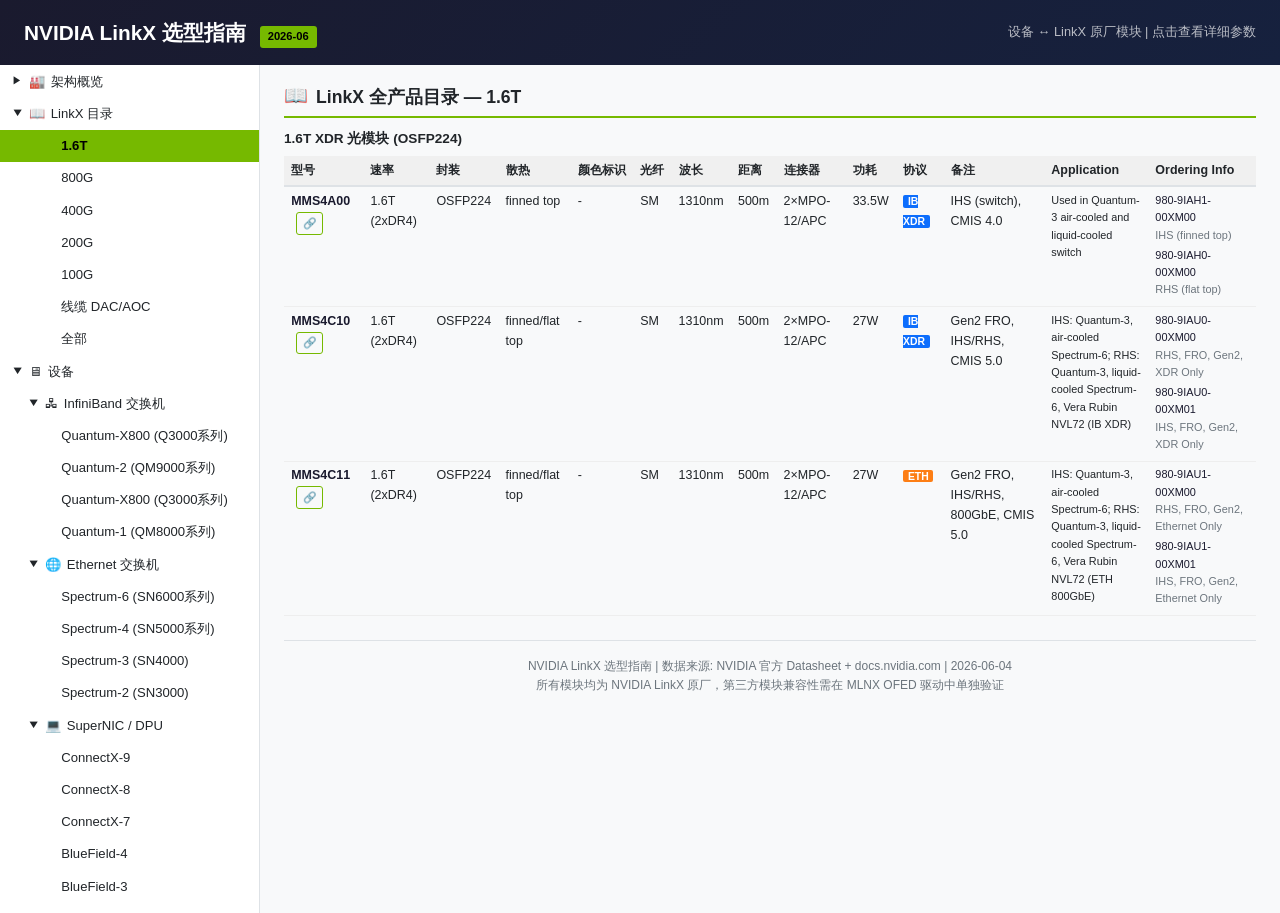
<file: nvidia-linkx-selector/nvidia-linkx-selector.html>
<!DOCTYPE html>
<html lang="zh-CN">
<head>
<meta charset="UTF-8">
<meta name="viewport" content="width=device-width, initial-scale=1.0">
<title>NVIDIA LinkX 光模块选型指南</title>
<style>
:root{--bg:#f8f9fa;--card:#fff;--border:#dee2e6;--accent:#76b900;--accent2:#1a1a2e;--text:#212529;--muted:#6c757d;--ib:#0d6efd;--eth:#fd7e14;--linkx:#76b900;--sidebar-w:260px}
*{margin:0;padding:0;box-sizing:border-box}
body{font-family:-apple-system,BlinkMacSystemFont,"Segoe UI",Roboto,sans-serif;background:var(--bg);color:var(--text);line-height:1.6}
.header{background:linear-gradient(135deg,#1a1a2e,#16213e);color:#fff;padding:1rem 1.5rem;display:flex;align-items:center;justify-content:space-between}
.header h1{font-size:1.3rem}
.header h1 .badge{display:inline-block;background:var(--accent);color:#000;padding:.1rem .5rem;border-radius:3px;font-size:.7rem;font-weight:700;margin-left:.5rem}
.header .subtitle{opacity:.7;font-size:.8rem}
.layout{display:flex;height:calc(100vh - 52px);overflow:hidden}
.sidebar{width:var(--sidebar-w);min-width:var(--sidebar-w);background:var(--card);border-right:1px solid var(--border);overflow-y:auto;overflow-x:hidden;flex-shrink:0}
.sidebar-toggle{display:none;position:fixed;top:52px;left:0;z-index:100;background:var(--accent);color:#000;border:none;padding:.4rem .6rem;cursor:pointer;font-size:1rem}
.tree-item{display:flex;align-items:center;gap:.35rem;padding:.35rem .6rem;padding-left:calc(.6rem + var(--depth,0)*1rem);cursor:pointer;font-size:.82rem;white-space:nowrap;overflow:hidden;text-overflow:ellipsis;transition:background .15s;user-select:none}
.tree-item:hover{background:#e9ecef}
.tree-item.active{background:var(--accent);color:#000;font-weight:600}
.tree-item .arrow{font-size:.65rem;transition:transform .2s;flex-shrink:0;width:14px;text-align:center}
.tree-item .arrow.open{transform:rotate(90deg)}
.tree-item .icon{flex-shrink:0}
.tree-children{display:none}
.tree-children.open{display:block}
.main{flex:1;overflow-y:auto;padding:1rem 1.5rem}
.section-title{font-size:1.1rem;font-weight:700;margin:1rem 0 .6rem;padding-bottom:.25rem;border-bottom:2px solid var(--accent);display:flex;align-items:center;gap:.5rem}
.section-title .icon{font-size:1.2rem}
.legend{display:flex;flex-wrap:wrap;gap:.6rem;margin:.5rem 0;font-size:.82rem}
.legend span{display:flex;align-items:center;gap:.25rem}
.legend .dot{width:10px;height:10px;border-radius:2px;display:inline-block}
.card{background:var(--card);border:1px solid var(--border);border-radius:8px;margin-bottom:.8rem;overflow:hidden;transition:box-shadow .2s}
.card:hover{box-shadow:0 2px 12px rgba(0,0,0,.08)}
.card-header{display:flex;align-items:center;justify-content:space-between;padding:.6rem .8rem;cursor:pointer;user-select:none}
.card-header:hover{background:#f0f0f0}
.card-header .name{font-weight:700;font-size:.95rem;display:flex;align-items:center;gap:.4rem}
.card-header .name .tag{font-size:.65rem;padding:.1rem .35rem;border-radius:3px;color:#fff;font-weight:600}
.card-header .summary{color:var(--muted);font-size:.78rem}
.card-header .arrow{transition:transform .2s;font-size:.85rem;color:var(--muted)}
.card.open .card-header .arrow{transform:rotate(90deg)}
.card-body{display:none;padding:0 .8rem .6rem}
.card.open .card-body{display:block}
.rate-box{display:flex;flex-wrap:wrap;gap:.5rem;margin:.3rem 0 .5rem}
.rate-section{flex:1;min-width:200px;border:1px solid var(--border);border-radius:6px;padding:.4rem .6rem}
.rate-section .rate-title{font-weight:700;font-size:.78rem;margin-bottom:.2rem;display:flex;align-items:center;gap:.25rem}
.rate-section .rate-list{display:flex;flex-wrap:wrap;gap:.25rem}
.rate-chip{font-size:.72rem;padding:.1rem .35rem;border-radius:3px;background:#e9ecef;font-weight:500}
.rate-chip.active{background:var(--accent);color:#000;font-weight:700}
.rate-note{font-size:.7rem;color:var(--muted);margin-top:.15rem;font-style:italic}
.spec-grid{display:grid;grid-template-columns:repeat(auto-fill,minmax(220px,1fr));gap:.3rem;margin:.4rem 0}
.spec-item{display:flex;gap:.25rem;font-size:.78rem;padding:.15rem .35rem;background:#f8f9fa;border-radius:3px}
.spec-item .label{color:var(--muted);white-space:nowrap;min-width:70px}
.spec-item .value{font-weight:500}
.mod-table{width:100%;border-collapse:collapse;font-size:.78rem;margin:.4rem 0}
.mod-table th{background:#f0f0f0;padding:.3rem .45rem;text-align:left;font-weight:600;white-space:nowrap;border-bottom:2px solid var(--border)}
.mod-table td{padding:.3rem .45rem;border-bottom:1px solid #eee;vertical-align:top}
.mod-table tr:hover td{background:#f8f9fa}
.mod-table .pn{font-weight:600;cursor:pointer;color:var(--accent2)}
.mod-table .pn:hover{text-decoration:underline}
.badge-ib{background:var(--ib);color:#fff;padding:.05rem .3rem;border-radius:2px;font-size:.65rem;font-weight:600}
.badge-eth{background:var(--eth);color:#fff;padding:.05rem .3rem;border-radius:2px;font-size:.65rem;font-weight:600}
.badge-linkx{background:var(--linkx);color:#000;padding:.05rem .3rem;border-radius:2px;font-size:.65rem;font-weight:600}
.modal-overlay{display:none;position:fixed;inset:0;background:rgba(0,0,0,.5);z-index:1000;justify-content:center;align-items:center;padding:1rem}
.modal-overlay.show{display:flex}
.modal{background:var(--card);border-radius:10px;max-width:600px;width:100%;max-height:80vh;overflow-y:auto;padding:1.5rem;box-shadow:0 8px 32px rgba(0,0,0,.2)}
.modal h2{font-size:1.1rem;margin-bottom:.5rem;display:flex;align-items:center;gap:.5rem}
.modal .pn-display{font-size:1.3rem;font-weight:700;font-family:monospace;letter-spacing:.5px;margin:.3rem 0;display:flex;align-items:center;gap:.5rem}
.copy-btn{display:inline-flex;align-items:center;gap:.2rem;padding:.15rem .4rem;border:1px solid var(--border);border-radius:4px;background:var(--card);cursor:pointer;font-size:.72rem;color:var(--muted);transition:all .2s}
.copy-btn:hover{background:var(--accent);color:#000;border-color:var(--accent)}
.copy-btn.copied{background:var(--accent);color:#000;border-color:var(--accent)}
.device-link{color:inherit;text-decoration:none}
.device-link:hover{text-decoration:underline;color:var(--accent)}
.dev-name-wrap{display:inline-flex;align-items:center;gap:.25rem}
.dev-name-wrap .copy-btn{font-size:.6rem;padding:.05rem .25rem}
.doc-link{display:inline-flex;align-items:center;gap:.2rem;padding:.1rem .35rem;border:1px solid var(--accent);border-radius:3px;background:transparent;cursor:pointer;font-size:.68rem;color:var(--accent);text-decoration:none;transition:all .2s;margin-left:.3rem}
.doc-link:hover{background:var(--accent);color:#000}
.modal .close{float:right;cursor:pointer;font-size:1.2rem;color:var(--muted);border:none;background:none}
.modal .close:hover{color:var(--text)}
.modal .spec-grid{margin:.5rem 0}
.note{background:#fff3cd;border-left:3px solid #ffc107;padding:.4rem .6rem;font-size:.78rem;margin:.4rem 0;border-radius:0 4px 4px 0}
.note strong{color:#856404}
.arch-grid{display:grid;grid-template-columns:repeat(3,1fr);gap:.8rem;margin:.8rem 0}
.arch-card{background:var(--card);border:1px solid var(--border);border-radius:8px;overflow:hidden}
.arch-header{padding:.6rem .8rem;display:flex;align-items:center;gap:.5rem;border-bottom:2px solid var(--border)}
.arch-badge{display:inline-block;padding:.15rem .5rem;border-radius:4px;font-size:.75rem;font-weight:700;color:#fff}
.arch-badge.hopper{background:#76b900}
.arch-badge.blackwell{background:#1a1a2e}
.arch-badge.rubin{background:#0d6efd}
.arch-sub{font-size:.78rem;color:var(--muted)}
.arch-body{padding:.5rem .8rem}
.arch-row{display:flex;gap:.4rem;padding:.25rem 0;font-size:.78rem;border-bottom:1px solid #f0f0f0}
.arch-row:last-child{border-bottom:none}
.arch-label{color:var(--muted);white-space:nowrap;min-width:90px;font-weight:600}
.arch-val{font-weight:400}
.footer{text-align:center;padding:1rem;color:var(--muted);font-size:.75rem;border-top:1px solid var(--border);margin-top:1.5rem}
@media(max-width:900px){
.sidebar{position:fixed;top:52px;left:0;bottom:0;z-index:50;transform:translateX(-100%);transition:transform .25s}
.sidebar.show{transform:translateX(0)}
.sidebar-toggle{display:block}
.main{padding:.8rem}
.arch-grid{grid-template-columns:1fr}
.spec-grid{grid-template-columns:1fr}
}
</style>
</head>
<body>
<div class="header">
<h1>NVIDIA LinkX 选型指南 <span class="badge">2026-06</span></h1>
<span class="subtitle">设备 &harr; LinkX 原厂模块 | 点击查看详细参数</span>
</div>
<button class="sidebar-toggle" onclick="document.querySelector('.sidebar').classList.toggle('show')">&#x2630;</button>
<div class="layout">
<div class="sidebar" id="sidebar"></div>
<div class="main" id="main"></div>
</div>
<div class="modal-overlay" id="modalOverlay">
<div class="modal" id="modal"></div>
</div>
<script>
const DEV_URL={
"qx800":"https://docs.nvidia.com/networking/display/xdrswitcheshwum",
"qm2":"https://docs.nvidia.com/networking/display/qm97x0pub",
"qm1":"https://www.nvidia.com/en-us/networking/infiniband-switching/",
"sn5000":"https://docs.nvidia.com/networking/display/sn5000/introduction",
"sn6":"https://www.nvidia.com/en-us/networking/ethernet-switching/",
"sn4":"https://docs.nvidia.com/networking/display/sn4000/specifications",
"sn3":"https://docs.nvidia.com/networking/display/sn3000um/introduction",
"cx9":"https://docs.nvidia.com/networking/display/connectx9supernic/introduction",
"cx8":"https://docs.nvidia.com/networking/display/connectx8supernic/introduction",
"cx7":"https://docs.nvidia.com/networking/display/connectx7vpi",
"bf4":"https://www.nvidia.cn/networking/products/data-processing-unit/",
"bf3":"https://docs.nvidia.com/networking/display/bf3dpu"
};
const MOD_URL={
"MMS4A00":"https://docs.nvidia.com/networking/display/9IAHX00XMOSFPTCVR1600",
"MMS4C10":"https://docs.nvidia.com/networking/display/9IAU000XMOSFPTCVR1600",
"MMS4C11":"https://docs.nvidia.com/networking/display/9IAU000XMOSFPTCVR1600",
"MMS4X00-NM":"https://docs.nvidia.com/networking/display/MMS4X00NM800G500M",
"MMS4X00-NM-FLT":"https://docs.nvidia.com/networking/display/MMS4X00NM800G500M",
"MMS4X00-NM-HGX":"https://docs.nvidia.com/networking/display/MMS4X00NMHGX500",
"MMS4X50-NM":"https://docs.nvidia.com/networking/display/MMS4X50NM800G2KMPUB",
"MMS4X90-NR":"https://docs.nvidia.com/networking/display/MMS4X90NR800G",
"MMS4X00-NS":"https://docs.nvidia.com/networking/display/800GMMS4X00NS",
"MMS4X00-NS-T":"https://docs.nvidia.com/networking/display/800GMMS4X00NST",
"MMS4X00-NM-T":"https://docs.nvidia.com/networking/display/MMS4X00NMT800G",
"MMA4Z00-NS-T":"https://docs.nvidia.com/networking/display/800GMMA4Z00NST",
"MMS4A20":"https://docs.nvidia.com/networking/display/9IAT0MOSFP800SPRHS",
"MMS4X00-NM16":"https://docs.nvidia.com/networking/display/MMS4X00NM16",
"MMA4Z00-NS400":"https://docs.nvidia.com/networking/display/MMA4Z00NS400",
"MMA4Z00-NS400-T":"https://docs.nvidia.com/networking/display/MMA4Z00NS400T",
"MMS4X00-NS400":"https://docs.nvidia.com/networking/display/MMS4X00NS400",
"MMA1Z00-NS400":"https://docs.nvidia.com/networking/display/MMS1Z00NS400SR4",
"MMA1Z00-NS400-T":"https://docs.nvidia.com/networking/display/MMA1Z00NS400T",
"MMS1X00-NS400":"https://docs.nvidia.com/networking/display/MMS1X00NS400",
"MMS1V00-WM":"https://docs.nvidia.com/networking/display/MMS1V00WM10",
"MMA1T00-HS":"https://docs.nvidia.com/networking/display/MMA1T00HSSpec",
"MMA1T00-VS":"https://docs.nvidia.com/networking/display/MMA1T00VSSpec",
"MMS1W50-HM":"https://docs.nvidia.com/networking/display/MMS1W50HMSpec",
"MMA1B00-E100":"https://docs.nvidia.com/networking/display/MMA1B00E100Spec",
"MMA1B00-C100D":"https://docs.nvidia.com/networking/display/MMA1B00C100DSpec",
"MMA1L10-CR":"https://docs.nvidia.com/networking/display/MMA1L10CRSpec",
"MMA1L30-CM":"https://docs.nvidia.com/networking/display/MMA1L30CRCWDM410",
"MMS1V70-CM":"https://docs.nvidia.com/networking/display/MMS1V70CM10",
"MCA4K00":"https://docs.nvidia.com/networking/display/9809IAM300XXXX1600G",
"MCA4K50":"https://docs.nvidia.com/networking/display/MCA4K50OSFP1600",
"MCA7K10":"https://docs.nvidia.com/networking/display/9809IAO500XXXXRHS2x800",
"MFA7U40-H00X":"https://docs.nvidia.com/networking/display/MFA7U40H00XDev",
"MMA2L20-AR":"https://docs.nvidia.com/networking/display/MMA2L20ARSpec",
"MMA2P00-AS":"https://docs.nvidia.com/networking/display/MMA2P00ASSpec",
"MCP4Y10-Nxxx":"https://docs.nvidia.com/networking/display/MCP4Y10NXXX2x400pub",
"MCP7Y00-Nxxx":"https://docs.nvidia.com/networking/display/MCP7Y00NXXX800pub",
"MCP7Y10-Nxxx":"https://docs.nvidia.com/networking/display/MCP7Y10NXXX800Gpub",
"MCA7J60-Nxxx":"https://docs.nvidia.com/networking/display/mca7j60nxxx800",
"MCA7J65-Nxxx":"https://docs.nvidia.com/networking/display/MCA7J65NXXX800pub",
"MCA7J70-Nxxx":"https://docs.nvidia.com/networking/display/MCA7J70NXXX800pub",
"MCA7J75-Nxxx":"https://docs.nvidia.com/networking/display/MCA7J75NXXX800Pub",
"MCA4J80-Nxxx":"https://docs.nvidia.com/networking/display/MCA4J80NXXX800Pub",
"MCP7Y60-Hxxx":"https://docs.nvidia.com/networking/display/MCP7Y60HXXX400pub",
"MCP7Y70-Hxxx":"https://docs.nvidia.com/networking/display/MCP7Y70HXXX400pub",
"MFA7U10-H00x":"https://docs.nvidia.com/networking/display/MFA7U10H00X10",
"MCP1650-H0xxEyy":"https://docs.nvidia.com/networking/display/MCP1650H0xxEyySpec",
"MCP7H50-H0xxRyy":"https://docs.nvidia.com/networking/display/MCP7H50H0xxRyy200",
"MFS1S00-HxxxV":"https://docs.nvidia.com/networking/display/MFS1S00HxxxV10",
"MFS1S50-H0xxV":"https://docs.nvidia.com/networking/display/MFS1S50H0xxV200",
"MCP1600-E0xxEyy":"https://docs.nvidia.com/networking/display/MCP1600E0xxxEyySpec",
"MCP1600-C0xxEyyz":"https://docs.nvidia.com/networking/display/MCP1600C0xxEyyzSpec",
"MFA1A00-xxxx":"https://docs.nvidia.com/networking/display/MFA1A00xxxxSpec"
};
const DATA=[
{id:"qx800",cat:"ib-switch",name:"Quantum-X800 (Q3000系列)",tags:["IB","800G"],summary:"XDR 800G InfiniBand交换机系列, 115.2Tbps",
ib:{rates:["XDR 800G","NDR 400G","HDR 200G"],serdes:"200G-PAM4/lane",active:[0]},
eth:null,
specs:{"ASIC":"Quantum-X800","SerDes":"200G-PAM4/lane","交换容量":"115.2Tbps","兼容OS":"NVOS (UFM / MLNX-OS)"},
skus:[
{model:"Q3400-RA",opn:"-",height:"4U",cooling:"风冷",power:"200-240V AC",ports:"72×OSFP (144×800G)",cpu:"Intel i3-8100H 4核",note:"标准风冷AC"},
{model:"Q3401-RD",opn:"-",height:"4U",cooling:"风冷",power:"48-54V DC",ports:"72×OSFP (144×800G)",cpu:"Intel i3-8100H 4核",note:"风冷DC"},
{model:"Q3200-RA",opn:"-",height:"2U",cooling:"风冷",power:"200-240V AC",ports:"36×OSFP ×2 (28.8T×2)",cpu:"-",note:"2个独立交换机, 边缘/中小集群"},
{model:"Q3450-LD",opn:"-",height:"4U",cooling:"液冷85%+风冷15%",power:"48V DC",ports:"144×MPO (CPO硅光)",cpu:"-",note:"CPO硅光集成, 无可插拔模块, 插入损耗~4dB"}
],
modules:[]},
{id:"qm2",cat:"ib-switch",name:"Quantum-2 (QM9000系列)",tags:["IB","400G"],summary:"NDR 400G InfiniBand交换机系列, 51.2Tbps",
ib:{rates:["NDR 400G","HDR 200G","EDR 100G"],serdes:"100G-PAM4/lane",active:[0]},
eth:null,
specs:{"ASIC":"Quantum-2","SerDes":"100G-PAM4/lane","交换容量":"51.2Tbps","兼容OS":"NVOS (UFM / MLNX-OS)"},
skus:[
{model:"QM9700",opn:"920-9B210-00FN-xxx",height:"1U",cooling:"风冷",power:"AC",ports:"64×OSFP (128×400G)",note:"标准AC"},
{model:"QM9701",opn:"920-9B210-00FN-ND0",height:"1U",cooling:"风冷",power:"48V DC",ports:"64×OSFP (128×400G)",note:"DC版"},
{model:"QM9790",opn:"920-9B210-00FN-0D2",height:"1U",cooling:"风冷",power:"AC",ports:"64×OSFP (128×400G)",note:"无SHARP版"}
],
modules:[]},
{id:"qx8",cat:"ib-switch",name:"Quantum-X800 (Q3000系列)",tags:["IB","800G"],summary:"XDR 800G InfiniBand交换机系列, 115.2Tbps",
ib:{rates:["XDR 800G","NDR 400G","HDR 200G"],serdes:"200G-PAM4/lane",active:[0]},
eth:null,
specs:{"ASIC":"Quantum-X800","SerDes":"200G-PAM4/lane","交换容量":"115.2Tbps","兼容OS":"NVOS (UFM)"},
skus:[
{model:"Q3200-RA",opn:"920-9B34F-00RX-FS0",height:"2U",cooling:"风冷",power:"AC",ports:"2×36×OSFP (72×800G)",note:"双交换机"},
{model:"Q3400-RA",opn:"920-9B36F-00RX-8S0",height:"4U",cooling:"风冷",power:"AC",ports:"72×OSFP (144×800G)",note:"单交换机AC"},
{model:"Q3401-RD",opn:"920-9B36P-00RX-8S0",height:"4U",cooling:"风冷",power:"48-54V DC",ports:"72×OSFP (144×800G)",note:"单交换机DC"},
{model:"Q3450-LD",opn:"920-9B36M-00MX-8ES",height:"4U",cooling:"液冷",power:"48V DC",ports:"144×MPO (144×800G)",note:"CPO硅光"}
],
modules:[]},
{id:"qm1",cat:"ib-switch",name:"Quantum-1 (QM8000系列)",tags:["IB","200G"],summary:"HDR 200G InfiniBand交换机, 6.4T/8.0T",
ib:{rates:["HDR 200G","EDR 100G"],serdes:"50G-PAM4/lane",active:[0]},
eth:null,
specs:{"ASIC":"Quantum-1","SerDes":"50G-PAM4/lane","交换容量":"6.4T / 8.0T","兼容OS":"NVOS (UFM / MLNX-OS)"},
skus:[
{model:"QM8700",opn:"920-9B110-00FN-xxx",height:"1U",cooling:"风冷",power:"AC",ports:"32×QSFP56 或 40×QSFP56",note:"6.4T / 8.0T"}
],
modules:[]},
{id:"sn6",cat:"eth-switch",name:"Spectrum-6 (SN6000系列)",tags:["ETH","800G"],summary:"800GbE以太网交换机系列, 102.4Tbps",
ib:null,
eth:{rates:["800GbE","400GbE","200GbE","100GbE"],serdes:"200G-PAM4/lane",active:[0]},
specs:{"ASIC":"Spectrum-6","SerDes":"200G-PAM4/lane","交换容量":"102.4Tbps","兼容OS":"NVOS (UFM), Cumulus Linux, SONiC"},
skus:[
{model:"SN6600-LD",opn:"920-9N62F-00LI-GC1",height:"2U",cooling:"液冷 4×UQD8 v2",power:"48-54VDC Busbar",ports:"64×OSFP (128×800G)",note:"液冷版"},
{model:"SN6810-LD",opn:"920-9N67K-00LA-GC0",height:"2U",cooling:"液冷 2×UQD8 v2",power:"48-54VDC Busbar",ports:"128×MMC-12 CPO (128×800G)",note:"CPO硅光, 无可插拔模块"},
{model:"SN6800-LD",opn:"920-9N64K-00LI-GC0",height:"5U",cooling:"液冷 10×UQD8 v2",power:"48-54VDC Busbar",ports:"512×MMC-12 CPO (2048×200G)",note:"4-ASIC CPO, 409.6T, multiplane"}
],
modules:[]},
{id:"sn5000",cat:"eth-switch",name:"Spectrum-4 (SN5000系列)",tags:["ETH","800G"],summary:"Spectrum-4 以太网交换机系列, 51.2Tbps/25.6Tbps",
ib:null,
eth:{rates:["800GbE","400GbE","200GbE","100GbE","50GbE","25GbE","10GbE"],serdes:"100G-PAM4/lane",active:[0]},
specs:{"ASIC":"Spectrum-4","SerDes":"100G-PAM4/lane","交换容量":"51.2T / 25.6T","兼容OS":"NVOS (UFM), Cumulus Linux, SONiC"},
skus:[
{model:"SN5610",opn:"920-9N42F-00RI-3C1",height:"2U",cooling:"风冷",power:"4×AC PSU",ports:"64×OSFP + 2×SFP28 (51.2T)",note:"C2P airflow, P-Rel"},
{model:"SN5600",opn:"920-9N42F-00RI-7C0",height:"2U",cooling:"风冷",power:"2×AC PSU",ports:"64×OSFP + 1×SFP28 (51.2T)",note:"C2P airflow, EoL"},
{model:"SN5600D",opn:"920-9N42F-00RI-KC0",height:"2U",cooling:"风冷",power:"48VDC Busbar",ports:"64×OSFP + 1×SFP28 (51.2T)",note:"C2P airflow, MGX mount, P-Rel"},
{model:"SN5400",opn:"920-9N42C-00RB-7C0",height:"2U",cooling:"风冷",power:"2×AC PSU",ports:"64×QSFP-DD + 2×SFP28 (25.6T)",note:"C2P airflow, P-Rel"},
{model:"SN5400",opn:"920-9N42C-00FB-7C0",height:"2U",cooling:"风冷",power:"2×AC PSU",ports:"64×QSFP-DD + 2×SFP28 (25.6T)",note:"P2C airflow, P-Rel"}
],
modules:[]},
{id:"sn4",cat:"eth-switch",name:"Spectrum-3 (SN4000)",tags:["ETH","400G"],summary:"400GbE以太网交换机系列, 12.8Tbps",
ib:null,
eth:{rates:["400GbE","200GbE","100GbE","50GbE","25GbE"],serdes:"50G-PAM4/lane",active:[0]},
specs:{"ASIC":"Spectrum-3","SerDes":"50G-PAM4/lane","交换容量":"12.8T / 6.4T","兼容OS":"NVOS (MLNX-OS), Cumulus Linux, ONIE, SONiC"},
skus:[
{model:"SN4700",opn:"920-9N301-00FB-0C0",height:"1U",cooling:"风冷",power:"2×AC",ports:"32×QSFP-DD (12.8T)",note:"400GbE, P2C/C2P, Onyx/Cumulus/ONIE"},
{model:"SN4600C",opn:"920-9N302-00F7-0C2",height:"2U",cooling:"风冷",power:"2×AC",ports:"64×QSFP28 (6.4T)",note:"100GbE, P2C/C2P, Onyx/Cumulus/ONIE"},
{model:"SN4600",opn:"920-9N302-00R7-0C0",height:"2U",cooling:"风冷",power:"2×AC",ports:"64×QSFP56 (6.4T)",note:"200GbE, P2C/C2P, Cumulus/ONIE"}
],
modules:[]},
{id:"sn3",cat:"eth-switch",name:"Spectrum-2 (SN3000)",tags:["ETH","100G"],summary:"100GbE以太网交换机系列, 6.4Tbps",
ib:null,
eth:{rates:["100GbE","50GbE","25GbE"],serdes:"25G-NRZ/lane",active:[0]},
specs:{"ASIC":"Spectrum-2","SerDes":"25G-NRZ/lane","交换容量":"6.4T / 3.2T / 2.4T","兼容OS":"NVOS (MLNX-OS), Cumulus Linux, ONIE, SONiC"},
skus:[
{model:"SN3700",opn:"920-9N201-00F7-0C0",height:"1U",cooling:"风冷",power:"2×AC",ports:"32×QSFP56 (6.4T)",note:"200GbE, P2C/C2P, Onyx/Cumulus/ONIE"},
{model:"SN3700C",opn:"920-9N201-00FA-0C0",height:"1U",cooling:"风冷",power:"2×AC",ports:"32×QSFP28 (3.2T)",note:"100GbE, P2C/C2P, Onyx/Cumulus/ONIE"},
{model:"SN3420",opn:"920-9N213-00F7-0C0",height:"1U",cooling:"风冷",power:"2×AC",ports:"48×SFP28 + 12×QSFP28 (2.4T)",note:"25/100GbE ToR, P2C/C2P, Onyx/Cumulus/ONIE"}
],
modules:[]},
{id:"cx9",cat:"supernic",name:"ConnectX-9",tags:["IB","ETH","1.6T"],summary:"SuperNIC, 1.6T/800G, OSFP224/QSFP112, PCIe Gen6",
ib:{rates:["XDR 800G","NDR 400G","HDR 200G","EDR 100G"],serdes:"200G-PAM4/lane",active:[0]},
eth:{rates:["800GbE","400GbE","200GbE","100GbE","50GbE","25GbE"],serdes:"200G-PAM4/lane",active:[0],note:"与IB共享200G-PAM4 SerDes"},
specs:{"总带宽":"800G (1.6T双口)","Host":"PCIe Gen6 x16","形态":"1P OSFP224 / 2P QSFP112"},
skus:[
{model:"C9180",opn:"900-9X91E-00EB-ST0",height:"-",cooling:"风冷",power:"PCIe Gen6 x16",ports:"1×OSFP224, XDR 800G/800GbE",note:"Socket-Direct, IB XDR/NDR/HDR"},
{model:"C9180",opn:"900-9X91E-00EB-DT0",height:"-",cooling:"风冷",power:"PCIe Gen6 x16",ports:"1×OSFP224, XDR 800G/800GbE",note:"DSP option, MCIO root complex for GPU/SSD"},
{model:"C9240",opn:"900-9X91Q-00CN-ST0",height:"-",cooling:"风冷",power:"PCIe Gen6 x16",ports:"2×QSFP112, NDR 400G/400GbE",note:"Socket-Direct, IB XDR/NDR/HDR"}
],
modules:[]},
{id:"cx8",cat:"supernic",name:"ConnectX-8",tags:["IB","ETH","800G"],summary:"SuperNIC, 800G, OSFP/QSFP112, PCIe Gen6",
ib:{rates:["XDR 800G","NDR 400G","HDR 200G","EDR 100G"],serdes:"200G-PAM4/lane",active:[0],note:"IB最高800G (200G/lane)"},
eth:{rates:["400GbE","200GbE","100GbE","50GbE","25GbE"],serdes:"100G-PAM4/lane",active:[0],note:"ETH最高400G (100G/lane), 低于IB"},
specs:{"总带宽":"800 Gb/s","Host":"PCIe Gen6 x16","形态":"1P OSFP / 2P QSFP112"},
skus:[
{model:"C8180",opn:"900-9X81E-00EX-ST0",height:"-",cooling:"风冷",power:"PCIe Gen6 x16",ports:"1×OSFP, XDR 800G/400GbE",note:"Socket-Direct/Multi-Host, IB XDR/NDR/HDR"},
{model:"C8180L",opn:"900-9X81E-00EX-SL0",height:"-",cooling:"风冷",power:"PCIe Gen6 x16",ports:"1×OSFP, XDR 800G/400GbE",note:"Socket-Direct/Multi-Host, IB XDR/NDR/HDR"},
{model:"C8240",opn:"900-9X81Q-00CN-ST0",height:"-",cooling:"风冷",power:"PCIe Gen6 x16",ports:"2×QSFP112, NDR 400G/400GbE",note:"DSP option, MCIO root complex, IB XDR/NDR/HDR"}
],
modules:[]},
{id:"cx7",cat:"supernic",name:"ConnectX-7",tags:["IB","ETH","400G"],summary:"400G SuperNIC, PCIe Gen4/5, IB+ETH双模",
ib:{rates:["NDR 400G","HDR 200G","EDR 100G"],serdes:"100G-PAM4/lane",active:[0]},
eth:{rates:["400GbE","200GbE","100GbE","50GbE","25GbE","10GbE"],serdes:"100G-PAM4/lane",active:[0]},
specs:{"总带宽":"400 Gb/s","Host":"PCIe Gen5 x16","形态":"HHHL/FHHL, Socket Direct"},
skus:[
{model:"MCX75310AAS-NEAT",opn:"900-9X766-003N-SQ01",height:"HHHL",cooling:"风冷",power:"PCIe x16",ports:"1×OSFP, NDR 400G/400GbE",note:"Secure Boot, 无Crypto"},
{model:"MCX75310AAC-NEAT",opn:"900-9X766-003N-SR0",height:"HHHL",cooling:"风冷",power:"PCIe x16",ports:"1×OSFP, NDR 400G/400GbE",note:"Secure Boot + Crypto"},
{model:"MCX75310AAS-HEAT",opn:"900-9X766-003N-ST02",height:"HHHL",cooling:"风冷",power:"PCIe x16",ports:"1×OSFP, NDR200 200G/200GbE",note:"Secure Boot, 无Crypto"},
{model:"MCX713104AC-ADAT",opn:"900-9X7AO-00C3-STZ",height:"HHHL",cooling:"风冷",power:"PCIe Gen4 x16",ports:"4×SFP56, 50/25GbE",note:"ETH only, Secure Boot + Crypto"},
{model:"MCX713104AS-ADAT",opn:"900-9X7AO-0003-ST0",height:"HHHL",cooling:"风冷",power:"PCIe Gen4 x16",ports:"4×SFP56, 50/25GbE",note:"ETH only, Secure Boot, 无Crypto"},
{model:"MCX713114TC-GEAT",opn:"900-9X7AH-004N-CT0",height:"FHHL",cooling:"风冷",power:"PCIe Gen4 x16",ports:"4×SFP56, 50/25GbE",note:"Telco, PPS/SMAs/SyncE, Crypto"},
{model:"MCX715105AS-WEAT1",opn:"900-9X7AH-0039-STZ1",height:"HHHL",cooling:"风冷",power:"PCIe x16+Socket Direct",ports:"1×QSFP112, NDR 400G/400GbE",note:"Socket Direct Ready, Secure Boot"},
{model:"MCX755106AS-HEAT",opn:"900-9X7AH-0078-DTZ",height:"HHHL",cooling:"风冷",power:"PCIe x16+Socket Direct",ports:"2×QSFP112, NDR200 200G/200GbE",note:"Socket Direct Ready, Secure Boot"},
{model:"MCX755106AC-HEAT",opn:"900-9X7AH-0079-DTZ",height:"HHHL",cooling:"风冷",power:"PCIe x16+Socket Direct",ports:"2×QSFP112, NDR200 200G/200GbE",note:"Socket Direct Ready, Secure Boot + Crypto"}
],
modules:[]},
{id:"bf4",cat:"supernic",name:"BlueField-4",tags:["ETH","800G","DPU"],summary:"800G DPU, 2×400G OSFP, 64核Arm V2, PCIe Gen6",
ib:{rates:["XDR 800G","NDR 400G","HDR 200G","EDR 100G"],serdes:"200G-PAM4/lane",active:[0],note:"集成ConnectX-9"},
eth:{rates:["800GbE","400GbE","200GbE","100GbE","50GbE","25GbE"],serdes:"200G-PAM4/lane",active:[0]},
specs:{"网络带宽":"800 Gb/s","Arm核":"64×Neoverse V2, 114MB L3","内存":"128GB LPDDR5x + 512GB SSD","Host":"PCIe 6.0 x16 (服务器) / PCIe 5.0 x32 (自托管)","安全":"ASTRA, IPsec/TLS/PSP, 实时威胁检测","存储":"NVMe-oF, S3 over RDMA, NVMe/TCP"},
modules:[]},
{id:"bf3",cat:"supernic",name:"BlueField-3",tags:["ETH","400G","DPU"],summary:"400G DPU/SuperNIC, 16/8核Arm, PCIe Gen5",
ib:{rates:["NDR 400G","HDR 200G","EDR 100G"],serdes:"100G-PAM4/lane",active:[0],note:"集成ConnectX-7"},
eth:{rates:["400GbE","200GbE","100GbE","50GbE","25GbE"],serdes:"100G-PAM4/lane",active:[0]},
specs:{"网络带宽":"400 Gb/s","Host":"PCIe 5.0 x16","安全":"IPsec/TLS/MACsec/PSP, PKA, TRNG","存储":"NVMe-oF, NVMe/TCP, BlueField SNAP"},
skus:[
{model:"B3240",opn:"900-9D3B6-00CN-AB0",height:"Dual-Slot FHHL",cooling:"风冷",power:"x16+Ext",ports:"2×QSFP112, NDR 400G/400GbE",note:"P-Series 16核, 32GB DDR5, Crypto, BMC"},
{model:"B3240",opn:"900-9D3B6-00SN-AB0",height:"Dual-Slot FHHL",cooling:"风冷",power:"x16+Ext",ports:"2×QSFP112, NDR 400G/400GbE",note:"P-Series 16核, 32GB DDR5, 无Crypto, BMC"},
{model:"B3240",opn:"900-9D3B6-00CN-PA0",height:"Single-Slot FHHL",cooling:"风冷",power:"x16+Ext",ports:"2×QSFP112, NDR 400G/400GbE",note:"P-Series 16核, 32GB, 冷通道服务器专用"},
{model:"B3220",opn:"900-9D3B6-00CV-AA0",height:"Single-Slot FHHL",cooling:"风冷",power:"x16+Ext",ports:"2×QSFP112, NDR200 200G/200GbE",note:"P-Series 16核, 32GB DDR5, Crypto, BMC"},
{model:"B3220",opn:"900-9D3B6-00SV-AA0",height:"Single-Slot FHHL",cooling:"风冷",power:"x16+Ext",ports:"2×QSFP112, NDR200 200G/200GbE",note:"P-Series 16核, 32GB DDR5, 无Crypto, BMC"},
{model:"B3210E",opn:"900-9D3B6-00CC-EA0",height:"Single-Slot FHHL",cooling:"风冷",power:"x16+Ext",ports:"2×QSFP112, HDR100 100G/100GbE",note:"E-Series 16核, 32GB DDR5, Crypto, BMC"},
{model:"B3210E",opn:"900-9D3B6-00SC-EA0",height:"Single-Slot FHHL",cooling:"风冷",power:"x16+Ext",ports:"2×QSFP112, HDR100 100G/100GbE",note:"E-Series 16核, 32GB DDR5, 无Crypto, BMC"},
{model:"B3220L",opn:"900-9D3B4-00CV-EA0",height:"Single-Slot FHHL",cooling:"风冷",power:"x16",ports:"2×QSFP112, NDR200 200G/200GbE",note:"SuperNIC, E-Series 8核, 16GB, Crypto"},
{model:"B3220L",opn:"900-9D3B4-00SV-EA0",height:"Single-Slot FHHL",cooling:"风冷",power:"x16",ports:"2×QSFP112, NDR200 200G/200GbE",note:"SuperNIC, E-Series 8核, 16GB, 无Crypto"},
{model:"B3210L",opn:"900-9D3B4-00CC-EA0",height:"Single-Slot FHHL",cooling:"风冷",power:"x16",ports:"2×QSFP112, HDR100 100G/100GbE",note:"SuperNIC, E-Series 8核, 16GB, Crypto"},
{model:"B3210L",opn:"900-9D3B4-00SC-EA0",height:"Single-Slot FHHL",cooling:"风冷",power:"x16",ports:"2×QSFP112, HDR100 100G/100GbE",note:"SuperNIC, E-Series 8核, 16GB, 无Crypto"},
{model:"B3140H",opn:"900-9D3D4-00EN-HA0",height:"Single-Slot HHHL",cooling:"风冷",power:"x16",ports:"1×QSFP112, NDR 400G/400GbE",note:"SuperNIC, E-Series 8核, 16GB, Crypto"},
{model:"B3140H",opn:"900-9D3D4-00NN-HA0",height:"Single-Slot HHHL",cooling:"风冷",power:"x16",ports:"1×QSFP112, NDR 400G/400GbE",note:"SuperNIC, E-Series 8核, 16GB, 无Crypto"}
],
modules:[]}
];

const MOD_APP={
"MMS4A00":"Used in Quantum-3 air-cooled and liquid-cooled switch",
"MMS4C10":"IHS: Quantum-3, air-cooled Spectrum-6; RHS: Quantum-3, liquid-cooled Spectrum-6, Vera Rubin NVL72 (IB XDR)",
"MMS4C11":"IHS: Quantum-3, air-cooled Spectrum-6; RHS: Quantum-3, liquid-cooled Spectrum-6, Vera Rubin NVL72 (ETH 800GbE)",
"MMS4X00-NM":"Quantum-2 or Spectrum-4 air-cooled switches (switch-to-switch, 100-500m)",
"MMS4X00-NM-FLT":"DGX-H100 systems to switches (flat top)",
"MMS4X00-NM-HGX":"Rubin NVL8 to Spectrum-4/Spectrum-5 switches",
"MMS4X50-NM":"Quantum-2 or Spectrum-4 air-cooled switches (switch-to-switch, 2km)",
"MMS4X90-NR":"Spectrum-4 switches (switch-to-switch, up to 10km)",
"MMS4X00-NS":"Quantum-2/Spectrum-4 switches, DGX-H100, ConnectX-7, BlueField-3 (100m)",
"MMS4X00-NS-T":"Spectrum-4 air-cooled switches (ETH only, 100m)",
"MMS4X00-NM-T":"Spectrum-4 air-cooled switches (ETH only, 500m)",
"MMA4Z00-NS-T":"Spectrum-4 switches (ETH only, 50m MM)",
"MMS4A20":"ConnectX-8 cards with Quantum-X800 QM3x00 switches",
"MMS4X00-NM16":"Spectrum-4 air-cooled switches (MPO16, ETH only)",
"MMA4Z00-NS400":"ConnectX-7/OSFP adapters to twin-port transceivers in 2x400G IB/ETH switches",
"MMA4Z00-NS400-T":"ConnectX-7/OSFP adapters to twin-port transceivers in 2x400G ETH switches",
"MMS4X00-NS400":"ConnectX-7/OSFP adapters to twin-port transceivers in 2x400G IB/ETH switches",
"MMA1Z00-NS400":"ConnectX-7/QSFP112 or BlueField-3/QSFP112 to twin-port in 2x400G IB/ETH switches",
"MMA1Z00-NS400-T":"ConnectX-7/QSFP112 to twin-port in 2x400G ETH switches",
"MMS1X00-NS400":"ConnectX-7/QSFP112 or BlueField-3/QSFP112 to twin-port in 2x400G IB/ETH switches (FR4 500m)",
"MMS1V00-WM":"400GbE links on QSFP-DD host (DR4 500m SM)",
"MMA1T00-HS":"InfiniBand HDR and EDR links",
"MMA1T00-VS":"200GbE Ethernet links (backward compatible 100GbE)",
"MMS1W50-HM":"200Gb/s FR4 InfiniBand HDR links",
"MMA1B00-E100":"100GbE/IB EDR links (SR4 100m MM)",
"MMA1B00-C100D":"100GbE links (SR4 100m MM)",
"MMA1L10-CR":"100GBASE-LR4/40GBASE-LR4 Ethernet, IB EDR end-to-end",
"MMA1L30-CM":"100G Ethernet (CWDM4), IB EDR end-to-end",
"MMS1V70-CM":"4x MMS1V70-CM on MSN2700 to single MMS1V00-WM on MSN4700",
"MCA4K00":"1.6T RHS NVL5 switch-to-switch, 800G RHS HCA-to-HCA",
"MCA4K50":"1.6T XDR switch-to-switch",
"MCA7K10":"1.6G Quantum-X800 switch to 2x800G ConnectX-8 adapters (IHS→RHS)",
"MFA7U40-H00X":"200G HDR100 Splitter AOC (switch-to-2x100G adapters)",
"MMA2L20-AR":"25GBASE-LR Ethernet (10km SM, backward compatible 10G)",
"MMA2P00-AS":"25GBASE-SR Ethernet (100m MM)",
"MCP4Y10-Nxxx":"2x400G Quantum-2/Spectrum-4 switch-to-switch, switch-to-DGX-H100",
"MCP7Y00-Nxxx":"Quantum-2/Spectrum-4 switch-to-two 400G ConnectX-7 OSFP adapters",
"MCP7Y10-Nxxx":"2x400G Quantum-2/Spectrum-4 switch-to-two 400G QSFP112 ConnectX-7/BF3",
"MCA7J60-Nxxx":"Quantum-2/Spectrum-4 switch-to-two 400G ConnectX-7 OSFP adapters (ACC)",
"MCA7J65-Nxxx":"Quantum-2 switch-to-two 400G QSFP112 BF3 DPUs (ACC, 4-5m)",
"MCA7J70-Nxxx":"Quantum-2/Spectrum-4 switch-to-four 200G ConnectX-7 OSFP adapters (ACC)",
"MCA7J75-Nxxx":"Quantum-2/Spectrum-4 switch-to-four 200G QSFP112 adapters (ACC)",
"MCA4J80-Nxxx":"2x400G Quantum-2/Spectrum-4 switch-to-switch, switch-to-DGX-H100 (IB ACC)",
"MCP7Y60-Hxxx":"2x200G Quantum-2/Spectrum-4 switch-to-two 200G switches (Splitter DAC)",
"MCP7Y70-Hxxx":"2x200G Quantum-2/Spectrum-4 switch-to-four 100G switches (Splitter DAC)",
"MFA7U10-H00x":"400G HDR Splitter AOC (switch-to-2x200G adapters)",
"MCP1650-H0xxEyy":"200G HDR DAC (switch-to-switch, 1-2.5m)",
"MCP7H50-H0xxRyy":"200G Splitter DAC (1 port→2x100G, 1-3m)",
"MFS1S00-HxxxV":"200G HDR/200GbE AOC (switch-to-switch, 3-100m)",
"MFS1S50-H0xxV":"200G Low Latency Splitter AOC (switch-to-2x100G, 3-100m)",
"MCP1600-E0xxEyy":"100G IB EDR/ETH DAC (switch-to-switch, 1-5m)",
"MCP1600-C0xxEyyz":"100GbE DAC (switch-to-switch, 1-5m)",
"MFA1A00-xxxx":"100G IB EDR/ETH AOC (switch-to-switch, 3-100m)"
};
const MOD_OPN={
"MMS4A00":[{legacy:"MMS4A00",opn:"980-9IAH1-00XM00",desc:"IHS (finned top)"},{legacy:"MMS4A00",opn:"980-9IAH0-00XM00",desc:"RHS (flat top)"}],
"MMS4C10":[{legacy:"MMS4C10",opn:"980-9IAU0-00XM00",desc:"RHS, FRO, Gen2, XDR Only"},{legacy:"MMS4C10",opn:"980-9IAU0-00XM01",desc:"IHS, FRO, Gen2, XDR Only"}],
"MMS4C11":[{legacy:"MMS4C11",opn:"980-9IAU1-00XM00",desc:"RHS, FRO, Gen2, Ethernet Only"},{legacy:"MMS4C11",opn:"980-9IAU1-00XM01",desc:"IHS, FRO, Gen2, Ethernet Only"}],
"MMS4X00-NS":[{legacy:"MMS4X00-NS",opn:"980-9I30H-00NM00",desc:"Finned top"},{legacy:"MMS4X00-NS-FLT",opn:"980-9I30I-00NM00",desc:"Flat top"}],
"MMS4X00-NM":[{legacy:"MMS4X00-NM",opn:"980-9I30G-00NM00",desc:"Finned top, 500m"},{legacy:"MMS4X00-NM-FLT",opn:"980-9I301-00NM00",desc:"Flat top, 500m"}],
"MMS4X90-NR":[{legacy:"MMS4X90-NR",opn:"980-9IB70-00YL00",desc:"2xLR4, 10km, finned"}],
"MMS4X00-NM-HGX":[{legacy:"MMS4X00-NM-HGX",opn:"980-9I302-00NM00",desc:"Flat top, 500m, HGX Rubin NVL8"}],
"MCA4K00":[{legacy:"MCA4K00-NCAAD",opn:"980-9IAK0-NCAAD",desc:"1m, IHS"},{legacy:"MCA4K00-NCAAE",opn:"980-9IAK0-NCAAE",desc:"2m, IHS"},{legacy:"MCA4K00-NCAAF",opn:"980-9IAK0-NCAAF",desc:"3m, IHS"},{legacy:"MCA4K00-NCAAG",opn:"980-9IAK0-NCAAG",desc:"4m, IHS"},{legacy:"MCA4K00-NCAAH",opn:"980-9IAK0-NCAAH",desc:"5m, IHS"},{legacy:"MCA4K00-NCBAD",opn:"980-9IAK0-NCBAD",desc:"1m, RHS"},{legacy:"MCA4K00-NCBAE",opn:"980-9IAK0-NCBAE",desc:"2m, RHS"},{legacy:"MCA4K00-NCBAF",opn:"980-9IAK0-NCBAF",desc:"3m, RHS"},{legacy:"MCA4K00-NCBAG",opn:"980-9IAK0-NCBAG",desc:"4m, RHS"},{legacy:"MCA4K00-NCBAH",opn:"980-9IAK0-NCBAH",desc:"5m, RHS"}],
"MCA4K50":[{legacy:"MCA4K50-NCAAD",opn:"980-9IAK5-NCAAD",desc:"1m, IHS"},{legacy:"MCA4K50-NCAAE",opn:"980-9IAK5-NCAAE",desc:"2m, IHS"},{legacy:"MCA4K50-NCAAF",opn:"980-9IAK5-NCAAF",desc:"3m, IHS"},{legacy:"MCA4K50-NCAAG",opn:"980-9IAK5-NCAAG",desc:"4m, IHS"},{legacy:"MCA4K50-NCAAH",opn:"980-9IAK5-NCAAH",desc:"5m, IHS"},{legacy:"MCA4K50-NCBAD",opn:"980-9IAK5-NCBAD",desc:"1m, RHS"},{legacy:"MCA4K50-NCBAE",opn:"980-9IAK5-NCBAE",desc:"2m, RHS"},{legacy:"MCA4K50-NCBAF",opn:"980-9IAK5-NCBAF",desc:"3m, RHS"},{legacy:"MCA4K50-NCBAG",opn:"980-9IAK5-NCBAG",desc:"4m, RHS"},{legacy:"MCA4K50-NCBAH",opn:"980-9IAK5-NCBAH",desc:"5m, RHS"}],
"MCA7K10":[{legacy:"MCA7K10-NCAAD",opn:"980-9IAK7-NCAAD",desc:"1m, IHS→RHS"},{legacy:"MCA7K10-NCAAE",opn:"980-9IAK7-NCAAE",desc:"2m, IHS→RHS"},{legacy:"MCA7K10-NCAAF",opn:"980-9IAK7-NCAAF",desc:"3m, IHS→RHS"}],
"MCP7Y00":[{legacy:"MCP7Y00-NCAAD",opn:"980-9I7Y0-NCAAD",desc:"1m"},{legacy:"MCP7Y00-NCAAE",opn:"980-9I7Y0-NCAAE",desc:"2m"},{legacy:"MCP7Y00-NCAAF",opn:"980-9I7Y0-NCAAF",desc:"3m"}],
"MCP7Y10":[{legacy:"MCP7Y10-NCAAD",opn:"980-9I7Y1-NCAAD",desc:"1m"},{legacy:"MCP7Y10-NCAAE",opn:"980-9I7Y1-NCAAE",desc:"2m"},{legacy:"MCP7Y10-NCAAF",opn:"980-9I7Y1-NCAAF",desc:"3m"}],
"MCA4J80":[{legacy:"MCA4J80-NCAAF",opn:"980-9IAJ8-NCAAF",desc:"3m, IHS"},{legacy:"MCA4J80-NCAAG",opn:"980-9IAJ8-NCAAG",desc:"4m, IHS"},{legacy:"MCA4J80-NCAAH",opn:"980-9IAJ8-NCAAH",desc:"5m, IHS"},{legacy:"MCA4J80-NCBAF",opn:"980-9IAJ8-NCBAF",desc:"3m, RHS"},{legacy:"MCA4J80-NCBAG",opn:"980-9IAJ8-NCBAG",desc:"4m, RHS"},{legacy:"MCA4J80-NCBAH",opn:"980-9IAJ8-NCBAH",desc:"5m, RHS"}],
"MCP1600":[{legacy:"MCP1600-CBAA",opn:"980-9I160-CBAA",desc:"1m, CA-L"},{legacy:"MCP1600-CBAB",opn:"980-9I160-CBAB",desc:"2m, CA-L"},{legacy:"MCP1600-CBAC",opn:"980-9I160-CBAC",desc:"3m, CA-L"},{legacy:"MCP1600-CBAD",opn:"980-9I160-CBAD",desc:"4m, CA-L"},{legacy:"MCP1600-CBAE",opn:"980-9I160-CBAE",desc:"5m, CA-L"},{legacy:"MCP1600-CBBA",opn:"980-9I160-CBBA",desc:"1m, CA-N"},{legacy:"MCP1600-CBBB",opn:"980-9I160-CBBB",desc:"2m, CA-N"},{legacy:"MCP1600-CBBC",opn:"980-9I160-CBBC",desc:"3m, CA-N"},{legacy:"MCP1600-CBBD",opn:"980-9I160-CBBD",desc:"4m, CA-N"}],
"MAM1Q00A":[{legacy:"MAM1Q00A-CAAA",opn:"980-9I1Q0-CAAA",desc:"QSA Adapter"},{legacy:"MAM1Q00A-CABA",opn:"980-9I1Q0-CABA",desc:"QSA Adapter"},{legacy:"MAM1Q00A-CBAA",opn:"980-9I1Q0-CBAA",desc:"QSA Adapter"},{legacy:"MAM1Q00A-CBBA",opn:"980-9I1Q0-CBBA",desc:"QSA Adapter"}],
"MMS4A20":[{legacy:"MMS4A20-XM800",opn:"980-9IAT0-00XM00",desc:"800Gbps, OSFP DR4, MPO,APC 1310nm SMF, 500m, RHS"}],
"MMS4X00-NM16":[{legacy:"MMS4X00-NM16",opn:"980-9I30J-F4NM00",desc:"800Gbps, Ethernet, OSFP, 1xMPO16, 1310nm SMF, 500m, finned"}],
"MMS4X50-NM":[{legacy:"MMS4X50-NM",opn:"980-9I30L-00N000",desc:"800Gbps, 2xFR4, 2xNDR, OSFP, 2xLC-LC, 1310nm SMF, 2km, finned"}],
"MMS4X00-NS-T":[{legacy:"MMS4X00-NS-T",opn:"980-9I30H-F4NM00",desc:"800GBPS,2X400GbE, OSFP, 2XMPO12 APC, 1310NM SMF, 100M, FINNED"}],
"MMS4X00-NM-T":[{legacy:"MMS4X00-NM-T",opn:"980-9I30G-F4NM00",desc:"800GBPS,2X400GbE, OSFP, 2XMPO, 1310NM SMF, 500M, FINNED"}],
"MMA4Z00-NS-T":[{legacy:"MMA4Z00-NS-T",opn:"980-9I510-F4NS00",desc:"800GBPS,2X400GbE, OSFP, 2XMPO12 APC, 850NM MMF, 50M, FINNED"}],
"MMA4Z00-NS400":[{legacy:"MMA4Z00-NS400",opn:"980-9I51S-00NS00",desc:"400Gbps, NDR, OSFP, MPO12 APC, 850nm, 50m, flat top"}],
"MMA4Z00-NS400-T":[{legacy:"MMA4Z00-NS400-T",opn:"980-9I51S-F4NS00",desc:"400GBPS,400GbE, OSFP, MPO12 APC, 850NM MMF, 50M, FLAT TOP"}],
"MMS4X00-NS400":[{legacy:"MMS4X00-NS400",opn:"980-9I31N-00NM00",desc:"400Gbps, NDR, OSFP, MPO, 1310nm SMF, 100m, flat top"}],
"MMA1Z00-NS400":[{legacy:"MMA1Z00-NS400",opn:"980-9I693-00NS00",desc:"400Gbps,NDR, QSFP112, MPO12 APC, 850nm MMF, 50m, flat top"}],
"MMA1Z00-NS400-T":[{legacy:"MMA1Z00-NS400-T",opn:"980-9I693-F4NS00",desc:"400GBPS,400GbE, QSFP112, MPO12 APC, 850NM MMF, 50M, FLAT TOP"}],
"MMS1X00-NS400":[{legacy:"MMS1X00-NS400",opn:"980-9I068-00NM00",desc:"400Gbps, NDR, QSFP112, MPO, 1310nm SMF, 100m, flat top"}],
"MMA1B00-E100":[{legacy:"MMA1B00-E100",opn:"980-9I17L-00E000",desc:"IB EDR, QSFP28, MPO, 850nm, 100m"}],
"MMA1B00-C100D":[{legacy:"MMA1B00-C100D",opn:"980-9I149-00CS00",desc:"100GbE, QSFP28, MPO, 850nm, SR4, 100m, DDMI"}],
"MMS1V70-CM":[{legacy:"MMS1V70-CM",opn:"980-9I042-00C000",desc:"100GbE, QSFP28, LC-LC, 1310nm, DR1"}],
"MMS1V00-WM":[{legacy:"MMS1V00-WM",opn:"980-9I16Y-00W000",desc:"400GbE, QSFP-DD, DR4, 500m SM"}],
"MCP4Y10-Nxxx":[{legacy:"MCP4Y10-N00A",opn:"980-9IA0K-00N00A",desc:"800Gb/s, OSFP, 0.5m"},{legacy:"MCP4Y10-N001",opn:"980-9IA0F-00N001",desc:"800Gb/s, OSFP, 1m"},{legacy:"MCP4Y10-N01A",opn:"980-9IA0Q-00N01A",desc:"800Gb/s, OSFP, 1.5m"},{legacy:"MCP4Y10-N002",opn:"980-9IA0I-00N002",desc:"800Gb/s, OSFP, 2m"}],
"MCP7Y10":[{legacy:"MCP7Y10-N001",opn:"980-9I928-00N001",desc:"800Gb/s to 2x400Gb/s, OSFP to 2xQSFP112, 1m"},{legacy:"MCP7Y10-N01A",opn:"980-9I80A-00N01A",desc:"800Gb/s to 2x400Gb/s, OSFP to 2xQSFP112, 1.5m"},{legacy:"MCP7Y10-N002",opn:"980-9I929-00N002",desc:"800Gb/s to 2x400Gb/s, OSFP to 2xQSFP112, 2m"},{legacy:"MCP7Y10-N02A",opn:"980-9I80Q-00N02A",desc:"800Gb/s to 2x400Gb/s, OSFP to 2xQSFP112, 2.5m"},{legacy:"MCP7Y10-N003",opn:"980-9I80P-00N003",desc:"800Gb/s to 2x400Gb/s, OSFP to 2xQSFP112, 3m"}],
"MFA7U10-H00x":[{legacy:"MFA7U10-H003",opn:"980-9I41X-00H003",desc:"400Gb/s to 2x200Gb/s, OSFP to 2xQSFP56, 3m"},{legacy:"MFA7U10-H005",opn:"980-9I11Z-00H005",desc:"400Gb/s to 2x200Gb/s, OSFP to 2xQSFP56, 5m"},{legacy:"MFA7U10-H010",opn:"980-9I111-00H010",desc:"400Gb/s to 2x200Gb/s, OSFP to 2xQSFP56, 10m"},{legacy:"MFA7U10-H015",opn:"980-9I113-00H015",desc:"400Gb/s to 2x200Gb/s, OSFP to 2xQSFP56, 15m"},{legacy:"MFA7U10-H020",opn:"980-9I115-00H020",desc:"400Gb/s to 2x200Gb/s, OSFP to 2xQSFP56, 20m"},{legacy:"MFA7U10-H030",opn:"980-9I117-00H030",desc:"400Gb/s to 2x200Gb/s, OSFP to 2xQSFP56, 30m"}],
"MFS1S00-HxxxV":[{legacy:"MFS1S00-H003V",opn:"980-9I457-00H003",desc:"200Gbps, QSFP56, 3m"},{legacy:"MFS1S00-H005V",opn:"980-9I45D-00H005",desc:"200Gbps, QSFP56, 5m"},{legacy:"MFS1S00-H010V",opn:"980-9I45J-00H010",desc:"200Gbps, QSFP56, 10m"},{legacy:"MFS1S00-H015V",opn:"980-9I45O-00H015",desc:"200Gbps, QSFP56, 15m"},{legacy:"MFS1S00-H020V",opn:"980-9I45T-00H020",desc:"200Gbps, QSFP56, 20m"},{legacy:"MFS1S00-H030V",opn:"980-9I440-00H030",desc:"200Gbps, QSFP56, 30m"},{legacy:"MFS1S00-H050V",opn:"980-9I447-00H050",desc:"200Gbps, QSFP56, 50m"},{legacy:"MFS1S00-H100V",opn:"980-9I44H-00H100",desc:"200Gbps, QSFP56, 100m"}]
};
const CATALOG=[
{cat:"1.6t",group:"1.6T XDR 光模块 (OSFP224)",items:[
{pn:"MMS4A00",rate:"1.6T (2xDR4)",fiber:"SM",wl:"1310nm",dist:"500m",conn:"2×MPO-12/APC",pwr:"33.5W",temp:"20~70°C",proto:"IB XDR",form:"OSFP224",top:"finned top",color:"-",note:"IHS (switch), CMIS 4.0"},
{pn:"MMS4C10",rate:"1.6T (2xDR4)",fiber:"SM",wl:"1310nm",dist:"500m",conn:"2×MPO-12/APC",pwr:"27W",temp:"20~70°C",proto:"IB XDR",form:"OSFP224",top:"finned/flat top",color:"-",note:"Gen2 FRO, IHS/RHS, CMIS 5.0"},
{pn:"MMS4C11",rate:"1.6T (2xDR4)",fiber:"SM",wl:"1310nm",dist:"500m",conn:"2×MPO-12/APC",pwr:"27W",temp:"20~70°C",proto:"ETH",form:"OSFP224",top:"finned/flat top",color:"-",note:"Gen2 FRO, IHS/RHS, 800GbE, CMIS 5.0"}
]},
{cat:"800g",group:"800G XDR 光模块 (OSFP, 200G-PAM4/lane)",items:[
{pn:"MMS4A20",rate:"800G (DR4)",fiber:"SM",wl:"1310nm",dist:"500m",conn:"1×MPO-12/APC",pwr:"18W",temp:"0~70°C",proto:"IB XDR",form:"OSFP",top:"flat top",color:"-",note:"Single-port RHS, CMIS 4.0"}
]},
{cat:"800g",group:"800G NDR 光模块 (OSFP, 100G-PAM4/lane)",items:[
{pn:"MMS4X00-NM",rate:"800G (2xDR4)",fiber:"SM",wl:"1310nm",dist:"500m",conn:"2×MPO-12/APC",pwr:"17W",temp:"0~70°C",proto:"IB NDR / ETH",form:"OSFP",top:"finned/flat top",color:"purple tab",note:"CMIS 4.0"},
{pn:"MMS4X00-NM-HGX",rate:"800G (2xDR4)",fiber:"SM",wl:"1310nm",dist:"500m",conn:"2×MPO-12/APC",pwr:"15W",temp:"0~70°C",proto:"ETH",form:"OSFP",top:"flat top",color:"-",note:"Rubin NVL8 only, CMIS 4.0+"},
{pn:"MMS4X50-NM",rate:"800G (2xFR4)",fiber:"SM",wl:"CWDM4 EML",dist:"2km",conn:"2×LC Duplex",pwr:"17W",temp:"0~70°C",proto:"IB NDR / ETH",form:"OSFP",top:"finned top",color:"bright green tab",note:"CMIS 5.0"},
{pn:"MMS4X90-NR",rate:"800G (2xLR4)",fiber:"SM",wl:"CWDM4 EML",dist:"10km",conn:"2×LC Duplex",pwr:"17W",temp:"0~70°C",proto:"ETH",form:"OSFP",top:"finned top",color:"-",note:"CMIS 5.0"},
{pn:"MMS4X00-NS",rate:"800G (2xDR4)",fiber:"SM",wl:"1310nm",dist:"100m",conn:"2×MPO-12/APC",pwr:"17W",temp:"0~70°C",proto:"IB NDR / ETH",form:"OSFP",top:"finned/flat top",color:"white stripe",note:"CMIS 4.0"},
{pn:"MMS4X00-NS-T",rate:"800G (2xDR4)",fiber:"SM",wl:"1310nm",dist:"100m",conn:"2×MPO-12/APC",pwr:"17W",temp:"0~70°C",proto:"ETH",form:"OSFP",top:"finned top",color:"-",note:"ETH only, CMIS 4.0"},
{pn:"MMS4X00-NM-T",rate:"800G (2xDR4)",fiber:"SM",wl:"1310nm",dist:"500m",conn:"2×MPO-12/APC",pwr:"17W",temp:"0~70°C",proto:"ETH",form:"OSFP",top:"open/closed top",color:"-",note:"ETH only, CMIS 4.0"},
{pn:"MMA4Z00-NS-T",rate:"800G (2xSR4)",fiber:"MM",wl:"850nm VCSEL",dist:"50m",conn:"2×MPO-12/APC",pwr:"17W",temp:"0~70°C",proto:"ETH",form:"OSFP",top:"finned top",color:"blue tab",note:"CMIS 4.0"},
{pn:"MMS4X00-NM16",rate:"800G (DR8)",fiber:"SM",wl:"1310nm",dist:"500m",conn:"1×MPO-16/APC",pwr:"17W",temp:"0~70°C",proto:"ETH",form:"OSFP",top:"finned top",color:"-",note:"MPO16, 8ch parallel, ETH only"}
]},
{cat:"400g",group:"400G 光模块 (OSFP/QSFP112/QSFP-DD)",items:[
{pn:"MMA4Z00-NS400",rate:"400G SR4",fiber:"MM",wl:"850nm VCSEL",dist:"50m",conn:"MPO-12/APC",pwr:"8.5W",temp:"0~70°C",proto:"IB NDR / ETH",form:"OSFP",top:"flat top",color:"-",note:"CMIS 4.0"},
{pn:"MMA4Z00-NS400-T",rate:"400G SR4",fiber:"MM",wl:"850nm VCSEL",dist:"50m",conn:"MPO-12/APC",pwr:"8.5W",temp:"0~70°C",proto:"ETH",form:"OSFP",top:"flat top",color:"-",note:"ETH only, CMIS 4.0"},
{pn:"MMS4X00-NS400",rate:"400G DR4",fiber:"SM",wl:"1310nm EML",dist:"100m",conn:"MPO-12/APC",pwr:"9W",temp:"0~70°C",proto:"IB NDR / ETH",form:"OSFP",top:"flat top",color:"-",note:"CMIS 4.0"},
{pn:"MMA1Z00-NS400",rate:"400G SR4",fiber:"MM",wl:"850nm VCSEL",dist:"50m",conn:"MPO-12/APC",pwr:"9W",temp:"0~70°C",proto:"IB NDR / ETH",form:"QSFP112",top:"",color:"-",note:"CMIS 4.0"},
{pn:"MMA1Z00-NS400-T",rate:"400G SR4",fiber:"MM",wl:"850nm VCSEL",dist:"50m",conn:"MPO-12/APC",pwr:"8.5W",temp:"0~70°C",proto:"ETH",form:"QSFP112",top:"",color:"-",note:"ETH only, CMIS 4.0"},
{pn:"MMS1X00-NS400",rate:"400G FR4",fiber:"SM",wl:"1310nm EML",dist:"500m",conn:"MPO-12/APC",pwr:"9.5W",temp:"0~70°C",proto:"IB NDR / ETH",form:"QSFP112",top:"",color:"-",note:"CMIS 4.0"},
{pn:"MMS1V00-WM",rate:"400G DR4",fiber:"SM",wl:"1310nm",dist:"500m",conn:"MPO-12",pwr:"12W",temp:"0~70°C",proto:"ETH",form:"QSFP-DD",top:"-",color:"-",note:"CMIS 4.0"},
{pn:"NCP4SI4N",rate:"400G FR4",fiber:"SM",wl:"1310nm",dist:"2km",conn:"-",pwr:"-",temp:"-",proto:"IB NDR / ETH",form:"on-board",top:"-",color:"-",note:"ConnectX-7, non-pluggable"},
{pn:"NCP4SI4M",rate:"400G DR4",fiber:"SM",wl:"1310nm",dist:"500m",conn:"-",pwr:"-",temp:"-",proto:"IB NDR / ETH",form:"on-board",top:"-",color:"-",note:"ConnectX-7, non-pluggable"},
{pn:"NCP4SI6N",rate:"400G SR8",fiber:"MM",wl:"850nm",dist:"100m",conn:"-",pwr:"-",temp:"-",proto:"ETH",form:"on-board",top:"-",color:"-",note:"ConnectX-7, non-pluggable"}
]},
{cat:"200g",group:"200G 光模块 (QSFP56)",items:[
{pn:"MMA1T00-HS",rate:"200G SR4",fiber:"MM",wl:"850nm VCSEL",dist:"100m",conn:"MPO-12 UPC",pwr:"4.35W",temp:"0~70°C",proto:"IB HDR",form:"QSFP56",top:"-",color:"-",note:"SFF-8636"},
{pn:"MMA1T00-VS",rate:"200G SR4",fiber:"MM",wl:"850nm VCSEL",dist:"100m",conn:"MPO-12 UPC",pwr:"4.35W",temp:"0~70°C",proto:"ETH",form:"QSFP56",top:"-",color:"-",note:"200GbE, SFF-8636"},
{pn:"MMS1W50-HM",rate:"200G FR4",fiber:"SM",wl:"1310nm CWDM",dist:"2km",conn:"LC Duplex UPC",pwr:"5.5W",temp:"0~70°C",proto:"IB HDR / ETH",form:"QSFP56",top:"-",color:"-",note:"CMIS 4.04"},
{pn:"NCP2SI2N",rate:"200G×2 FR4",fiber:"SM",wl:"-",dist:"2km",conn:"-",pwr:"-",temp:"-",proto:"IB HDR / ETH",form:"on-board",top:"-",color:"-",note:"ConnectX-7, non-pluggable"},
{pn:"NCP2SI2M",rate:"200G×2 SR4",fiber:"MM",wl:"-",dist:"100m",conn:"-",pwr:"-",temp:"-",proto:"ETH",form:"on-board",top:"-",color:"-",note:"ConnectX-7, non-pluggable"}
]},
{cat:"100g",group:"100G 光模块 (QSFP28)",items:[
{pn:"MMA1B00-E100",rate:"100G SR4",fiber:"MM",wl:"850nm VCSEL",dist:"100m",conn:"MPO",pwr:"Class 3",temp:"0~70°C",proto:"IB EDR / ETH",form:"QSFP28",top:"-",color:"-",note:"SFF-8636"},
{pn:"MMA1B00-C100D",rate:"100G SR4",fiber:"MM",wl:"850nm VCSEL",dist:"100m",conn:"MPO UPC",pwr:"2.5W",temp:"0~70°C",proto:"ETH",form:"QSFP28",top:"-",color:"-",note:"100GbE, SFF-8636"},
{pn:"MMA1L10-CR",rate:"100G LR4",fiber:"SM",wl:"LAN-WDM",dist:"10km",conn:"LC Duplex UPC",pwr:"3.5W",temp:"0~70°C",proto:"ETH+IB EDR",form:"QSFP28",top:"-",color:"-",note:"SFF-8636"},
{pn:"MMA1L30-CM",rate:"100G CWDM4",fiber:"SM",wl:"1310nm CWDM",dist:"2km",conn:"LC Duplex UPC",pwr:"3.5W",temp:"0~70°C",proto:"ETH+IB EDR",form:"QSFP28",top:"-",color:"-",note:"SFF-8636"},
{pn:"MMS1V70-CM",rate:"100G DR1",fiber:"SM",wl:"1310nm",dist:"500m",conn:"LC Duplex",pwr:"4W",temp:"0~70°C",proto:"ETH",form:"QSFP28",top:"-",color:"-",note:"SFF-8636"}
]},
{cat:"100g",group:"25G 光模块 (SFP28)",items:[
{pn:"MMA2L20-AR",rate:"25G LR",fiber:"SM",wl:"1310nm",dist:"10km",conn:"LC Duplex",pwr:"-",temp:"-",proto:"ETH",form:"SFP28",top:"-",color:"-",note:"25GbE LR"},
{pn:"MMA2P00-AS",rate:"25G SR",fiber:"MM",wl:"850nm",dist:"100m",conn:"LC Duplex",pwr:"-",temp:"-",proto:"ETH",form:"SFP28",top:"-",color:"-",note:"25GbE SR"}
]},
{cat:"cable",group:"1.6T 线缆 (OSFP224)",items:[
{pn:"MCA4K00",rate:"1.6T",fiber:"ACC",wl:"-",dist:"≤2m",conn:"1.6G→1.6G OSFP",pwr:"-",temp:"-",proto:"IB XDR",form:"OSFP224",top:"RHS",color:"-",note:"Active Copper Cable"},
{pn:"MCA4K50",rate:"1.6T",fiber:"ACC",wl:"-",dist:"≤2m",conn:"1.6G→1.6G OSFP",pwr:"-",temp:"-",proto:"IB XDR",form:"OSFP224",top:"IHS to RHS",color:"-",note:"Active Copper Cable"},
{pn:"MCA7K10",rate:"1.6T",fiber:"ACC",wl:"-",dist:"≤2m",conn:"1.6G→2×800G OSFP IHS→RHS",pwr:"-",temp:"-",proto:"IB XDR",form:"OSFP224",top:"-",color:"-",note:"Splitter ACC"}
]},
{cat:"cable",group:"800G 线缆 (OSFP)",items:[
{pn:"MCP4Y10-Nxxx",rate:"2×400G",fiber:"DAC",wl:"-",dist:"1-3m",conn:"2×400G OSFP",pwr:"-",temp:"-",proto:"IB NDR / ETH",form:"OSFP",top:"-",color:"-",note:"Passive DAC"},
{pn:"MCP7Y00-Nxxx",rate:"800G",fiber:"DAC",wl:"-",dist:"1-3m",conn:"2×400G OSFP",pwr:"-",temp:"-",proto:"IB NDR / ETH",form:"OSFP",top:"-",color:"-",note:"Splitter DAC"},
{pn:"MCP7Y10-Nxxx",rate:"800G",fiber:"DAC",wl:"-",dist:"1-3m",conn:"2×400G QSFP112",pwr:"-",temp:"-",proto:"IB NDR / ETH",form:"QSFP112",top:"-",color:"-",note:"Splitter DAC"},
{pn:"MCA7J60-Nxxx",rate:"800G",fiber:"ACC",wl:"-",dist:"≤3m",conn:"2×400G OSFP",pwr:"-",temp:"-",proto:"IB NDR / ETH",form:"OSFP",top:"-",color:"-",note:"Splitter ACC"},
{pn:"MCA7J65-Nxxx",rate:"800G",fiber:"ACC",wl:"-",dist:"≤3m",conn:"2×400G QSFP112",pwr:"-",temp:"-",proto:"IB NDR / ETH",form:"QSFP112",top:"-",color:"-",note:"Splitter ACC"},
{pn:"MCA7J70-Nxxx",rate:"800G",fiber:"ACC",wl:"-",dist:"≤3m",conn:"4×200G OSFP",pwr:"-",temp:"-",proto:"ETH",form:"OSFP",top:"-",color:"-",note:"Splitter ACC"},
{pn:"MCA7J75-Nxxx",rate:"800G",fiber:"ACC",wl:"-",dist:"≤3m",conn:"4×200G QSFP112",pwr:"-",temp:"-",proto:"ETH",form:"QSFP112",top:"-",color:"-",note:"Splitter ACC"},
{pn:"MCA4J80-Nxxx",rate:"800G",fiber:"ACC",wl:"-",dist:"≤3m",conn:"2×400G OSFP",pwr:"-",temp:"-",proto:"IB NDR",form:"OSFP",top:"-",color:"-",note:"IB ACC"}
]},
{cat:"cable",group:"400G 线缆 (OSFP)",items:[
{pn:"MCP7Y60-Hxxx",rate:"400G",fiber:"DAC",wl:"-",dist:"1-3m",conn:"2×200G QSFP56",pwr:"-",temp:"-",proto:"IB HDR / ETH",form:"OSFP",top:"-",color:"-",note:"Splitter DAC"},
{pn:"MCP7Y70-Hxxx",rate:"400G",fiber:"DAC",wl:"-",dist:"1-3m",conn:"4×100G QSFP56",pwr:"-",temp:"-",proto:"IB HDR / ETH",form:"OSFP",top:"-",color:"-",note:"Splitter DAC"},
{pn:"MFA7U10-H00x",rate:"400G",fiber:"AOC",wl:"-",dist:"3-100m",conn:"2×200G QSFP56",pwr:"-",temp:"-",proto:"IB HDR",form:"OSFP",top:"-",color:"-",note:"HDR Splitter AOC"}
]},
{cat:"cable",group:"200G 线缆 (QSFP56)",items:[
{pn:"MCP1650-H0xxEyy",rate:"200G",fiber:"DAC",wl:"-",dist:"1-2.5m",conn:"-",pwr:"-",temp:"-",proto:"IB HDR / ETH",form:"QSFP56",top:"-",color:"-",note:"直连DAC"},
{pn:"MCP7H50-H0xxRyy",rate:"200G",fiber:"DAC",wl:"-",dist:"1-3m",conn:"2×100G QSFP56",pwr:"-",temp:"-",proto:"IB HDR / ETH",form:"QSFP56",top:"-",color:"-",note:"Splitter DAC"},
{pn:"MFS1S00-HxxxV",rate:"200G",fiber:"AOC",wl:"-",dist:"3-100m",conn:"-",pwr:"-",temp:"-",proto:"IB HDR / ETH",form:"QSFP56",top:"-",color:"-",note:"直连AOC"},
{pn:"MFS1S50-H0xxV",rate:"200G",fiber:"AOC",wl:"-",dist:"3-100m",conn:"2×100G QSFP56",pwr:"-",temp:"-",proto:"IB HDR / ETH",form:"QSFP56",top:"-",color:"-",note:"Low Latency AOC"},
{pn:"MFA7U40-H00X",rate:"200G",fiber:"AOC",wl:"-",dist:"3-100m",conn:"2×100G QSFP56",pwr:"-",temp:"-",proto:"IB HDR100 / ETH",form:"QSFP56",top:"-",color:"-",note:"HDR100 Splitter AOC"}
]},
{cat:"cable",group:"100G 线缆 (QSFP28)",items:[
{pn:"MCP1600-E0xxEyy",rate:"100G",fiber:"DAC",wl:"-",dist:"1-5m",conn:"-",pwr:"-",temp:"-",proto:"IB EDR / ETH",form:"QSFP28",top:"-",color:"-",note:"直连DAC"},
{pn:"MCP1600-C0xxEyyz",rate:"100G",fiber:"DAC",wl:"-",dist:"1-5m",conn:"-",pwr:"-",temp:"-",proto:"ETH",form:"QSFP28",top:"-",color:"-",note:"100GbE DAC"},
{pn:"MFA1A00-xxxx",rate:"100G",fiber:"AOC",wl:"-",dist:"3-100m",conn:"-",pwr:"-",temp:"-",proto:"IB EDR / ETH",form:"QSFP28",top:"-",color:"-",note:"直连AOC"}
]}
];

const catNames={"ib-switch":"InfiniBand 交换机","eth-switch":"Ethernet 交换机","supernic":"SuperNIC / DPU"};
const catIcons={"ib-switch":"&#x1F5A7;","eth-switch":"&#x1F310;","supernic":"&#x1F4BB;"};
const catOrder=["ib-switch","eth-switch","supernic"];
const catalogCatNames={"1.6t":"1.6T","800g":"800G","400g":"400G","200g":"200G","100g":"100G","cable":"线缆 DAC/AOC"};

function protoBadges(p){return p.split("/").map(x=>x.trim()).map(x=>x.startsWith("IB")?`<span class="badge-ib">${x}</span>`:`<span class="badge-eth">${x}</span>`).join(" ")}

function renderRateBox(d){
let h='<div class="rate-box">';
if(d.ib){
h+=`<div class="rate-section"><div class="rate-title"><span class="badge-ib">IB</span> InfiniBand</div><div class="rate-list">`;
d.ib.rates.forEach((r,i)=>{h+=`<span class="rate-chip${d.ib.active.includes(i)?' active':''}">${r}</span>`});
h+=`</div><div class="rate-note">SerDes: ${d.ib.serdes}</div>`;
if(d.ib.note)h+=`<div class="rate-note">${d.ib.note}</div>`;
h+='</div>'}
if(d.eth){
h+=`<div class="rate-section"><div class="rate-title"><span class="badge-eth">ETH</span> Ethernet</div><div class="rate-list">`;
d.eth.rates.forEach((r,i)=>{h+=`<span class="rate-chip${d.eth.active.includes(i)?' active':''}">${r}</span>`});
h+=`</div><div class="rate-note">SerDes: ${d.eth.serdes}</div>`;
if(d.eth.note)h+=`<div class="rate-note">${d.eth.note}</div>`;
h+='</div>'}
h+='</div>';return h}

function renderCard(d){
const specHtml=Object.entries(d.specs).map(([k,v])=>`<div class="spec-item"><span class="label">${k}</span><span class="value">${v}</span></div>`).join("");
const skuHtml=d.skus?`<div style="margin:.4rem 0"><div style="font-weight:600;font-size:.85rem;margin-bottom:.2rem">具体型号</div><table class="mod-table"><thead><tr><th>型号</th><th>OPN</th><th>高度</th><th>冷却</th><th>电源</th><th>端口</th><th>备注</th></tr></thead><tbody>${d.skus.map(s=>`<tr><td class="pn" onclick="copyPN(this,'${s.model}')" title="点击复制">${s.model}</td><td class="pn" onclick="copyPN(this,'${s.opn}')" title="点击复制">${s.opn}</td><td>${s.height}</td><td>${s.cooling}</td><td>${s.power}</td><td>${s.ports}</td><td>${s.note}</td></tr>`).join("")}</tbody></table></div>`:"";
const modHtml=d.modules.length?`<table class="mod-table"><thead><tr><th>LinkX 型号</th><th>速率</th><th>距离</th><th>协议</th><th>备注</th></tr></thead><tbody>${d.modules.map(m=>{const mLink=MOD_URL[m.pn]?`<a class="doc-link" href="${MOD_URL[m.pn]}" target="_blank" title="官方文档">&#x1F517;</a>`:"";return`<tr><td class="pn" onclick="showModule('${m.pn}',${JSON.stringify(m.detail||{}).replace(/"/g,'&quot;')})">${m.pn}${mLink}</td><td>${m.rate}</td><td>${m.dist}</td><td>${protoBadges(m.proto)}</td><td>${m.note}</td></tr>`}).join("")}</tbody></table>`:"";
const tagHtml=d.tags.map(t=>t==="IB"?`<span class="tag" style="background:var(--ib)">IB</span>`:t==="ETH"?`<span class="tag" style="background:var(--eth)">ETH</span>`:t==="CPO"?`<span class="tag" style="background:#9c27b0">CPO</span>`:t==="DPU"?`<span class="tag" style="background:#607d8b">DPU</span>`:"").join("");
const nameHtml=DEV_URL[d.id]?`<span class="dev-name-wrap"><a class="device-link" href="${DEV_URL[d.id]}" target="_blank" title="官方文档">${d.name}</a><button class="copy-btn" onclick="event.stopPropagation();copyPN(this,'${d.name}')" title="复制">&#x1F4CB;</button></span>`:`<span class="dev-name-wrap">${d.name}<button class="copy-btn" onclick="event.stopPropagation();copyPN(this,'${d.name}')" title="复制">&#x1F4CB;</button></span>`;
return`<div class="card" data-cat="${d.cat}" data-id="${d.id}"><div class="card-header" onclick="toggleCard('${d.id}')"><span class="name">${nameHtml} ${tagHtml}</span><span class="summary">${d.summary}</span><span class="arrow">&#x25B6;</span></div><div class="card-body">${renderRateBox(d)}<div class="spec-grid">${specHtml}</div>${skuHtml}${d.modules.length?`<div style="margin-top:.4rem;font-weight:600;font-size:.85rem">LinkX 原厂光模块</div>`:""}${modHtml}</div></div>`}

function renderCatalogTable(cat){
let html="";
CATALOG.forEach(g=>{
if(cat&&cat!=="all-mod"&&g.cat!==cat)return;
html+=`<div style="font-weight:600;font-size:.85rem;margin:.6rem 0 .2rem">${g.group}</div>`;
html+=`<table class="mod-table"><thead><tr><th>型号</th><th>速率</th><th>封装</th><th>散热</th><th>颜色标识</th><th>光纤</th><th>波长</th><th>距离</th><th>连接器</th><th>功耗</th><th>协议</th><th>备注</th><th>Application</th><th>Ordering Info</th></tr></thead><tbody>`;
g.items.forEach(it=>{
const pnCell=MOD_URL[it.pn]?`<td class="pn"><span onclick="copyPN(this,'${it.pn}')" title="点击复制" style="cursor:pointer">${it.pn}</span><a class="doc-link" href="${MOD_URL[it.pn]}" target="_blank" title="官方文档">&#x1F517;</a></td>`:`<td class="pn" onclick="copyPN(this,'${it.pn}')" title="点击复制">${it.pn}</td>`;
const app=MOD_APP[it.pn]||"";
const opnData=MOD_OPN[it.pn];
const opnCell=opnData?`<td style="font-size:.68rem;max-width:180px">${opnData.map(o=>`<div style="margin-bottom:.15rem"><span style="cursor:pointer;color:var(--accent2)" onclick="copyPN(this,'${o.opn}')">${o.opn}</span><br/><span style="color:var(--muted)">${o.desc}</span></div>`).join("")}</td>`:"<td>-</td>";
html+=`<tr>${pnCell}<td>${it.rate}</td><td>${it.form||"-"}</td><td>${it.top||"-"}</td><td>${it.color||"-"}</td><td>${it.fiber}</td><td>${it.wl}</td><td>${it.dist}</td><td>${it.conn}</td><td>${it.pwr}</td><td>${protoBadges(it.proto)}</td><td>${it.note}</td><td style="font-size:.68rem;max-width:200px">${app}</td>${opnCell}</tr>`});
html+=`</tbody></table>`});
return html}

function renderArchOverview(){
return`<div class="section-title"><span class="icon">&#x1F3ED;</span> NVIDIA 三代网络架构概览</div>
<div class="arch-grid">
<div class="arch-card"><div class="arch-header"><span class="arch-badge hopper">Hopper</span><span class="arch-sub">H100 / GH200</span></div><div class="arch-body">
<div class="arch-row"><span class="arch-label">SuperNIC / DPU</span><span class="arch-val">ConnectX-7 (NDR 400G) + BlueField-3 DPU</span></div>
<div class="arch-row"><span class="arch-label">IB 交换机</span><span class="arch-val">Quantum-2 (QM9000系列) QM9700 — 64×OSFP, 物理端口800G, 配合CX7常用2×400G (NDR) 模式</span></div>
<div class="arch-row"><span class="arch-label">ETH 交换机</span><span class="arch-val">Spectrum-4 SN5600/SN5610 — 64×OSFP, 51.2Tbps</span></div>
<div class="arch-row"><span class="arch-label">SerDes</span><span class="arch-val">100G-PAM4/lane</span></div>
</div></div>
<div class="arch-card"><div class="arch-header"><span class="arch-badge blackwell">Blackwell</span><span class="arch-sub">B200 / GB200</span></div><div class="arch-body">
<div class="arch-row"><span class="arch-label">SuperNIC / DPU</span><span class="arch-val">ConnectX-8 (XDR 800G) + BlueField-3 DPU</span></div>
<div class="arch-row"><span class="arch-label">IB 交换机</span><span class="arch-val">Quantum-X800 (Q3000系列) Q3400 — 72×OSFP, 200G/lane SerDes, 1.6T光模块提供144×800G端口</span></div>
<div class="arch-row"><span class="arch-label">ETH 交换机</span><span class="arch-val">Spectrum-4 SN5600/SN5610 — 64×OSFP, 800G端到端吞吐</span></div>
<div class="arch-row"><span class="arch-label">SerDes</span><span class="arch-val">200G-PAM4/lane</span></div>
</div></div>
<div class="arch-card"><div class="arch-header"><span class="arch-badge rubin">Rubin</span><span class="arch-sub">R100 / VR200</span></div><div class="arch-body">
<div class="arch-row"><span class="arch-label">SuperNIC / DPU</span><span class="arch-val">ConnectX-9 (1.6T) + BlueField-4 (64×Neoverse V2, 800G DPU)</span></div>
<div class="arch-row"><span class="arch-label">IB 交换机</span><span class="arch-val">Quantum-X800 (Q3000系列) — 未来可能演进至 Quantum-X1600</span></div>
<div class="arch-row"><span class="arch-label">ETH 交换机</span><span class="arch-val">Spectrum-6 (SN6000系列) — SN6600 64×OSFP (102.4T), SN6800 512×CPO (409.6T), 硅光+CPO</span></div>
<div class="arch-row"><span class="arch-label">SerDes</span><span class="arch-val">200G-PAM4/lane</span></div>
</div></div>
</div>`}

function toggleCard(id){const c=document.querySelector(`.card[data-id="${id}"]`);if(c)c.classList.toggle("open")}

function showModule(pn,detail){
const m=document.getElementById("modal");
const detailHtml=Object.entries(detail).map(([k,v])=>`<div class="spec-item"><span class="label">${k}</span><span class="value">${v}</span></div>`).join("");
const docLink=MOD_URL[pn]?`<a class="doc-link" href="${MOD_URL[pn]}" target="_blank">&#x1F517; 官方文档</a>`:"";
m.innerHTML=`<button class="close" onclick="closeModal()">&times;</button><h2>光模块详细参数</h2><div class="pn-display">${pn}<button class="copy-btn" onclick="copyPN(this,'${pn}')">&#x1F4CB; 复制</button>${docLink}</div><div class="spec-grid">${detailHtml}</div>`;
document.getElementById("modalOverlay").classList.add("show")}

function copyPN(btnOrEl,pn){
const isBtn=btnOrEl.classList&&btnOrEl.classList.contains("copy-btn");
if(navigator.clipboard&&navigator.clipboard.writeText){
navigator.clipboard.writeText(pn).then(()=>{showCopied(btnOrEl,isBtn)}).catch(()=>{fallbackCopy(pn);showCopied(btnOrEl,isBtn)});
}else{fallbackCopy(pn);showCopied(btnOrEl,isBtn)}}
function fallbackCopy(pn){const ta=document.createElement("textarea");ta.value=pn;document.body.appendChild(ta);ta.select();document.execCommand("copy");document.body.removeChild(ta)}
function showCopied(el,isBtn){
if(isBtn){el.innerHTML="&#x2713; 已复制";el.classList.add("copied");setTimeout(()=>{el.innerHTML="&#x1F4CB; 复制";el.classList.remove("copied")},1500)}
else{const orig=el.textContent;el.textContent="已复制!";el.style.color="var(--accent)";setTimeout(()=>{el.textContent=orig;el.style.color=""},1200)}}
function closeModal(){document.getElementById("modalOverlay").classList.remove("show")}
document.getElementById("modalOverlay").addEventListener("click",function(e){if(e.target===this)closeModal()});

// --- Sidebar Tree ---
let activeNav=null;
function buildSidebar(){
const sb=document.getElementById("sidebar");
let h="";
// 架构概览
h+=treeFolder("&#x1F3ED;","架构概览","nav-arch",false);
h+=treeLeaf("Hopper","nav-arch-hopper");
h+=treeLeaf("Blackwell","nav-arch-blackwell");
h+=treeLeaf("Rubin","nav-arch-rubin");
h+=`</div>`;
// LinkX 目录
h+=treeFolder("&#x1F4D6;","LinkX 目录","nav-linkx",true);
const cats=[...new Set(CATALOG.map(g=>g.cat))];
cats.forEach(c=>{h+=treeLeaf(catalogCatNames[c]||c,"nav-cat-"+c)});
h+=treeLeaf("全部","nav-cat-all-mod");
h+=`</div>`;
// 设备
h+=treeFolder("&#x1F5A5;","设备","nav-dev",true);
catOrder.forEach(c=>{
const devs=DATA.filter(d=>d.cat===c);
h+=treeSubFolder(catIcons[c],catNames[c],"nav-cat-"+c,true);
devs.forEach(d=>{h+=treeLeaf(d.name,"nav-dev-"+d.id)});
h+=`</div>`});
h+=`</div>`;
sb.innerHTML=h;
// bind events
sb.querySelectorAll(".tree-item[data-nav]").forEach(el=>{
el.addEventListener("click",()=>{
sb.querySelectorAll(".tree-item.active").forEach(x=>x.classList.remove("active"));
el.classList.add("active");
navigate(el.dataset.nav);
document.querySelector('.sidebar').classList.remove('show');
})});
// auto-navigate to 1.6T
const defaultNav=document.querySelector('.tree-item[data-nav="nav-cat-1.6t"]');
if(defaultNav){
defaultNav.classList.add('active');
navigate('nav-cat-1.6t');
}
}
function treeFolder(icon,label,id,open){
return`<div class="tree-item" style="--depth:0" data-toggle="${id}"><span class="arrow${open?' open':''}">&#x25B6;</span><span class="icon">${icon}</span>${label}</div><div class="tree-children${open?' open':''}" id="${id}">`}
function treeSubFolder(icon,label,id,open){
return`<div class="tree-item" style="--depth:1" data-toggle="${id}"><span class="arrow${open?' open':''}">&#x25B6;</span><span class="icon">${icon}</span>${label}</div><div class="tree-children${open?' open':''}" id="${id}">`}
function treeLeaf(label,nav){
return`<div class="tree-item" style="--depth:2" data-nav="${nav}"><span class="arrow" style="visibility:hidden">&#x25B6;</span>${label}</div>`}

// bind folder toggles after build
document.addEventListener('click',function(e){
const item=e.target.closest('.tree-item[data-toggle]');
if(!item)return;
const id=item.dataset.toggle;
const children=document.getElementById(id);
const arrow=item.querySelector('.arrow');
if(children){children.classList.toggle('open');arrow&&arrow.classList.toggle('open')}
});

function navigate(navId){
const main=document.getElementById("main");
activeNav=navId;
if(navId.startsWith("nav-dev-")){
const devId=navId.replace("nav-dev-","");
const d=DATA.find(x=>x.id===devId);
if(d){
main.innerHTML=`<div class="legend"><span><span class="dot" style="background:var(--ib)"></span> InfiniBand</span><span><span class="dot" style="background:var(--eth)"></span> Ethernet</span><span><span class="dot" style="background:var(--accent)"></span> LinkX 原厂</span></div>`+renderCard(d);
const card=main.querySelector('.card');if(card)card.classList.add('open');
}}
else if(navId.startsWith("nav-cat-")){
const cat=navId.replace("nav-cat-","");
if(cat==="all-mod"||CATALOG.some(g=>g.cat===cat)){
main.innerHTML=`<div class="section-title" style="margin-top:0"><span class="icon">&#x1F4D6;</span> LinkX 全产品目录 — ${cat==="all-mod"?"全部":(catalogCatNames[cat]||cat)}</div>`+renderCatalogTable(cat==="all-mod"?null:cat);
}}
else if(navId==="nav-arch"||navId==="nav-arch-hopper"||navId==="nav-arch-blackwell"||navId==="nav-arch-rubin"){
main.innerHTML=renderArchOverview();
}
else{
main.innerHTML=`<div class="legend"><span><span class="dot" style="background:var(--ib)"></span> InfiniBand</span><span><span class="dot" style="background:var(--eth)"></span> Ethernet</span><span><span class="dot" style="background:var(--accent)"></span> LinkX 原厂</span></div>`;
catOrder.forEach(c=>{
const devs=DATA.filter(d=>d.cat===c);
main.innerHTML+=`<div class="section-title"><span class="icon">${catIcons[c]}</span>${catNames[c]}</div>`;
devs.forEach(d=>main.innerHTML+=renderCard(d));
});
}
main.innerHTML+=`<div class="footer">NVIDIA LinkX 选型指南 | 数据来源: NVIDIA 官方 Datasheet + docs.nvidia.com | 2026-06-04<br>所有模块均为 NVIDIA LinkX 原厂，第三方模块兼容性需在 MLNX OFED 驱动中单独验证</div>`;
}

buildSidebar();
</script>
</body>
</html>
</file>
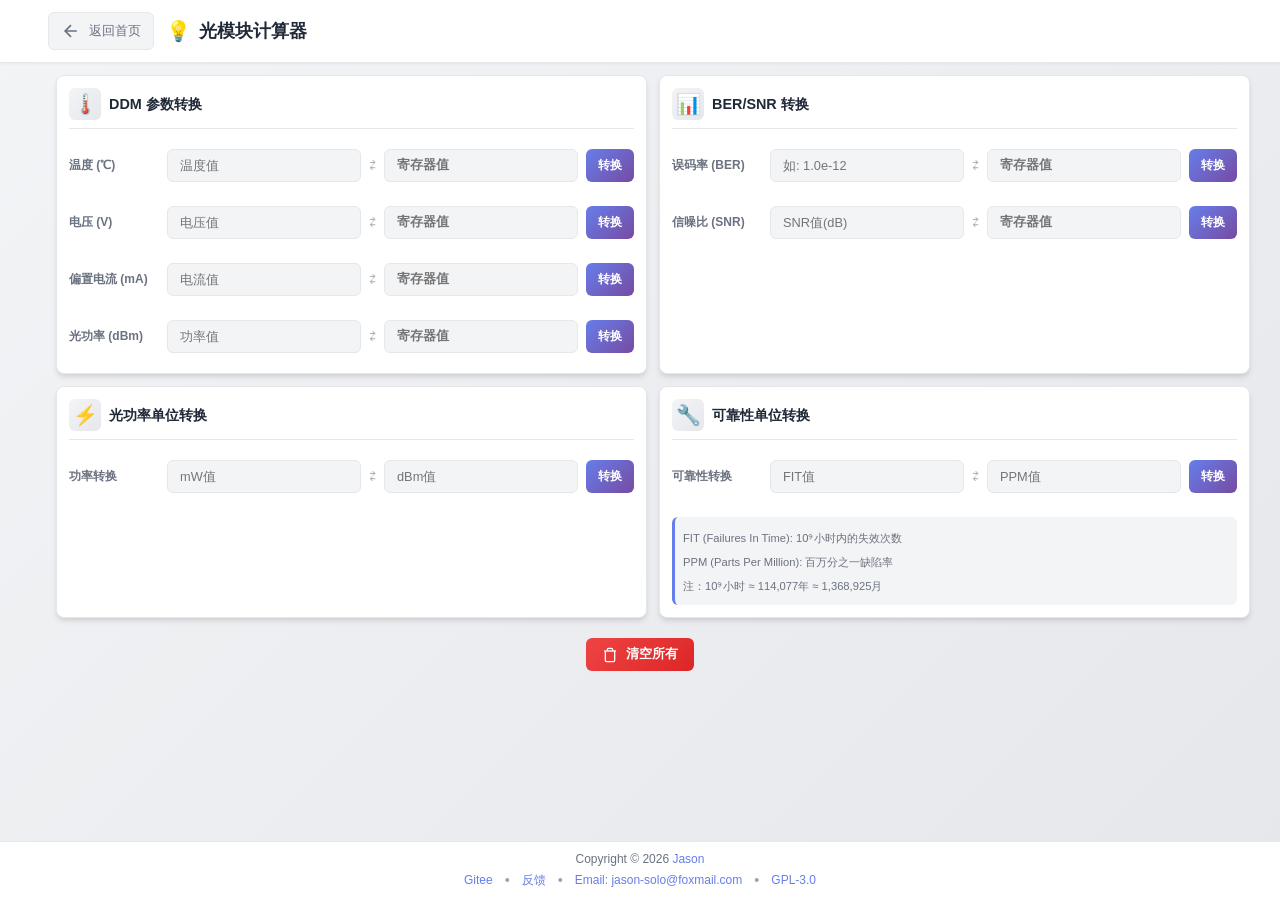
<file: optical/optical.html>
<!DOCTYPE html>
<html lang="zh-CN">
<head>
    <meta charset="UTF-8">
    <meta name="viewport" content="width=device-width, initial-scale=1.0">
    <title>光模块计算器 - JTools-OCalc</title>
    <link rel="stylesheet" href="../home/style.css">
    <link rel="stylesheet" href="optical.css">
    <link rel="icon" href="../assets/JTools-light.ico" type="image/x-icon">
</head>
<body>
    <div class="app-container">
        <!-- 头部导航 -->
        <header class="app-header">
            <div class="header-content">
                <div class="nav-bar">
                    <a href="../home/index.html" class="back-button">
                        <svg width="20" height="20" viewBox="0 0 24 24" fill="none" stroke="currentColor" stroke-width="2">
                            <path d="M19 12H5M12 19l-7-7 7-7"/>
                        </svg>
                        <span>返回首页</span>
                    </a>
                    <div class="page-title">
                        <span class="page-icon">💡</span>
                        <h1>光模块计算器</h1>
                    </div>
                </div>
            </div>
        </header>

        <!-- 主内容区 -->
        <main class="app-main">
            <div class="container">
                <div class="calculator-grid">
                    <!-- DDM参数转换 -->
                    <div class="calculator-card">
                        <div class="card-header">
                            <div class="card-icon">🌡️</div>
                            <h2>DDM 参数转换</h2>
                        </div>

                        <div class="param-list">
                            <!-- 温度 -->
                            <div class="param-row">
                                <div class="param-label">温度 (℃)</div>
                                <input class="input" type="number" id="temperature" placeholder="温度值" step="0.001">
                                <span class="separator">⇄</span>
                                <input class="input hex" type="text" id="tempHex" placeholder="寄存器值">
                                <button class="btn-convert" onclick="convertTemp()">转换</button>
                            </div>

                            <!-- 电压 -->
                            <div class="param-row">
                                <div class="param-label">电压 (V)</div>
                                <input class="input" type="number" id="voltage" placeholder="电压值" step="0.001">
                                <span class="separator">⇄</span>
                                <input class="input hex" type="text" id="voltHex" placeholder="寄存器值">
                                <button class="btn-convert" onclick="convertVolt()">转换</button>
                            </div>

                            <!-- 偏置电流 -->
                            <div class="param-row">
                                <div class="param-label">偏置电流 (mA)</div>
                                <input class="input" type="number" id="current" placeholder="电流值" step="0.001">
                                <span class="separator">⇄</span>
                                <input class="input hex" type="text" id="currentHex" placeholder="寄存器值">
                                <button class="btn-convert" onclick="convertCurrent()">转换</button>
                            </div>

                            <!-- 光功率 -->
                            <div class="param-row">
                                <div class="param-label">光功率 (dBm)</div>
                                <input class="input" type="number" id="power" placeholder="功率值" step="0.001">
                                <span class="separator">⇄</span>
                                <input class="input hex" type="text" id="powerHex" placeholder="寄存器值">
                                <button class="btn-convert" onclick="convertPower()">转换</button>
                            </div>
                        </div>
                    </div>

                    <!-- BER/SNR转换 -->
                    <div class="calculator-card">
                        <div class="card-header">
                            <div class="card-icon">📊</div>
                            <h2>BER/SNR 转换</h2>
                        </div>

                        <div class="param-list">
                            <!-- BER -->
                            <div class="param-row">
                                <div class="param-label">误码率 (BER)</div>
                                <input class="input" type="text" id="ber" placeholder="如: 1.0e-12">
                                <span class="separator">⇄</span>
                                <input class="input hex" type="text" id="berHex" placeholder="寄存器值">
                                <button class="btn-convert" onclick="convertBer()">转换</button>
                            </div>

                            <!-- SNR -->
                            <div class="param-row">
                                <div class="param-label">信噪比 (SNR)</div>
                                <input class="input" type="number" id="snr" placeholder="SNR值(dB)" step="0.01">
                                <span class="separator">⇄</span>
                                <input class="input hex" type="text" id="snrHex" placeholder="寄存器值">
                                <button class="btn-convert" onclick="convertSnr()">转换</button>
                            </div>
                        </div>
                    </div>

                    <!-- 光功率单位转换 -->
                    <div class="calculator-card">
                        <div class="card-header">
                            <div class="card-icon">⚡</div>
                            <h2>光功率单位转换</h2>
                        </div>

                        <div class="param-list">
                            <div class="param-row">
                                <div class="param-label">功率转换</div>
                                <input class="input" type="number" id="mw" placeholder="mW值" step="0.001">
                                <span class="separator">⇄</span>
                                <input class="input" type="number" id="dbm" placeholder="dBm值" step="0.001">
                                <button class="btn-convert" onclick="convertPowerUnit()">转换</button>
                            </div>
                        </div>
                    </div>

                    <!-- 可靠性单位转换 -->
                    <div class="calculator-card">
                        <div class="card-header">
                            <div class="card-icon">🔧</div>
                            <h2>可靠性单位转换</h2>
                        </div>

                        <div class="param-list">
                            <div class="param-row">
                                <div class="param-label">可靠性转换</div>
                                <input class="input" type="number" id="fit" placeholder="FIT值" step="0.001">
                                <span class="separator">⇄</span>
                                <input class="input" type="number" id="ppm" placeholder="PPM值" step="0.001">
                                <button class="btn-convert" onclick="convertReliability()">转换</button>
                            </div>
                            <div class="param-note">
                                <small>FIT (Failures In Time): 10⁹小时内的失效次数</small><br>
                                <small>PPM (Parts Per Million): 百万分之一缺陷率</small><br>
                                <small>注：10⁹小时 ≈ 114,077年 ≈ 1,368,925月</small>
                            </div>
                        </div>
                    </div>
                </div>

                <!-- 清空按钮 -->
                <div class="action-bar">
                    <button class="btn-clear" onclick="clearAll()">
                        <svg width="16" height="16" viewBox="0 0 24 24" fill="none" stroke="currentColor" stroke-width="2">
                            <polyline points="3 6 5 6 21 6"></polyline>
                            <path d="M19 6v14a2 2 0 0 1-2 2H7a2 2 0 0 1-2-2V6m3 0V4a2 2 0 0 1 2-2h4a2 2 0 0 1 2 2v2"></path>
                        </svg>
                        <span>清空所有</span>
                    </button>
                </div>
            </div>
        </main>

        <!-- 页脚 -->
    </div>

    <script src="../assets/config.js"></script>
    <script src="../assets/footer.js"></script>
    <script src="optical.js"></script>
</body>
</html>
</file>
<file: home/style.css>
/* ==================== 全局样式 ==================== */
:root {
    /* 主题色 */
    --primary-gradient: linear-gradient(135deg, #667eea 0%, #764ba2 100%);
    --primary-color: #667eea;
    --primary-dark: #764ba2;

    /* 辅助色 */
    --success-color: #10b981;
    --warning-color: #f59e0b;
    --danger-color: #ef4444;
    --info-color: #3b82f6;

    /* 中性色 */
    --bg-gradient: linear-gradient(135deg, #f3f4f6 0%, #e5e7eb 100%);
    --bg-color: #f3f4f6;
    --card-bg: #ffffff;
    --border-color: #e5e7eb;

    /* 文字颜色 */
    --text-primary: #1f2937;
    --text-secondary: #6b7280;
    --text-light: #9ca3af;

    /* 阴影 */
    --shadow-sm: 0 1px 2px 0 rgba(0, 0, 0, 0.05);
    --shadow-md: 0 4px 6px -1px rgba(0, 0, 0, 0.1), 0 2px 4px -1px rgba(0, 0, 0, 0.06);
    --shadow-lg: 0 10px 15px -3px rgba(0, 0, 0, 0.1), 0 4px 6px -2px rgba(0, 0, 0, 0.05);
    --shadow-xl: 0 20px 25px -5px rgba(0, 0, 0, 0.1), 0 10px 10px -5px rgba(0, 0, 0, 0.04);

    /* 圆角 */
    --radius-sm: 0.375rem;
    --radius-md: 0.5rem;
    --radius-lg: 0.75rem;
    --radius-xl: 1rem;

    /* 间距 */
    --spacing-xs: 0.5rem;
    --spacing-sm: 0.75rem;
    --spacing-md: 1rem;
    --spacing-lg: 1.5rem;
    --spacing-xl: 2rem;
    --spacing-2xl: 3rem;
}

* {
    margin: 0;
    padding: 0;
    box-sizing: border-box;
}

body {
    font-family: -apple-system, BlinkMacSystemFont, 'Segoe UI', 'Roboto', 'Oxygen', 'Ubuntu', 'Cantarell', 'Fira Sans', 'Droid Sans', 'Helvetica Neue', sans-serif;
    background: var(--bg-gradient);
    color: var(--text-primary);
    line-height: 1.6;
    min-height: 100vh;
    -webkit-font-smoothing: antialiased;
    -moz-osx-font-smoothing: grayscale;
}

/* ==================== 应用容器 ==================== */
.app-container {
    display: flex;
    flex-direction: column;
    min-height: 100vh;
    max-height: 100vh;
    overflow: hidden;
}

/* ==================== 头部导航 ==================== */
.app-header {
    background: var(--card-bg);
    border-bottom: 1px solid var(--border-color);
    box-shadow: var(--shadow-sm);
    position: sticky;
    top: 0;
    z-index: 100;
}

.header-content {
    max-width: 1200px;
    margin: 0 auto;
    padding: var(--spacing-sm) var(--spacing-xs);
}

.logo-section {
    display: flex;
    align-items: center;
    gap: var(--spacing-sm);
    margin-bottom: 0;
}

.logo-icon {
    font-size: 1.5rem;
    filter: drop-shadow(0 2px 4px rgba(0, 0, 0, 0.1));
}

.logo-text {
    display: flex;
    align-items: center;
    gap: var(--spacing-xs);
}

.logo-text h1 {
    font-size: 1.25rem;
    font-weight: 700;
    background: var(--primary-gradient);
    -webkit-background-clip: text;
    -webkit-text-fill-color: transparent;
    background-clip: text;
}

.version-badge {
    display: inline-flex;
    align-items: center;
    padding: 0.25rem 0.75rem;
    background: var(--primary-gradient);
    color: white;
    font-size: 0.75rem;
    font-weight: 600;
    border-radius: 9999px;
    letter-spacing: 0.025em;
}

.header-subtitle {
    color: var(--text-secondary);
    font-size: 0.95rem;
    margin-left: calc(2.5rem + var(--spacing-md));
}

/* ==================== 主内容区 ==================== */
.app-main {
    flex: 1;
    padding: var(--spacing-sm) 0;
    display: flex;
    flex-direction: column;
    overflow-y: auto;
}

.container {
    max-width: 1200px;
    margin: 0 auto;
    padding: 0 var(--spacing-md);
}

/* ==================== 工具网格 ==================== */
.tools-grid {
    display: flex;
    flex-wrap: wrap;
    gap: var(--spacing-sm);
    margin-bottom: var(--spacing-sm);
    justify-content: center;
}

.tool-card {
    background: var(--card-bg);
    border-radius: var(--radius-md);
    padding: var(--spacing-md);
    box-shadow: var(--shadow-md);
    cursor: pointer;
    transition: all 0.3s cubic-bezier(0.4, 0, 0.2, 1);
    border: 1px solid var(--border-color);
    position: relative;
    overflow: hidden;
    flex: 1 1 280px;
    max-width: 350px;
    min-width: 250px;
}

.tool-card::before {
    content: '';
    position: absolute;
    top: 0;
    left: 0;
    right: 0;
    height: 4px;
    background: var(--primary-gradient);
    transform: scaleX(0);
    transition: transform 0.3s ease;
}

.tool-card:hover {
    transform: translateY(-4px);
    box-shadow: var(--shadow-xl);
    border-color: var(--primary-color);
}

.tool-card:hover::before {
    transform: scaleX(1);
}

.tool-icon {
    width: 40px;
    height: 40px;
    border-radius: var(--radius-sm);
    display: flex;
    align-items: center;
    justify-content: center;
    font-size: 1.25rem;
    margin-bottom: var(--spacing-xs);
    background: var(--bg-gradient);
}

.tool-card:nth-child(1) .tool-icon {
    background: linear-gradient(135deg, #667eea 0%, #764ba2 100%);
}

.tool-card:nth-child(2) .tool-icon {
    background: linear-gradient(135deg, #f093fb 0%, #f5576c 100%);
}

.tool-card:nth-child(3) .tool-icon {
    background: linear-gradient(135deg, #4facfe 0%, #00f2fe 100%);
}

.tool-card:nth-child(4) .tool-icon {
    background: linear-gradient(135deg, #76b900 0%, #1a1a2e 100%);
}

.tool-card:nth-child(5) .tool-icon {
    background: linear-gradient(135deg, #3b82f6 0%, #1a3a5c 100%);
}

.tool-title {
    font-size: 1rem;
    font-weight: 600;
    color: var(--text-primary);
    margin-bottom: var(--spacing-xs);
}

.tool-description {
    font-size: 0.8rem;
    color: var(--text-secondary);
    line-height: 1.3;
    margin-bottom: var(--spacing-xs);
}

.tool-tags {
    display: flex;
    flex-wrap: wrap;
    gap: var(--spacing-xs);
}

.tool-tag {
    display: inline-flex;
    align-items: center;
    padding: 0.25rem 0.625rem;
    background: var(--bg-color);
    color: var(--text-secondary);
    font-size: 0.75rem;
    font-weight: 500;
    border-radius: var(--radius-sm);
    border: 1px solid var(--border-color);
}

/* ==================== 特性说明 ==================== */
.features-section {
    display: grid;
    grid-template-columns: repeat(auto-fit, minmax(200px, 1fr));
    gap: var(--spacing-md);
    margin-top: var(--spacing-lg);
}

.feature-item {
    display: flex;
    align-items: flex-start;
    gap: var(--spacing-sm);
    padding: var(--spacing-md);
    background: var(--card-bg);
    border-radius: var(--radius-md);
    box-shadow: var(--shadow-sm);
    border: 1px solid var(--border-color);
    transition: all 0.3s ease;
}

.feature-item:hover {
    box-shadow: var(--shadow-md);
    transform: translateY(-2px);
}

.feature-icon {
    font-size: 1.5rem;
    flex-shrink: 0;
}

.feature-text h3 {
    font-size: 0.9rem;
    font-weight: 600;
    color: var(--text-primary);
    margin-bottom: 0.2rem;
}

.feature-text p {
    font-size: 0.8rem;
    color: var(--text-secondary);
    line-height: 1.3;
}

/* ==================== 页脚 ==================== */
.app-footer {
    background: var(--card-bg);
    border-top: 1px solid var(--border-color);
    padding: var(--spacing-xs) 0;
    margin-top: auto;
    flex-shrink: 0;
}

.footer-content {
    max-width: 1200px;
    margin: 0 auto;
    padding: 0 var(--spacing-md);
    text-align: center;
}

.footer-content p {
    color: var(--text-secondary);
    font-size: 0.75rem;
    margin-bottom: 0;
}

.footer-content a {
    color: var(--primary-color);
    text-decoration: none;
    font-weight: 500;
    transition: color 0.2s ease;
}

.footer-content a:hover {
    color: var(--primary-dark);
    text-decoration: underline;
}

.footer-links {
    display: flex;
    justify-content: center;
    align-items: center;
    gap: var(--spacing-sm);
    flex-wrap: wrap;
}

.separator {
    color: var(--text-light);
}

/* ==================== 响应式设计 ==================== */
@media (max-width: 768px) {
    .header-content {
        padding: var(--spacing-sm);
    }

    .logo-section {
        gap: var(--spacing-sm);
    }

    .logo-icon {
        font-size: 1.5rem;
    }

    .logo-text h1 {
        font-size: 1.25rem;
    }

    .header-subtitle {
        margin-left: calc(1.5rem + var(--spacing-sm));
        font-size: 0.8rem;
    }

    .app-main {
        padding: var(--spacing-md) 0;
    }

    .tools-grid {
        grid-template-columns: 1fr;
        gap: var(--spacing-sm);
    }

    .tool-card {
        padding: var(--spacing-md);
    }

    .features-section {
        grid-template-columns: 1fr;
        gap: var(--spacing-sm);
    }

    .feature-item {
        padding: var(--spacing-sm);
    }

    .footer-content {
        padding: 0 var(--spacing-sm);
    }
}

@media (max-width: 480px) {
    .container {
        padding: 0 var(--spacing-xs);
    }

    .logo-text h1 {
        font-size: 1.1rem;
    }

    .version-badge {
        font-size: 0.65rem;
        padding: 0.15rem 0.4rem;
    }

    .tool-icon {
        width: 40px;
        height: 40px;
        font-size: 1.25rem;
    }

    .tool-title {
        font-size: 1rem;
    }

    .tool-description {
        font-size: 0.8rem;
    }

    .feature-icon {
        font-size: 1.25rem;
    }

    .feature-text h3 {
        font-size: 0.85rem;
    }

    .feature-text p {
        font-size: 0.75rem;
    }
}

/* ==================== 动画效果 ==================== */
@keyframes fadeIn {
    from {
        opacity: 0;
        transform: translateY(20px);
    }
    to {
        opacity: 1;
        transform: translateY(0);
    }
}

.tool-card {
    animation: fadeIn 0.5s ease-out;
}

.tool-card:nth-child(1) {
    animation-delay: 0.1s;
}

.tool-card:nth-child(2) {
    animation-delay: 0.2s;
}

.tool-card:nth-child(3) {
    animation-delay: 0.3s;
}

.tool-card:nth-child(4) {
    animation-delay: 0.4s;
}

.tool-card:nth-child(5) {
    animation-delay: 0.5s;
}

.feature-item {
    animation: fadeIn 0.5s ease-out;
}

.feature-item:nth-child(1) {
    animation-delay: 0.4s;
}

.feature-item:nth-child(2) {
    animation-delay: 0.5s;
}

.feature-item:nth-child(3) {
    animation-delay: 0.6s;
}

.feature-item:nth-child(4) {
    animation-delay: 0.7s;
}
</file>
<file: converter/converter.css>
/* ==================== 导航栏样式 ==================== */
.nav-bar {
    display: flex;
    align-items: center;
    gap: var(--spacing-lg);
}

.back-button {
    display: inline-flex;
    align-items: center;
    gap: var(--spacing-xs);
    padding: var(--spacing-xs) var(--spacing-md);
    background: var(--bg-color);
    color: var(--text-secondary);
    text-decoration: none;
    border-radius: var(--radius-md);
    font-size: 0.875rem;
    font-weight: 500;
    transition: all 0.2s ease;
    border: 1px solid var(--border-color);
}

.back-button:hover {
    background: var(--primary-color);
    color: white;
    border-color: var(--primary-color);
    transform: translateX(-2px);
}

.back-button svg {
    transition: transform 0.2s ease;
}

.back-button:hover svg {
    transform: translateX(-2px);
}

.page-title {
    display: flex;
    align-items: center;
    gap: var(--spacing-sm);
}

.page-icon {
    font-size: 1.5rem;
}

.page-title h1 {
    font-size: 1.25rem;
    font-weight: 600;
    color: var(--text-primary);
}

/* ==================== 转换器卡片 ==================== */
.converter-card {
    background: var(--card-bg);
    border-radius: var(--radius-md);
    padding: var(--spacing-md);
    box-shadow: var(--shadow-lg);
    border: 1px solid var(--border-color);
    display: flex;
    flex-direction: column;
    gap: var(--spacing-sm);
}

/* ==================== 进制选择器 ==================== */
.base-selector {
    margin-bottom: var(--spacing-md);
}

.selector-label {
    font-size: 0.8rem;
    font-weight: 600;
    color: var(--text-secondary);
    margin-bottom: var(--spacing-sm);
    text-transform: uppercase;
    letter-spacing: 0.05em;
}

.btn-group {
    display: flex;
    gap: var(--spacing-sm);
    flex-wrap: wrap;
}

.btn {
    flex: 1;
    min-width: 100px;
    padding: var(--spacing-sm) var(--spacing-md);
    background: var(--bg-color);
    color: var(--text-secondary);
    border: 2px solid var(--border-color);
    border-radius: var(--radius-md);
    font-size: 0.85rem;
    font-weight: 500;
    cursor: pointer;
    transition: all 0.3s ease;
    display: flex;
    flex-direction: column;
    align-items: center;
    gap: 0.2rem;
}

.btn-label {
    font-weight: 600;
}

.btn-hint {
    font-size: 0.7rem;
    opacity: 0.7;
    font-family: monospace;
}

.btn:hover {
    background: white;
    border-color: var(--primary-color);
    color: var(--primary-color);
    transform: translateY(-2px);
    box-shadow: var(--shadow-md);
}

.btn-active {
    background: var(--primary-gradient);
    color: white;
    border-color: transparent;
    box-shadow: var(--shadow-md);
}

.btn-active:hover {
    background: var(--primary-gradient);
    color: white;
    border-color: transparent;
    transform: translateY(-2px);
}

/* ==================== 输入区域 ==================== */
.input-section {
    margin-bottom: 0;
}

.input-header {
    display: flex;
    justify-content: space-between;
    align-items: center;
    margin-bottom: var(--spacing-xs);
}

.input-label {
    font-size: 0.75rem;
    font-weight: 600;
    color: var(--text-secondary);
    text-transform: uppercase;
    letter-spacing: 0.05em;
}

.input-box {
    width: 100%;
    padding: var(--spacing-xs) var(--spacing-sm);
    font-family: 'Courier New', Courier, monospace;
    font-size: 0.9rem;
    font-weight: 600;
    border: 2px solid var(--border-color);
    border-radius: var(--radius-sm);
    background: var(--bg-color);
    color: var(--text-primary);
    transition: all 0.3s ease;
    letter-spacing: 0.05em;
}

/* 横向布局容器 */
.inputs-row {
    display: flex;
    gap: var(--spacing-sm);
    flex-wrap: wrap;
}

.inputs-row .input-section {
    flex: 1;
    min-width: 200px;
}

.input-box:focus {
    outline: none;
    border-color: var(--primary-color);
    background: white;
    box-shadow: 0 0 0 3px rgba(102, 126, 234, 0.1);
}

.input-box::placeholder {
    color: var(--text-light);
    font-weight: 400;
}

.input-error {
    border-color: var(--danger-color) !important;
    background: #fef2f2 !important;
}

/* ==================== 结果显示 ==================== */
.results-section {
    display: grid;
    gap: var(--spacing-sm);
    margin-bottom: var(--spacing-md);
}

.result-card {
    background: var(--bg-color);
    border-radius: var(--radius-md);
    padding: var(--spacing-sm) var(--spacing-md);
    border: 1px solid var(--border-color);
    transition: all 0.3s ease;
}

.result-card:hover {
    border-color: var(--primary-color);
    box-shadow: var(--shadow-sm);
}

.result-header {
    display: flex;
    justify-content: space-between;
    align-items: center;
    margin-bottom: var(--spacing-xs);
}

.result-label {
    font-size: 0.75rem;
    font-weight: 600;
    color: var(--text-secondary);
    text-transform: uppercase;
    letter-spacing: 0.05em;
}

.copy-btn {
    background: transparent;
    border: none;
    color: var(--text-light);
    cursor: pointer;
    padding: 0.25rem;
    border-radius: var(--radius-sm);
    transition: all 0.2s ease;
    display: flex;
    align-items: center;
    justify-content: center;
}

.copy-btn:hover {
    color: var(--primary-color);
    background: rgba(102, 126, 234, 0.1);
}

.result-value {
    font-family: 'Courier New', Courier, monospace;
    font-size: 1rem;
    font-weight: 600;
    color: var(--text-primary);
    word-break: break-all;
    line-height: 1.5;
    min-height: 1.5rem;
    letter-spacing: 0.05em;
}

.result-placeholder {
    color: var(--text-light);
    font-weight: 400;
}

.result-value-error {
    color: var(--danger-color);
    font-weight: 500;
}

/* ==================== 数字键盘 ==================== */
.keypad-section {
    margin-bottom: var(--spacing-md);
}

.keypad-title {
    font-size: 0.8rem;
    font-weight: 600;
    color: var(--text-secondary);
    margin-bottom: var(--spacing-sm);
    text-transform: uppercase;
    letter-spacing: 0.05em;
}

.keypad-grid {
    display: grid;
    grid-template-columns: repeat(4, 1fr);
    gap: var(--spacing-xs);
}

.keypad-btn {
    height: 48px;
    background: white;
    border: 2px solid var(--border-color);
    border-radius: var(--radius-md);
    font-size: 1rem;
    font-weight: 600;
    color: var(--text-primary);
    cursor: pointer;
    transition: all 0.2s ease;
    display: flex;
    align-items: center;
    justify-content: center;
}

.keypad-btn:hover:not(.keypad-btn-empty):not(.keypad-btn-disabled) {
    background: var(--primary-color);
    color: white;
    border-color: var(--primary-color);
    transform: translateY(-2px);
    box-shadow: var(--shadow-md);
}

.keypad-btn:active:not(.keypad-btn-empty):not(.keypad-btn-disabled) {
    transform: translateY(0);
}

.keypad-btn-disabled {
    background: var(--bg-color);
    color: var(--text-light);
    cursor: not-allowed;
    opacity: 0.5;
}

.keypad-btn-danger {
    background: linear-gradient(135deg, #ef4444 0%, #dc2626 100%);
    color: white;
    border-color: transparent;
}

.keypad-btn-danger:hover {
    background: linear-gradient(135deg, #dc2626 0%, #b91c1c 100%);
    transform: translateY(-2px);
}

.keypad-btn-warning {
    background: linear-gradient(135deg, #f59e0b 0%, #d97706 100%);
    color: white;
    border-color: transparent;
}

.keypad-btn-warning:hover {
    background: linear-gradient(135deg, #d97706 0%, #b45309 100%);
    transform: translateY(-2px);
}

.keypad-btn-empty {
    background: transparent;
    border-color: transparent;
    cursor: default;
}

/* ==================== 使用提示 ==================== */
.tips-section {
    background: var(--bg-color);
    border-radius: var(--radius-sm);
    padding: var(--spacing-sm);
    border: 1px solid var(--border-color);
    margin-top: 0;
}

.tips-title {
    font-size: 0.75rem;
    font-weight: 600;
    color: var(--text-secondary);
    margin-bottom: var(--spacing-xs);
    text-transform: uppercase;
    letter-spacing: 0.05em;
}

.tips-list {
    list-style: none;
    padding: 0;
    margin: 0;
}

.tips-list li {
    font-size: 0.75rem;
    color: var(--text-secondary);
    padding: 0.2rem 0;
    padding-left: 1rem;
    position: relative;
}

.tips-list li::before {
    content: '•';
    position: absolute;
    left: 0;
    color: var(--primary-color);
    font-weight: bold;
}

/* ==================== 响应式设计 ==================== */
@media (max-width: 768px) {
    .nav-bar {
        flex-direction: column;
        align-items: flex-start;
        gap: var(--spacing-sm);
    }

    .back-button {
        align-self: flex-start;
    }

    .converter-card {
        padding: var(--spacing-md);
    }

    .btn-group {
        flex-direction: column;
    }

    .btn {
        min-width: auto;
    }

    .keypad-btn {
        height: 52px;
        font-size: 0.95rem;
    }

    .result-value {
        font-size: 0.95rem;
    }
}

@media (max-width: 480px) {
    .converter-card {
        padding: var(--spacing-sm);
    }

    .keypad-btn {
        height: 48px;
        font-size: 0.9rem;
    }

    .input-box {
        font-size: 0.95rem;
        padding: var(--spacing-xs) var(--spacing-sm);
    }

    .result-value {
        font-size: 0.9rem;
    }

    .tips-list li {
        font-size: 0.75rem;
    }
}

/* ==================== 动画效果 ==================== */
@keyframes fadeIn {
    from {
        opacity: 0;
        transform: translateY(10px);
    }
    to {
        opacity: 1;
        transform: translateY(0);
    }
}

.converter-card {
    animation: fadeIn 0.4s ease-out;
}

.result-card {
    animation: fadeIn 0.4s ease-out;
}

.result-card:nth-child(1) {
    animation-delay: 0.1s;
}

.result-card:nth-child(2) {
    animation-delay: 0.2s;
}

.result-card:nth-child(3) {
    animation-delay: 0.3s;
}
</file>
<file: hexascii/hexascii.css>
/* ==================== 导航栏样式 ==================== */
.nav-bar {
    display: flex;
    align-items: center;
    gap: var(--spacing-lg);
}

.back-button {
    display: inline-flex;
    align-items: center;
    gap: var(--spacing-xs);
    padding: var(--spacing-xs) var(--spacing-md);
    background: var(--bg-color);
    color: var(--text-secondary);
    text-decoration: none;
    border-radius: var(--radius-md);
    font-size: 0.875rem;
    font-weight: 500;
    transition: all 0.2s ease;
    border: 1px solid var(--border-color);
}

.back-button:hover {
    background: var(--primary-color);
    color: white;
    border-color: var(--primary-color);
    transform: translateX(-2px);
}

.back-button svg {
    transition: transform 0.2s ease;
}

.back-button:hover svg {
    transform: translateX(-2px);
}

.page-title {
    display: flex;
    align-items: center;
    gap: var(--spacing-sm);
}

.page-icon {
    font-size: 1.5rem;
}

.page-title h1 {
    font-size: 1.25rem;
    font-weight: 600;
    color: var(--text-primary);
}

/* ==================== 转换器卡片 ==================== */
.converter-card {
    background: var(--card-bg);
    border-radius: var(--radius-md);
    padding: var(--spacing-md);
    box-shadow: var(--shadow-lg);
    border: 1px solid var(--border-color);
    display: flex;
    flex-direction: column;
    gap: var(--spacing-sm);
}

/* 横向布局容器 */
.inputs-row {
    display: flex;
    gap: var(--spacing-sm);
    flex-wrap: wrap;
}

.inputs-row .input-section {
    flex: 1;
    min-width: 280px;
}

/* ==================== 输入区域 ==================== */
.input-section {
    margin-bottom: 0;
}

.section-header {
    display: flex;
    justify-content: space-between;
    align-items: center;
    margin-bottom: var(--spacing-xs);
}

.section-title {
    display: flex;
    align-items: center;
    gap: var(--spacing-xs);
    font-size: 0.85rem;
    font-weight: 600;
    color: var(--text-primary);
}

.section-icon {
    font-size: 1rem;
}

.copy-btn {
    background: transparent;
    border: none;
    color: var(--text-light);
    cursor: pointer;
    padding: 0.5rem;
    border-radius: var(--radius-md);
    transition: all 0.2s ease;
    display: flex;
    align-items: center;
    justify-content: center;
}

.copy-btn:hover {
    color: var(--primary-color);
    background: rgba(102, 126, 234, 0.1);
}

.input-box {
    width: 100%;
    padding: var(--spacing-xs) var(--spacing-sm);
    font-family: 'Courier New', Courier, monospace;
    font-size: 0.85rem;
    line-height: 1.4;
    border: 2px solid var(--border-color);
    border-radius: var(--radius-sm);
    background: var(--bg-color);
    color: var(--text-primary);
    resize: vertical;
    min-height: 80px;
    max-height: 200px;
    transition: all 0.3s ease;
    box-sizing: border-box;
}

.input-box:focus {
    outline: none;
    border-color: var(--primary-color);
    background: white;
    box-shadow: 0 0 0 3px rgba(102, 126, 234, 0.1);
}

.input-box::placeholder {
    color: var(--text-light);
}

.input-box.error {
    border-color: var(--danger-color);
    background: #fef2f2;
}

/* ==================== 按钮组 ==================== */
.btn-group {
    display: flex;
    gap: var(--spacing-xs);
    margin-top: var(--spacing-xs);
}

.btn {
    flex: 1;
    display: inline-flex;
    align-items: center;
    justify-content: center;
    gap: var(--spacing-xs);
    padding: var(--spacing-xs) var(--spacing-sm);
    border: none;
    border-radius: var(--radius-sm);
    font-size: 0.8rem;
    font-weight: 600;
    cursor: pointer;
    transition: all 0.3s ease;
}

.btn-primary {
    background: var(--primary-gradient);
    color: white;
    box-shadow: var(--shadow-md);
}

.btn-primary:hover {
    transform: translateY(-2px);
    box-shadow: var(--shadow-lg);
}

.btn-secondary {
    background: var(--bg-color);
    color: var(--text-secondary);
    border: 2px solid var(--border-color);
}

.btn-secondary:hover {
    background: white;
    border-color: var(--primary-color);
    color: var(--primary-color);
    transform: translateY(-2px);
}

.btn svg {
    flex-shrink: 0;
}

/* ==================== 转换指示器 ==================== */
.convert-indicator {
    display: none;
}

.indicator-line {
    flex: 1;
    height: 2px;
    background: linear-gradient(90deg, transparent, var(--border-color), transparent);
}

.indicator-icon {
    font-size: 1.1rem;
    color: var(--primary-color);
    animation: bounce 2s infinite;
}

@keyframes bounce {
    0%, 100% {
        transform: translateY(0);
    }
    50% {
        transform: translateY(-5px);
    }
}

/* ==================== 使用提示 ==================== */
.tips-section {
    background: var(--bg-color);
    border-radius: var(--radius-sm);
    padding: var(--spacing-sm);
    border: 1px solid var(--border-color);
    margin-top: 0;
}

.tips-title {
    font-size: 0.75rem;
    font-weight: 600;
    color: var(--text-secondary);
    margin-bottom: var(--spacing-xs);
    text-transform: uppercase;
    letter-spacing: 0.05em;
}

.tips-list {
    list-style: none;
    padding: 0;
    margin: 0;
}

.tips-list li {
    font-size: 0.75rem;
    color: var(--text-secondary);
    padding: 0.2rem 0;
    padding-left: 1rem;
    position: relative;
}

.tips-list li::before {
    content: '•';
    position: absolute;
    left: 0;
    color: var(--primary-color);
    font-weight: bold;
}

/* ==================== 错误提示 ==================== */
.error-message {
    color: var(--danger-color);
    font-size: 0.875rem;
    margin-top: var(--spacing-xs);
    display: none;
    animation: shake 0.3s ease;
}

.error-message.visible {
    display: block;
}

@keyframes shake {
    0%, 100% {
        transform: translateX(0);
    }
    25% {
        transform: translateX(-5px);
    }
    75% {
        transform: translateX(5px);
    }
}

/* ==================== 响应式设计 ==================== */
@media (max-width: 768px) {
    .nav-bar {
        flex-direction: column;
        align-items: flex-start;
        gap: var(--spacing-sm);
    }

    .back-button {
        align-self: flex-start;
    }

    .converter-card {
        padding: var(--spacing-md);
    }

    .btn-group {
        flex-direction: column;
    }

    .btn {
        width: 100%;
    }

    .input-box {
        min-height: 90px;
        font-size: 0.85rem;
    }

    .section-title {
        font-size: 0.85rem;
    }

    .tips-list li {
        font-size: 0.75rem;
    }
}

@media (max-width: 480px) {
    .converter-card {
        padding: var(--spacing-sm);
    }

    .section-title {
        font-size: 0.8rem;
    }

    .input-box {
        padding: var(--spacing-xs) var(--spacing-sm);
        font-size: 0.8rem;
        min-height: 80px;
    }

    .btn {
        font-size: 0.8rem;
        padding: var(--spacing-xs) var(--spacing-sm);
    }
}

/* ==================== 动画效果 ==================== */
@keyframes fadeIn {
    from {
        opacity: 0;
        transform: translateY(10px);
    }
    to {
        opacity: 1;
        transform: translateY(0);
    }
}

.converter-card {
    animation: fadeIn 0.4s ease-out;
}

.input-section {
    animation: fadeIn 0.4s ease-out;
}

.input-section:nth-child(1) {
    animation-delay: 0.1s;
}

.input-section:nth-child(3) {
    animation-delay: 0.2s;
}
</file>
<file: optical/optical.css>
/* ==================== 导航栏样式 ==================== */
.nav-bar {
    display: flex;
    align-items: center;
    gap: var(--spacing-sm);
}

.back-button {
    display: inline-flex;
    align-items: center;
    gap: var(--spacing-xs);
    padding: var(--spacing-xs) var(--spacing-sm);
    background: var(--bg-color);
    color: var(--text-secondary);
    text-decoration: none;
    border-radius: var(--radius-sm);
    font-size: 0.8rem;
    font-weight: 500;
    transition: all 0.2s ease;
    border: 1px solid var(--border-color);
}

.back-button:hover {
    background: var(--primary-color);
    color: white;
    border-color: var(--primary-color);
    transform: translateX(-2px);
}

.back-button svg {
    transition: transform 0.2s ease;
}

.back-button:hover svg {
    transform: translateX(-2px);
}

.page-title {
    display: flex;
    align-items: center;
    gap: var(--spacing-xs);
}

.page-icon {
    font-size: 1.25rem;
}

.page-title h1 {
    font-size: 1.1rem;
    font-weight: 600;
    color: var(--text-primary);
}

/* ==================== 计算器网格 ==================== */
.calculator-grid {
    display: grid;
    grid-template-columns: repeat(2, 1fr);
    gap: var(--spacing-sm);
    margin-bottom: var(--spacing-sm);
}

/* ==================== 计算器卡片 ==================== */
.calculator-card {
    background: var(--card-bg);
    border-radius: var(--radius-md);
    padding: var(--spacing-sm);
    box-shadow: var(--shadow-md);
    border: 1px solid var(--border-color);
    transition: all 0.3s ease;
}

.calculator-card:hover {
    box-shadow: var(--shadow-lg);
    transform: translateY(-2px);
}

.card-header {
    display: flex;
    align-items: center;
    gap: var(--spacing-xs);
    margin-bottom: var(--spacing-sm);
    padding-bottom: var(--spacing-xs);
    border-bottom: 1px solid var(--border-color);
}

.card-icon {
    font-size: 1.25rem;
    width: 32px;
    height: 32px;
    display: flex;
    align-items: center;
    justify-content: center;
    background: var(--bg-gradient);
    border-radius: var(--radius-sm);
}

.card-header h2 {
    font-size: 0.9rem;
    font-weight: 600;
    color: var(--text-primary);
}

/* ==================== 参数列表 ==================== */
.param-list {
    display: flex;
    flex-direction: column;
    gap: var(--spacing-xs);
}

.param-row {
    display: flex;
    align-items: center;
    gap: var(--spacing-xs);
    padding: var(--spacing-xs) 0;
}

.param-note {
    margin-top: var(--spacing-xs);
    padding: var(--spacing-xs);
    background: var(--bg-color);
    border-radius: var(--radius-sm);
    border-left: 3px solid var(--primary-color);
    color: var(--text-secondary);
    line-height: 1.5;
}

.param-note small {
    font-size: 0.7rem;
}

.param-label {
    font-size: 0.75rem;
    font-weight: 600;
    color: var(--text-secondary);
    min-width: 90px;
    flex-shrink: 0;
}

.input {
    flex: 1;
    min-width: 0;
    padding: var(--spacing-xs) var(--spacing-sm);
    font-size: 0.8rem;
    border: 1px solid var(--border-color);
    border-radius: var(--radius-sm);
    background: var(--bg-color);
    color: var(--text-primary);
    transition: all 0.2s ease;
}

.input:focus {
    outline: none;
    border-color: var(--primary-color);
    background: white;
    box-shadow: 0 0 0 2px rgba(102, 126, 234, 0.1);
}

.input.hex {
    font-family: 'Courier New', Courier, monospace;
    font-weight: 600;
}

.separator {
    font-size: 0.9rem;
    color: var(--text-light);
    flex-shrink: 0;
}

.btn-convert {
    padding: var(--spacing-xs) var(--spacing-sm);
    background: var(--primary-gradient);
    color: white;
    border: none;
    border-radius: var(--radius-sm);
    font-size: 0.75rem;
    font-weight: 600;
    cursor: pointer;
    transition: all 0.2s ease;
    white-space: nowrap;
    flex-shrink: 0;
}

.btn-convert:hover {
    transform: translateY(-1px);
    box-shadow: var(--shadow-md);
}

.btn-convert:active {
    transform: translateY(0);
}

/* ==================== 操作栏 ==================== */
.action-bar {
    display: flex;
    justify-content: center;
    padding: var(--spacing-xs) 0;
}

.btn-clear {
    display: inline-flex;
    align-items: center;
    gap: var(--spacing-xs);
    padding: var(--spacing-xs) var(--spacing-md);
    background: linear-gradient(135deg, #ef4444 0%, #dc2626 100%);
    color: white;
    border: none;
    border-radius: var(--radius-sm);
    font-size: 0.8rem;
    font-weight: 600;
    cursor: pointer;
    transition: all 0.2s ease;
}

.btn-clear:hover {
    transform: translateY(-1px);
    box-shadow: var(--shadow-md);
}

.btn-clear:active {
    transform: translateY(0);
}

/* ==================== 响应式设计 ==================== */
@media (max-width: 1024px) {
    .calculator-grid {
        grid-template-columns: 1fr;
    }
}

@media (max-width: 768px) {
    .nav-bar {
        flex-direction: column;
        align-items: flex-start;
        gap: var(--spacing-xs);
    }

    .back-button {
        align-self: flex-start;
    }

    .param-row {
        flex-wrap: wrap;
    }

    .param-label {
        width: 100%;
        margin-bottom: var(--spacing-xs);
    }

    .input {
        flex: 1 1 calc(50% - var(--spacing-xs));
    }

    .btn-convert {
        width: 100%;
        margin-top: var(--spacing-xs);
    }
}

@media (max-width: 480px) {
    .calculator-card {
        padding: var(--spacing-xs);
    }

    .card-header {
        margin-bottom: var(--spacing-xs);
    }

    .param-label {
        font-size: 0.7rem;
        min-width: 80px;
    }

    .input {
        font-size: 0.75rem;
        padding: 0.3rem var(--spacing-xs);
    }

    .btn-convert {
        font-size: 0.7rem;
        padding: 0.3rem var(--spacing-sm);
    }
}

/* ==================== 动画效果 ==================== */
@keyframes fadeIn {
    from {
        opacity: 0;
        transform: translateY(10px);
    }
    to {
        opacity: 1;
        transform: translateY(0);
    }
}

.calculator-card {
    animation: fadeIn 0.4s ease-out;
}

.calculator-card:nth-child(1) {
    animation-delay: 0.1s;
}

.calculator-card:nth-child(2) {
    animation-delay: 0.2s;
}

.calculator-card:nth-child(3) {
    animation-delay: 0.3s;
}

.calculator-card:nth-child(4) {
    animation-delay: 0.4s;
}
</file>
